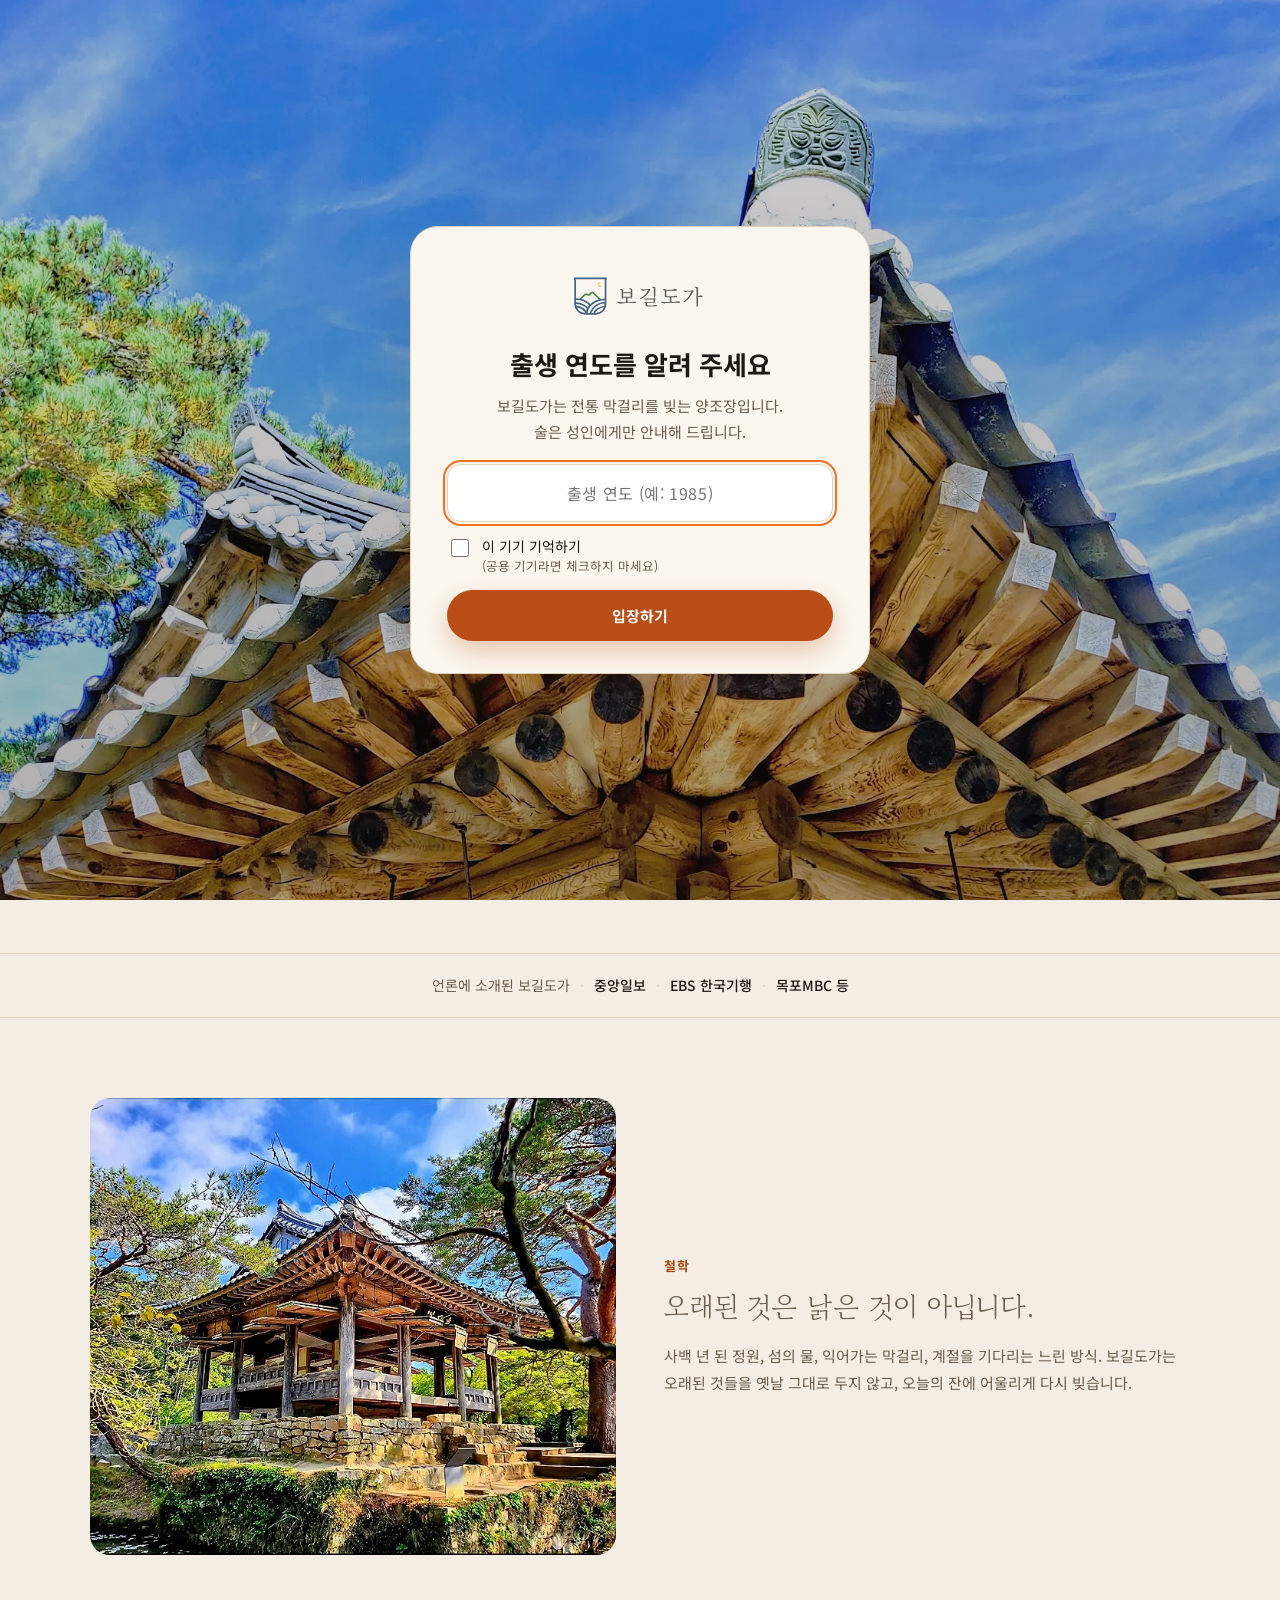
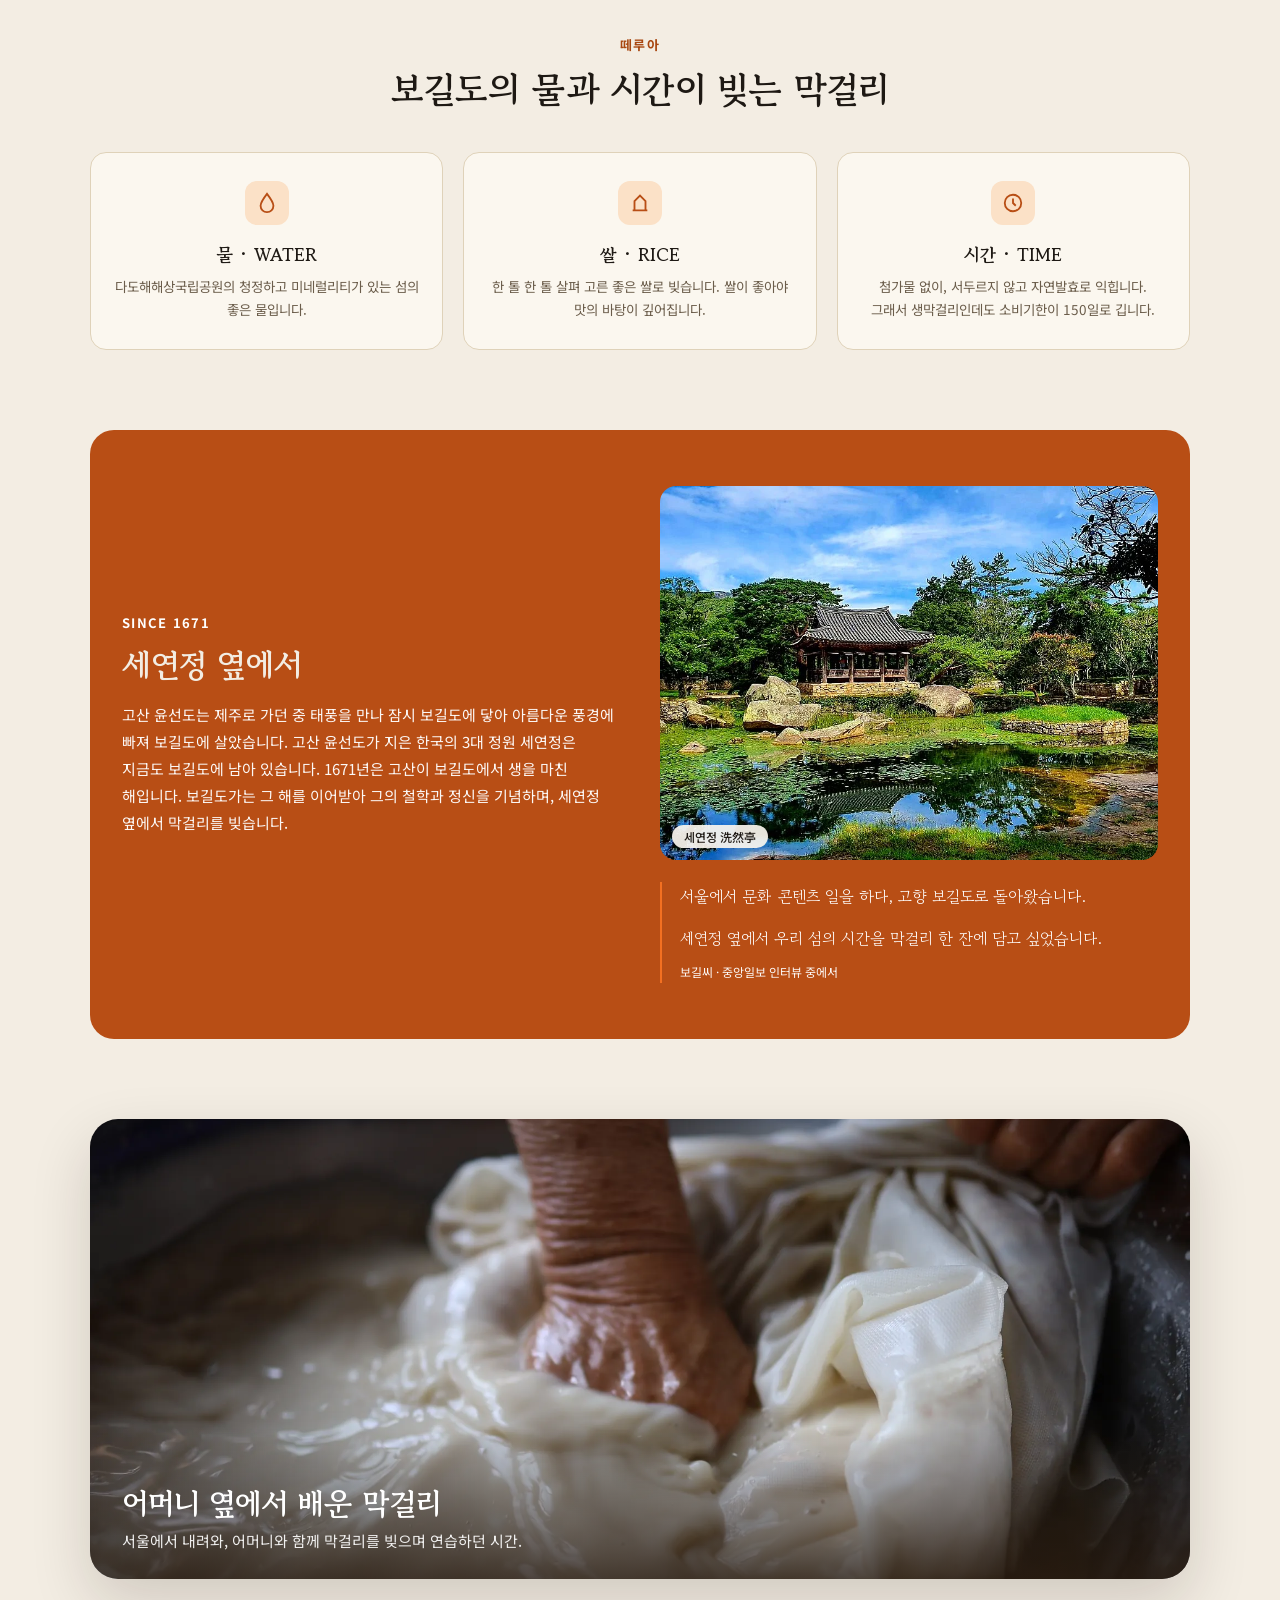
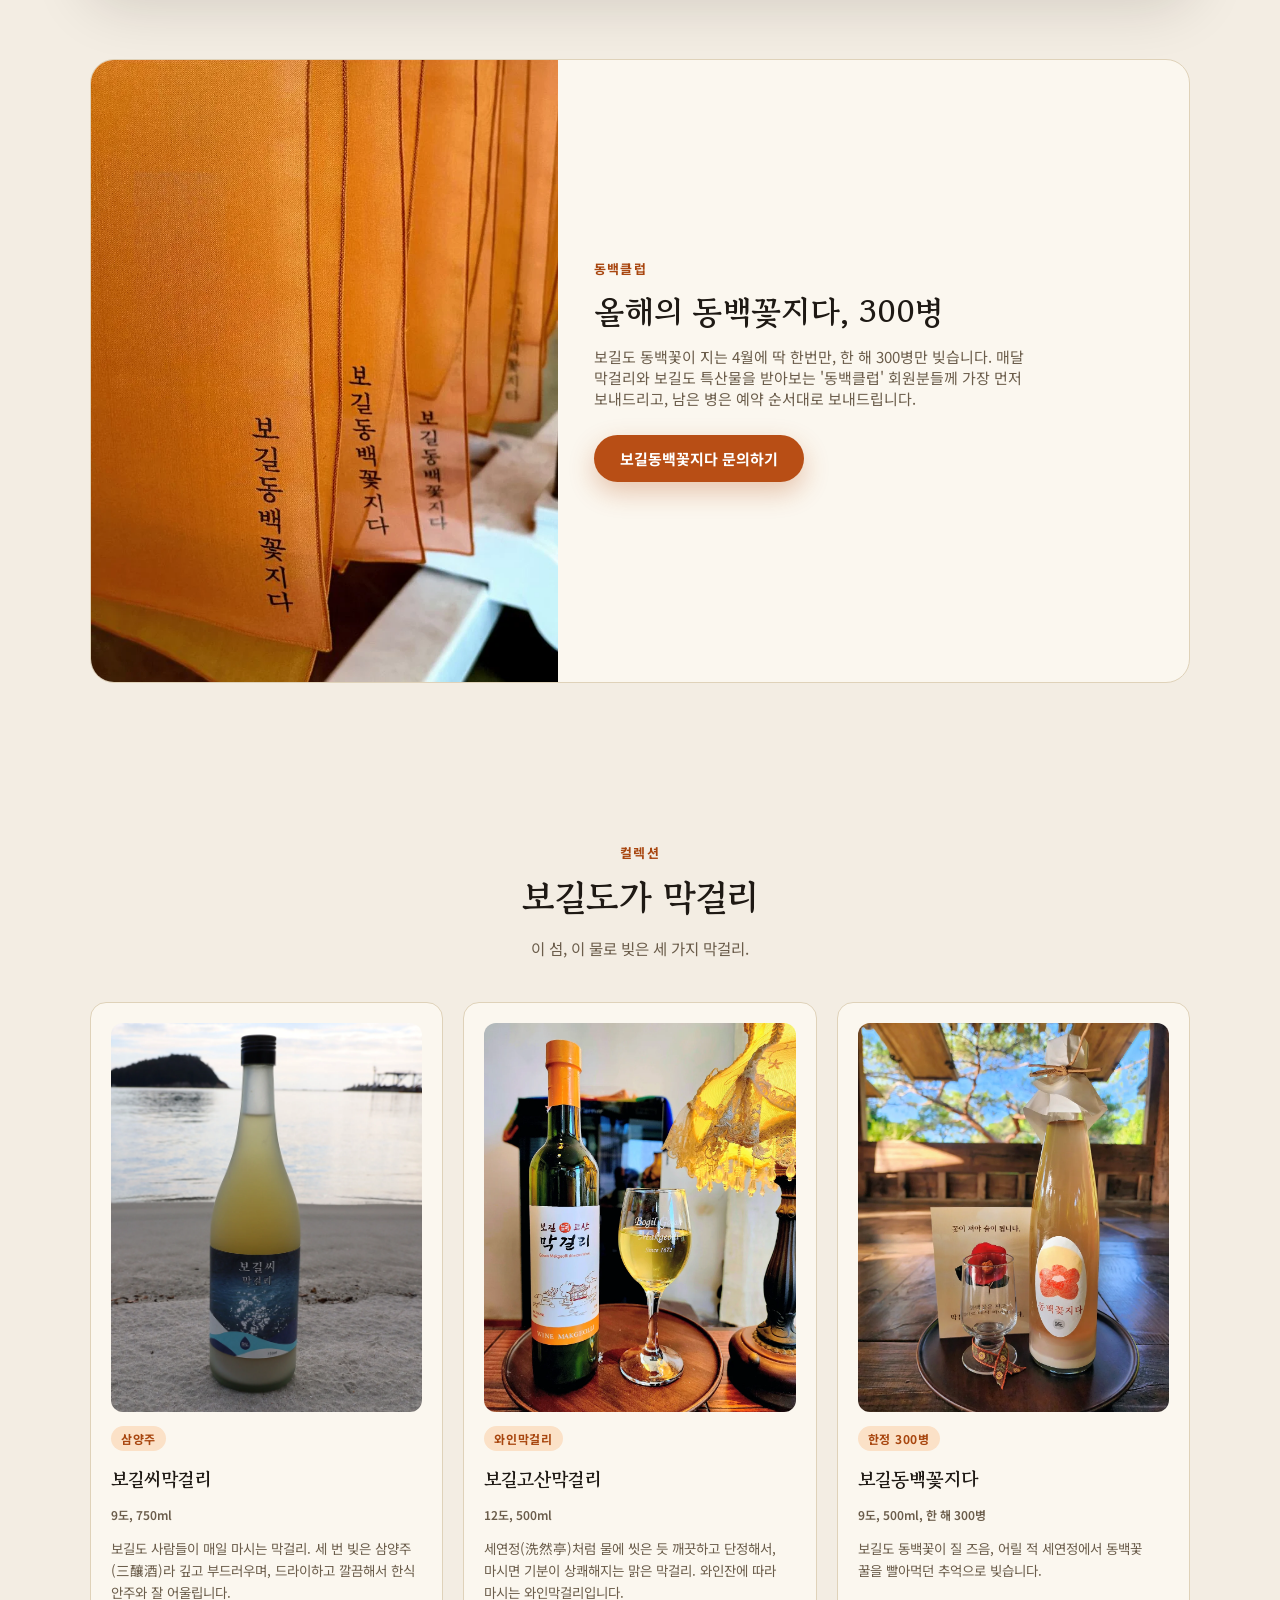
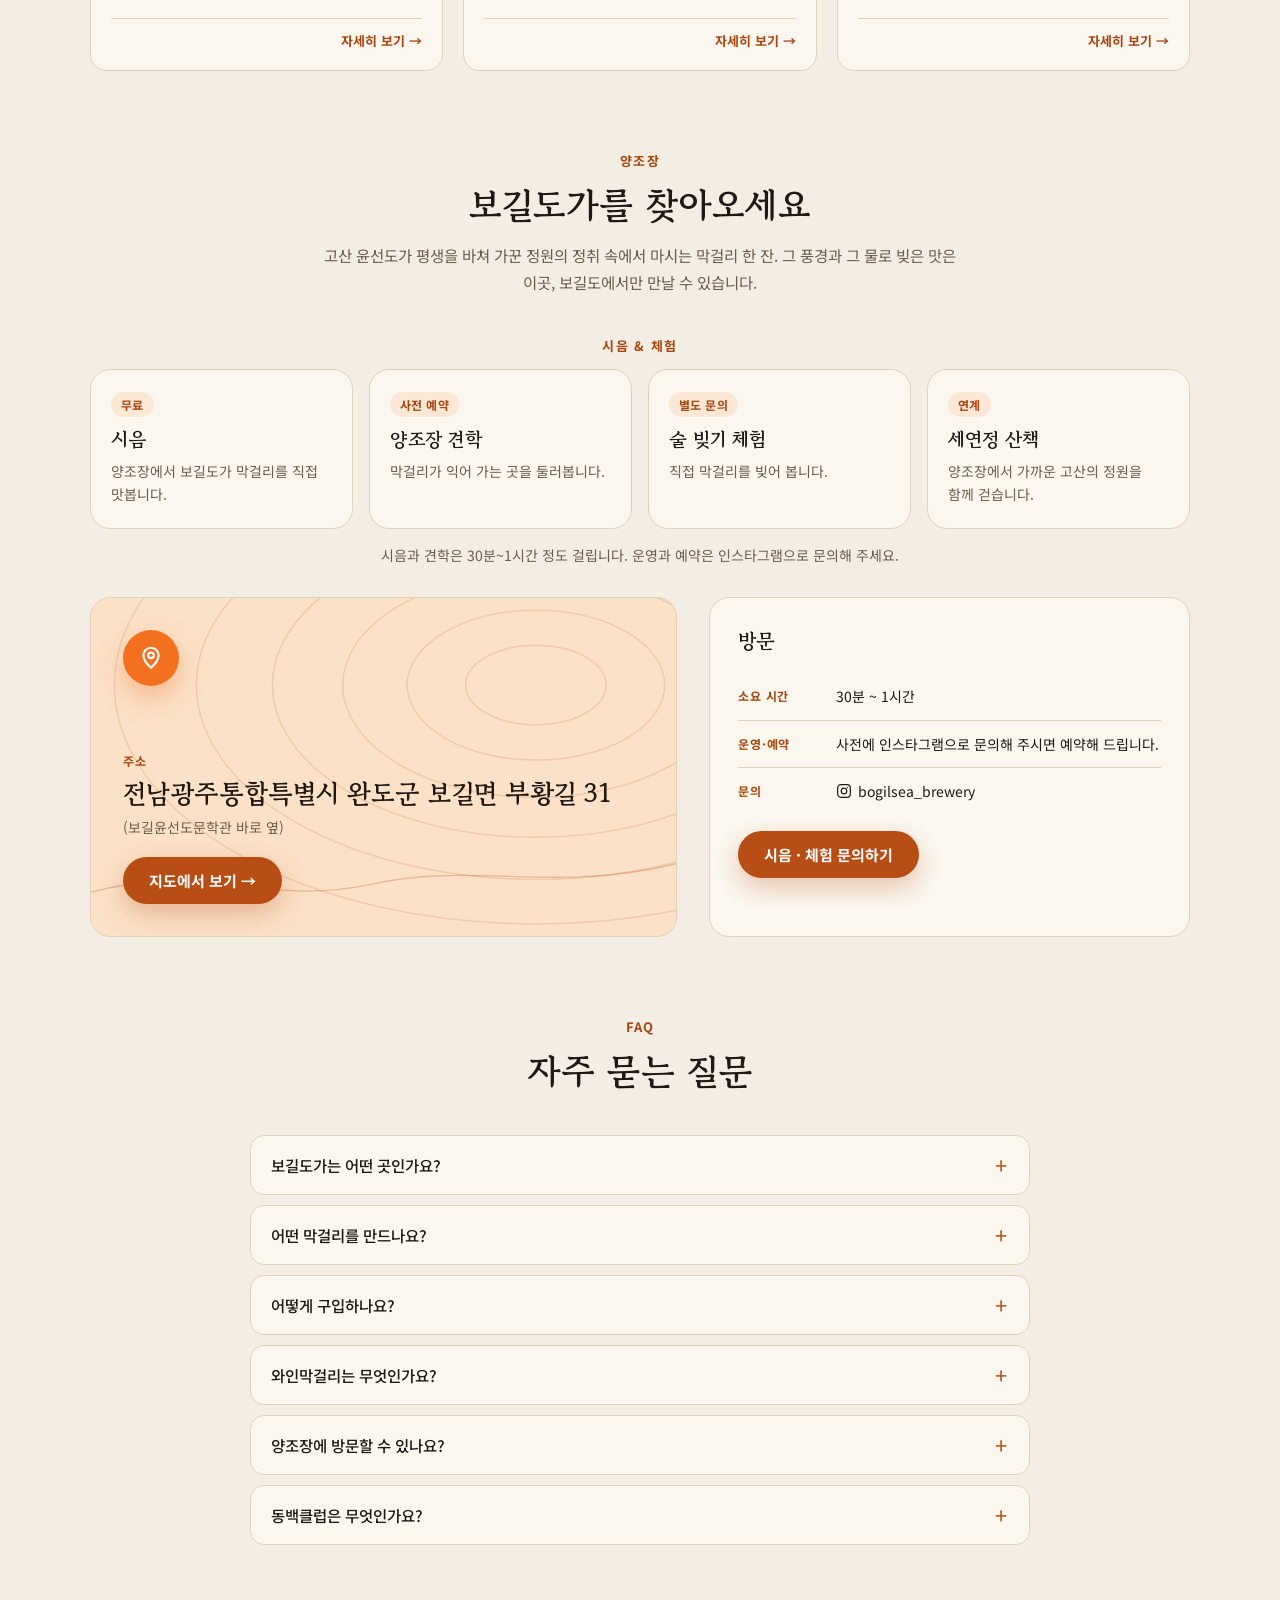
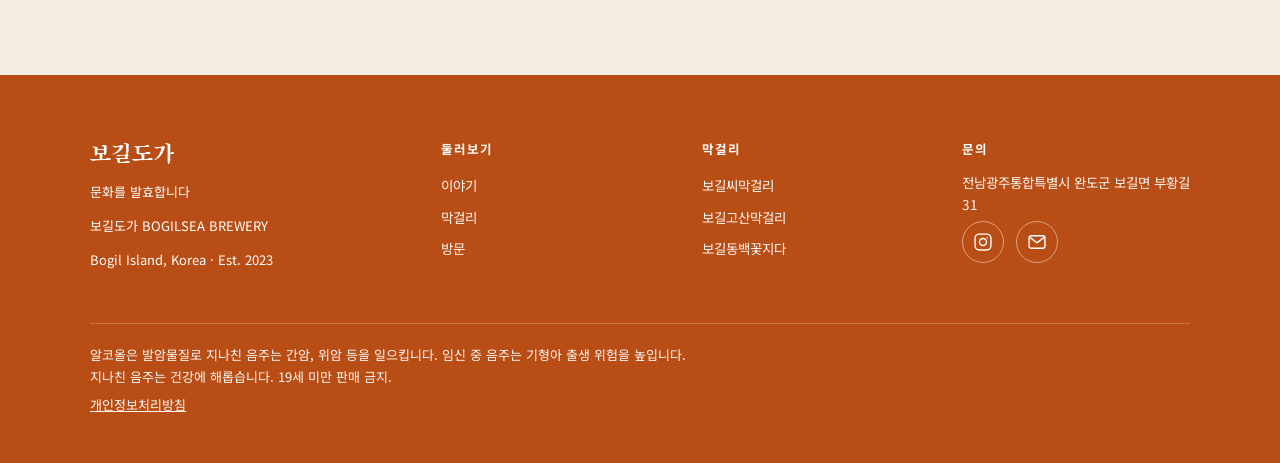
<file: index.html>
<!doctype html>
<html lang="ko">
<head>
<meta charset="utf-8">
<meta name="viewport" content="width=device-width, initial-scale=1, viewport-fit=cover">
<title>보길도가, 옛것을 위대하게 - 고산 윤선도의 섬 보길도 막걸리</title>
<meta name="description" content="보길도가는 고산 윤선도의 정원 세연정 옆에서 섬의 물로 막걸리를 빚습니다. 보길씨막걸리, 보길고산막걸리, 보길동백꽃지다.">
<link rel="canonical" href="https://bogilsea.com/">
<link rel="alternate" hreflang="ko" href="https://bogilsea.com/"><link rel="alternate" hreflang="en" href="https://bogilsea.com/en/"><link rel="alternate" hreflang="x-default" href="https://bogilsea.com/">
<meta name="robots" content="index,follow,max-image-preview:large">
<meta name="naver-site-verification" content="10f4b852807bdcfb7e4411a5003720b86f507a20">
<meta name="theme-color" content="#F3EDE3">
<link rel="alternate" type="application/rss+xml" title="보길도가" href="https://bogilsea.com/rss.xml">
<meta property="og:type" content="website"><meta property="og:site_name" content="보길도가"><meta property="og:locale" content="ko_KR">
<meta property="og:title" content="보길도가, 옛것을 위대하게 - 보길도에서 빚는 막걸리"><meta property="og:description" content="고산 윤선도가 사랑한 섬, 보길도에서 빚는 막걸리"><meta property="og:url" content="https://bogilsea.com/">
<meta property="og:image" content="https://bogilsea.com/assets/og-ko.png"><meta property="og:image:width" content="1200"><meta property="og:image:height" content="630">
<meta name="twitter:card" content="summary_large_image">
<link rel="icon" href="assets/favicon.svg" type="image/svg+xml"><link rel="apple-touch-icon" href="assets/apple-touch-icon.png">
<link rel="preconnect" href="https://fonts.googleapis.com"><link rel="preconnect" href="https://fonts.gstatic.com" crossorigin>
<link href="https://fonts.googleapis.com/css2?family=Gowun+Batang:wght@400;700&family=Song+Myung&family=Noto+Sans+KR:wght@400;500;700;900&display=swap" rel="stylesheet">
<link rel="stylesheet" href="assets/site.css?v=31">

<script type="application/ld+json">{"@context": "https://schema.org", "@graph": [{"@type": ["Brewery", "LocalBusiness"], "@id": "https://bogilsea.com/#brewery", "name": "보길도가", "alternateName": ["보길도가", "Bogilsea Brewery"], "url": "https://bogilsea.com/", "logo": "https://bogilsea.com/assets/logo-light.png", "image": "https://bogilsea.com/assets/hero-seyeonjeong.webp", "description": "보길도가는 전남 완도군 보길도, 고산 윤선도의 정원 세연정 옆에서 막걸리를 빚는 양조장입니다. 보길씨막걸리, 보길고산막걸리, 보길동백꽃지다를 만듭니다.", "slogan": "옛것을 위대하게", "foundingDate": "2023-04-01", "founder": {"@type": "Person", "name": "박영수", "alternateName": "보길씨"}, "address": {"@type": "PostalAddress", "streetAddress": "부황길 31", "addressLocality": "완도군 보길면", "addressRegion": "전남광주통합특별시", "addressCountry": "KR"}, "sameAs": ["https://www.instagram.com/bogilsea_brewery", "https://www.sooldalda.com/breweries/%EB%B3%B4%EA%B8%B8%EB%8F%84%EA%B0%80", "http://www.wandonews.com/news/articleView.html?idxno=301829"]}, {"@type": "WebSite", "@id": "https://bogilsea.com/#website", "url": "https://bogilsea.com/", "name": "보길도가", "inLanguage": "ko"}, {"@type": "ItemList", "itemListElement": [{"@type": "ListItem", "position": 1, "url": "https://bogilsea.com/ssi/", "name": "보길씨막걸리"}, {"@type": "ListItem", "position": 2, "url": "https://bogilsea.com/gosan/", "name": "보길고산막걸리"}, {"@type": "ListItem", "position": 3, "url": "https://bogilsea.com/dongbaek/", "name": "보길동백꽃지다"}]}, {"@type": "FAQPage", "mainEntity": [{"@type": "Question", "name": "보길도가는 어떤 곳인가요?", "acceptedAnswer": {"@type": "Answer", "text": "보길도가(BOGILSEA BREWERY)는 전남 완도군 보길도에 있는 막걸리 양조장입니다. 고산 윤선도의 정원 세연정 옆에서 보길도의 물로 막걸리를 빚습니다. 브랜드 철학은 \"옛것을 위대하게\"입니다."}}, {"@type": "Question", "name": "어떤 막걸리를 만드나요?", "acceptedAnswer": {"@type": "Answer", "text": "세 가지를 빚습니다. 매일 마시는 삼양주 보길씨막걸리(9도), 와인잔에 따라 마시는 맑은 보길고산막걸리(12도), 동백꽃이 질 즈음 한 해 300병만 빚는 보길동백꽃지다(9도)입니다."}}, {"@type": "Question", "name": "어떻게 구입하나요?", "acceptedAnswer": {"@type": "Answer", "text": "인스타그램 @bogilsea_brewery 프로필 링크의 구글폼을 작성해 주시면 주문이 접수됩니다."}}, {"@type": "Question", "name": "와인막걸리는 무엇인가요?", "acceptedAnswer": {"@type": "Answer", "text": "보길고산막걸리를 가리킵니다. 탁하지 않고 맑게 떠낸 12도 막걸리로, 와인잔에 차게 따라 화이트 와인처럼 천천히 마시기 좋습니다."}}, {"@type": "Question", "name": "양조장에 방문할 수 있나요?", "acceptedAnswer": {"@type": "Answer", "text": "네, 양조장에 방문하실 수 있습니다. 사전에 연락 주시면 예약해 드립니다. 인스타그램으로 문의해 주세요."}}, {"@type": "Question", "name": "동백클럽은 무엇인가요?", "acceptedAnswer": {"@type": "Answer", "text": "매달 보길도가 막걸리와 보길도 특산물을 받아보는 구독 모임입니다. 회원에게는 한 해 300병 빚는 보길동백꽃지다를 가장 먼저 보내드립니다. 가입은 인스타그램 @bogilsea_brewery로 문의해 주세요."}}]}]}</script>
<script>(function(){var ok=0;try{ok=localStorage.getItem('bogilsea_age_ok')==='1'||sessionStorage.getItem('bogilsea_age_ok')==='1'}catch(e){}if(!ok)document.documentElement.className+=' age-pending'})();</script><!-- Google tag (gtag.js) -->
<script async src="https://www.googletagmanager.com/gtag/js?id=G-2MM0JDY4N4"></script>
<script>
  window.dataLayer = window.dataLayer || [];
  function gtag(){dataLayer.push(arguments);}
  gtag('js', new Date());
  gtag('config', 'G-2MM0JDY4N4');
</script>
</head>
<body>
<a class="skip" href="#main" style="position:absolute;left:-999px;top:8px;background:#B84E15;color:#fff;padding:8px 14px;z-index:99;border-radius:8px" onfocus="this.style.left='8px'" onblur="this.style.left='-999px'">본문으로 건너뛰기</a>
<header class="nav" id="siteNav"><div class="wrap nav-inner"><a class="brand-mark" href="./" aria-label="보길도가 처음으로"><img src="assets/logo.svg" alt="" class="brand-logo" width="84" height="34"></a><nav class="links" aria-label="Main"><a href="#collection">막걸리</a></nav><div class="nav-right"><a class="lang" href="en/" hreflang="en" lang="en">EN</a><a class="nav-cta" href="#visit">방문 문의하기 →</a></div></div></header>
<main class="wrap" id="main">
<section class="hero-section"><div class="hero-grid"><div class="hero-copy"><h1>옛것을 위대하게,<br/>보길도가</h1><p class="desc">고산 윤선도가 사랑한 섬, 보길도에서 빚는 수제 막걸리</p><div class="hero-actions"><a class="btn-primary" href="#collection">막걸리 보러가기</a></div></div><div class="hero-media"><div class="hero-wash"></div><div class="art-collage"><img src="assets/hero-bottle.webp" alt="세연정 마루 난간에 놓인 보길고산막걸리 병, 뒤로 연못과 단풍 든 숲" class="collage-img" fetchpriority="high" width="1500" height="2000"></div><div class="art-collage-secondary"><img src="assets/detail-eaves.webp" alt="세연정 처마 아래에서 올려다본 모습" class="collage-img" width="750" height="1000"></div></div></div><div class="press">언론에 소개된 보길도가<span class="dot">·</span><b>중앙일보</b><span class="dot">·</span><b>EBS 한국기행</b><span class="dot">·</span><b>목포MBC 등</b></div></section>
<section id="philosophy"><div class="philosophy"><div class="art"><img src="assets/hero-primary.webp" alt="보길도 세연정 전경" loading="lazy" width="686" height="596"></div><div><span class="eyebrow-plain">철학</span><p class="quote">오래된 것은 낡은 것이 아닙니다.</p><p>사백 년 된 정원, 섬의 물, 익어가는 막걸리, 계절을 기다리는 느린 방식. 보길도가는 오래된 것들을 옛날 그대로 두지 않고, 오늘의 잔에 어울리게 다시 빚습니다.</p></div></div></section>
<section style="padding-top:0;"><div class="section-head"><span class="eyebrow-plain">떼루아</span><h2>보길도의 물과 시간이 빚는 막걸리</h2></div><div class="terroir"><div class="terroir-card"><div class="mark"><svg viewBox="0 0 24 24" fill="none" stroke="#B84E15" stroke-width="2"><path d="M12 2C12 2 5 11 5 15a7 7 0 0 0 14 0c0-4-7-13-7-13z"/></svg></div><h3>물 · WATER</h3><p>다도해해상국립공원의 청정하고 미네럴리티가 있는 섬의 좋은 물입니다.</p></div><div class="terroir-card"><div class="mark"><svg viewBox="0 0 24 24" fill="none" stroke="#B84E15" stroke-width="2"><path d="M4 20h16M6 20V10l6-6 6 6v10"/></svg></div><h3>쌀 · RICE</h3><p>한 톨 한 톨 살펴 고른 좋은 쌀로 빚습니다. 쌀이 좋아야 맛의 바탕이 깊어집니다.</p></div><div class="terroir-card"><div class="mark"><svg viewBox="0 0 24 24" fill="none" stroke="#B84E15" stroke-width="2"><circle cx="12" cy="12" r="9"/><path d="M12 7v5l3 3"/></svg></div><h3>시간 · TIME</h3><p>첨가물 없이, 서두르지 않고 자연발효로 익힙니다. 그래서 생막걸리인데도 소비기한이 150일로 깁니다.</p></div></div></section>
<section id="story" style="padding-top:0;"><div class="story-band"><div><span class="eyebrow-plain">Since 1671</span><h2>세연정 옆에서</h2><p>고산 윤선도는 제주로 가던 중 태풍을 만나 잠시 보길도에 닿아 아름다운 풍경에 빠져 보길도에 살았습니다. 고산 윤선도가 지은 한국의 3대 정원 세연정은 지금도 보길도에 남아 있습니다. 1671년은 고산이 보길도에서 생을 마친 해입니다. 보길도가는 그 해를 이어받아 그의 철학과 정신을 기념하며, 세연정 옆에서 막걸리를 빚습니다.</p></div><div class="story-media"><div class="art"><img src="assets/history-pond.webp" alt="세연정 옆 연못과 정자 풍경" class="collage-img" loading="lazy" width="806" height="788"><span class="cap">세연정 洗然亭</span></div><blockquote><span class="q">서울에서 문화 콘텐츠 일을 하다, 고향 보길도로 돌아왔습니다.</span><span class="q">세연정 옆에서 우리 섬의 시간을 막걸리 한 잔에 담고 싶었습니다.</span><small>보길씨 · 중앙일보 인터뷰 중에서</small></blockquote></div></div></section>
<section style="padding-top:0;"><figure class="mom-band"><img src="assets/mother-hands.webp" alt="막걸리를 거르는 어머니의 손" loading="lazy" width="2000" height="1333"><figcaption><b>어머니 옆에서 배운 막걸리</b><span>서울에서 내려와, 어머니와 함께 막걸리를 빚으며 연습하던 시간.</span></figcaption></figure></section>
<section style="padding-top:0;"><div class="cta-split"><div class="cta-media"><img width="750" height="1000" src="assets/ribbon.webp" alt="보길동백꽃지다 라고 적힌 주황 보자기들이 나란히 걸려 있는 모습" class="cta-media-img" loading="lazy"></div><div class="cta-copy"><span class="eyebrow-plain">동백클럽</span><h2>올해의 동백꽃지다, 300병</h2><p>보길도 동백꽃이 지는 4월에 딱 한번만, 한 해 300병만 빚습니다. 매달 막걸리와 보길도 특산물을 받아보는 &#x27;동백클럽&#x27; 회원분들께 가장 먼저 보내드리고, 남은 병은 예약 순서대로 보내드립니다.</p><a class="btn-primary" href="https://ig.me/m/bogilsea_brewery">보길동백꽃지다 문의하기</a></div></div></section>
<section id="collection"><div class="section-head"><span class="eyebrow-plain">컬렉션</span><h2>보길도가 막걸리</h2><p>이 섬, 이 물로 빚은 세 가지 막걸리.</p></div><div class="products"><a class="product-card" href="ssi/" style="text-decoration:none;color:inherit"><div class="product-thumb"><img width="1400" height="1866" src="assets/ssi-bottle.webp" alt="보길도 해변에 놓인 보길씨막걸리 병, 파도 라벨과 9도 표기" class="product-img" loading="lazy"></div><span class="tag">삼양주</span><h3>보길씨막걸리</h3><div class="spec">9도, 750ml</div><p>보길도 사람들이 매일 마시는 막걸리. 세 번 빚은 삼양주(三釀酒)라 깊고 부드러우며, 드라이하고 깔끔해서 한식 안주와 잘 어울립니다.</p><div class="product-foot"><span></span><span class="link-arrow">자세히 보기 →</span></div></a><a class="product-card" href="gosan/" style="text-decoration:none;color:inherit"><div class="product-thumb"><img width="1100" height="1375" src="assets/gosan-glass.webp" alt="와인잔에 따른 보길고산막걸리, 옆에 놓인 병" class="product-img product-img-gosan" loading="lazy"></div><span class="tag">와인막걸리</span><h3>보길고산막걸리</h3><div class="spec">12도, 500ml</div><p>세연정(洗然亭)처럼 물에 씻은 듯 깨끗하고 단정해서, 마시면 기분이 상쾌해지는 맑은 막걸리. 와인잔에 따라 마시는 와인막걸리입니다.</p><div class="product-foot"><span></span><span class="link-arrow">자세히 보기 →</span></div></a><a class="product-card" href="dongbaek/" style="text-decoration:none;color:inherit"><div class="product-thumb"><img width="1100" height="1375" src="assets/dongbaek-bottle.webp" alt="정자 마루에 놓인 보길동백꽃지다, 동백꽃 라벨과 잔" class="product-img" loading="lazy"></div><span class="tag">한정 300병</span><h3>보길동백꽃지다</h3><div class="spec">9도, 500ml, 한 해 300병</div><p>보길도 동백꽃이 질 즈음, 어릴 적 세연정에서 동백꽃 꿀을 빨아먹던 추억으로 빚습니다.</p><div class="product-foot"><span></span><span class="link-arrow">자세히 보기 →</span></div></a></div></section>
<section id="visit" style="padding-top:0;"><div class="section-head"><span class="eyebrow-plain">양조장</span><h2>보길도가를 찾아오세요</h2><p>고산 윤선도가 평생을 바쳐 가꾼 정원의 정취 속에서 마시는 막걸리 한 잔. 그 풍경과 그 물로 빚은 맛은 이곳, 보길도에서만 만날 수 있습니다.</p></div><div class="programs"><span class="eyebrow-plain">시음 & 체험</span><div class="program-grid"><div class="program"><span class="tag">무료</span><h3>시음</h3><p>양조장에서 보길도가 막걸리를 직접 맛봅니다.</p></div><div class="program"><span class="tag">사전 예약</span><h3>양조장 견학</h3><p>막걸리가 익어 가는 곳을 둘러봅니다.</p></div><div class="program"><span class="tag">별도 문의</span><h3>술 빚기 체험</h3><p>직접 막걸리를 빚어 봅니다.</p></div><div class="program"><span class="tag">연계</span><h3>세연정 산책</h3><p>양조장에서 가까운 고산의 정원을 함께 걷습니다.</p></div></div><p class="programs-note">시음과 견학은 30분~1시간 정도 걸립니다. 운영과 예약은 인스타그램으로 문의해 주세요.</p></div><div class="visit"><div class="map-card"><svg class="contours" viewBox="0 0 500 380" preserveAspectRatio="xMidYMid slice" aria-hidden="true" fill="none" stroke="#B84E15" stroke-width="1.2"><g opacity=".16"><ellipse cx="380" cy="120" rx="60" ry="34"/><ellipse cx="380" cy="120" rx="110" ry="64"/><ellipse cx="380" cy="120" rx="165" ry="96"/><ellipse cx="380" cy="120" rx="225" ry="130"/><ellipse cx="380" cy="120" rx="290" ry="166"/><ellipse cx="380" cy="120" rx="360" ry="204"/></g><path d="M-10,300 C80,270 150,310 240,290 C330,270 400,300 510,270" opacity=".28"/></svg><span class="pin"><svg viewBox="0 0 24 24" width="26" height="26" fill="none" stroke="#fff" stroke-width="2" stroke-linecap="round" stroke-linejoin="round" aria-hidden="true"><path d="M12 21s-7-6.1-7-11.5a7 7 0 0 1 14 0C19 14.9 12 21 12 21z"/><circle cx="12" cy="9.5" r="2.6"/></svg></span><div class="map-body"><span class="k">주소</span><p class="addr">전남광주통합특별시 완도군 보길면 부황길 31</p><p class="near">(보길윤선도문학관 바로 옆)</p><a class="btn-primary" href="https://map.naver.com/p/search/%EC%A0%84%EB%9D%BC%EB%82%A8%EB%8F%84%20%EC%99%84%EB%8F%84%EA%B5%B0%20%EB%B3%B4%EA%B8%B8%EB%A9%B4%20%EB%B6%80%ED%99%A9%EA%B8%B8%2031" target="_blank" rel="noopener">지도에서 보기 →</a></div></div><div class="visit-info"><h3>방문</h3><div class="visit-row"><div class="k">소요 시간</div><div class="v">30분 ~ 1시간</div></div><div class="visit-row"><div class="k">운영·예약</div><div class="v">사전에 인스타그램으로 문의해 주시면 예약해 드립니다.</div></div><div class="visit-row"><div class="k">문의</div><div class="v"><a href="https://ig.me/m/bogilsea_brewery"><svg width="16" height="16" viewBox="0 0 24 24" fill="none" stroke="currentColor" stroke-width="1.8" aria-hidden="true"><rect x="2.5" y="2.5" width="19" height="19" rx="5"/><circle cx="12" cy="12" r="4.2"/><circle cx="17.2" cy="6.8" r="0.9" fill="currentColor" stroke="none"/></svg> bogilsea_brewery</a></div></div><a class="btn-primary" href="https://ig.me/m/bogilsea_brewery">시음 · 체험 문의하기</a></div></div></section>
<section id="contact" style="padding-top:0;"><div class="section-head"><span class="eyebrow-plain">FAQ</span><h2>자주 묻는 질문</h2></div><div class="faq"><details><summary>보길도가는 어떤 곳인가요?</summary><p>보길도가(BOGILSEA BREWERY)는 전남 완도군 보길도에 있는 막걸리 양조장입니다. 고산 윤선도의 정원 세연정 옆에서 보길도의 물로 막걸리를 빚습니다. 브랜드 철학은 "옛것을 위대하게"입니다.</p></details><details><summary>어떤 막걸리를 만드나요?</summary><p>세 가지를 빚습니다. 매일 마시는 삼양주 보길씨막걸리(9도), 와인잔에 따라 마시는 맑은 보길고산막걸리(12도), 동백꽃이 질 즈음 한 해 300병만 빚는 보길동백꽃지다(9도)입니다.</p></details><details><summary>어떻게 구입하나요?</summary><p>인스타그램 @bogilsea_brewery 프로필 링크의 구글폼을 작성해 주시면 주문이 접수됩니다.</p></details><details><summary>와인막걸리는 무엇인가요?</summary><p>보길고산막걸리를 가리킵니다. 탁하지 않고 맑게 떠낸 12도 막걸리로, 와인잔에 차게 따라 화이트 와인처럼 천천히 마시기 좋습니다.</p></details><details><summary>양조장에 방문할 수 있나요?</summary><p>네, 양조장에 방문하실 수 있습니다. 사전에 연락 주시면 예약해 드립니다. 인스타그램으로 문의해 주세요.</p></details><details><summary>동백클럽은 무엇인가요?</summary><p>매달 보길도가 막걸리와 보길도 특산물을 받아보는 구독 모임입니다. 회원에게는 한 해 300병 빚는 보길동백꽃지다를 가장 먼저 보내드립니다. 가입은 인스타그램 @bogilsea_brewery로 문의해 주세요.</p></details></div></section>
</main>
<footer><div class="wrap"><div class="footer-grid"><div><div class="footer-brand" translate="no">보길도가</div><p class="footer-tag">문화를 발효합니다</p><p class="footer-tag" style="margin-top:6px">보길도가 BOGILSEA BREWERY</p><p class="footer-tag" style="margin-top:6px">Bogil Island, Korea · Est. 2023</p></div><div><h3>둘러보기</h3><ul><li><a href="#story">이야기</a></li><li><a href="#collection">막걸리</a></li><li><a href="#visit">방문</a></li></ul></div><div><h3>막걸리</h3><ul><li><a href="ssi/">보길씨막걸리</a></li><li><a href="gosan/">보길고산막걸리</a></li><li><a href="dongbaek/">보길동백꽃지다</a></li></ul></div><div><h3>문의</h3><ul><li>전남광주통합특별시 완도군 보길면 부황길 31</li><li class="footer-icons"><a class="icon-link" href="https://www.instagram.com/bogilsea_brewery" aria-label="Instagram" target="_blank" rel="noopener"><svg width="20" height="20" viewBox="0 0 24 24" fill="none" stroke="currentColor" stroke-width="1.7" aria-hidden="true"><rect x="2.5" y="2.5" width="19" height="19" rx="5"/><circle cx="12" cy="12" r="4.2"/><circle cx="17.2" cy="6.8" r="0.9" fill="currentColor" stroke="none"/></svg></a><a class="icon-link" href="mailto:bogilsea@bogilsea.com" aria-label="이메일 보내기"><svg width="20" height="20" viewBox="0 0 24 24" fill="none" stroke="currentColor" stroke-width="1.7" aria-hidden="true"><rect x="2.5" y="4.5" width="19" height="15" rx="2.5"/><path d="M3.5 6.5l8.5 6.5 8.5-6.5"/></svg></a></li></ul></div></div><div class="footer-bottom">알코올은 발암물질로 지나친 음주는 간암, 위암 등을 일으킵니다. 임신 중 음주는 기형아 출생 위험을 높입니다.<br>지나친 음주는 건강에 해롭습니다. 19세 미만 판매 금지.<br><a href="privacy/">개인정보처리방침</a></div></div></footer>
<script>(function(){var n=document.getElementById("siteNav");if(!n)return;var f=function(){n.classList.toggle("scrolled",window.scrollY>8)};f();window.addEventListener("scroll",f,{passive:true})})();</script>
<div id="agegate" role="dialog" aria-modal="true" aria-labelledby="ag-h" data-bad="출생 연도 4자리를 입력해 주세요." data-deny="19세 미만은 입장할 수 없습니다. 성인이 되신 뒤에 찾아와 주세요."><div class="ag-card"><img width="966" height="391" class="ag-logo" src="assets/logo.svg" alt=""><h2 id="ag-h">출생 연도를 알려 주세요</h2><p>보길도가는 전통 막걸리를 빚는 양조장입니다.<br>술은 성인에게만 안내해 드립니다.</p><form novalidate><input type="text" name="birth_year" spellcheck="false" inputmode="numeric" maxlength="4" autocomplete="bday-year" placeholder="출생 연도 (예: 1985)" aria-label="출생 연도"><label class="ag-rem"><input type="checkbox"><span>이 기기 기억하기 <em>(공용 기기라면 체크하지 마세요)</em></span></label><p class="ag-msg" role="alert" hidden></p><button type="submit" class="btn-primary ag-yes">입장하기</button></form></div></div><script>(function(){var g=document.getElementById('agegate');if(!g)return;var f=g.querySelector('form'),i=g.querySelector('input[type=text]'),c=g.querySelector('input[type=checkbox]'),m=g.querySelector('.ag-msg');function lock(on){Array.prototype.forEach.call(document.body.children,function(n){if(n!==g&&n.tagName!=='SCRIPT'&&n.tagName!=='NOSCRIPT')n.inert=on})}f.addEventListener('submit',function(e){e.preventDefault();var v=i.value.replace(/\D/g,''),Y=new Date().getFullYear(),y=parseInt(v,10);g.classList.remove('denied');if(v.length!==4||y<1900||y>Y){m.textContent=g.getAttribute('data-bad');m.hidden=false;i.focus();return}if(Y-y<19){m.textContent=g.getAttribute('data-deny');m.hidden=false;return}try{(c.checked?localStorage:sessionStorage).setItem('bogilsea_age_ok','1')}catch(x){}document.documentElement.classList.remove('age-pending');lock(false)});if(document.documentElement.classList.contains('age-pending')){lock(true);i.focus()}})();</script></body></html>
</file>
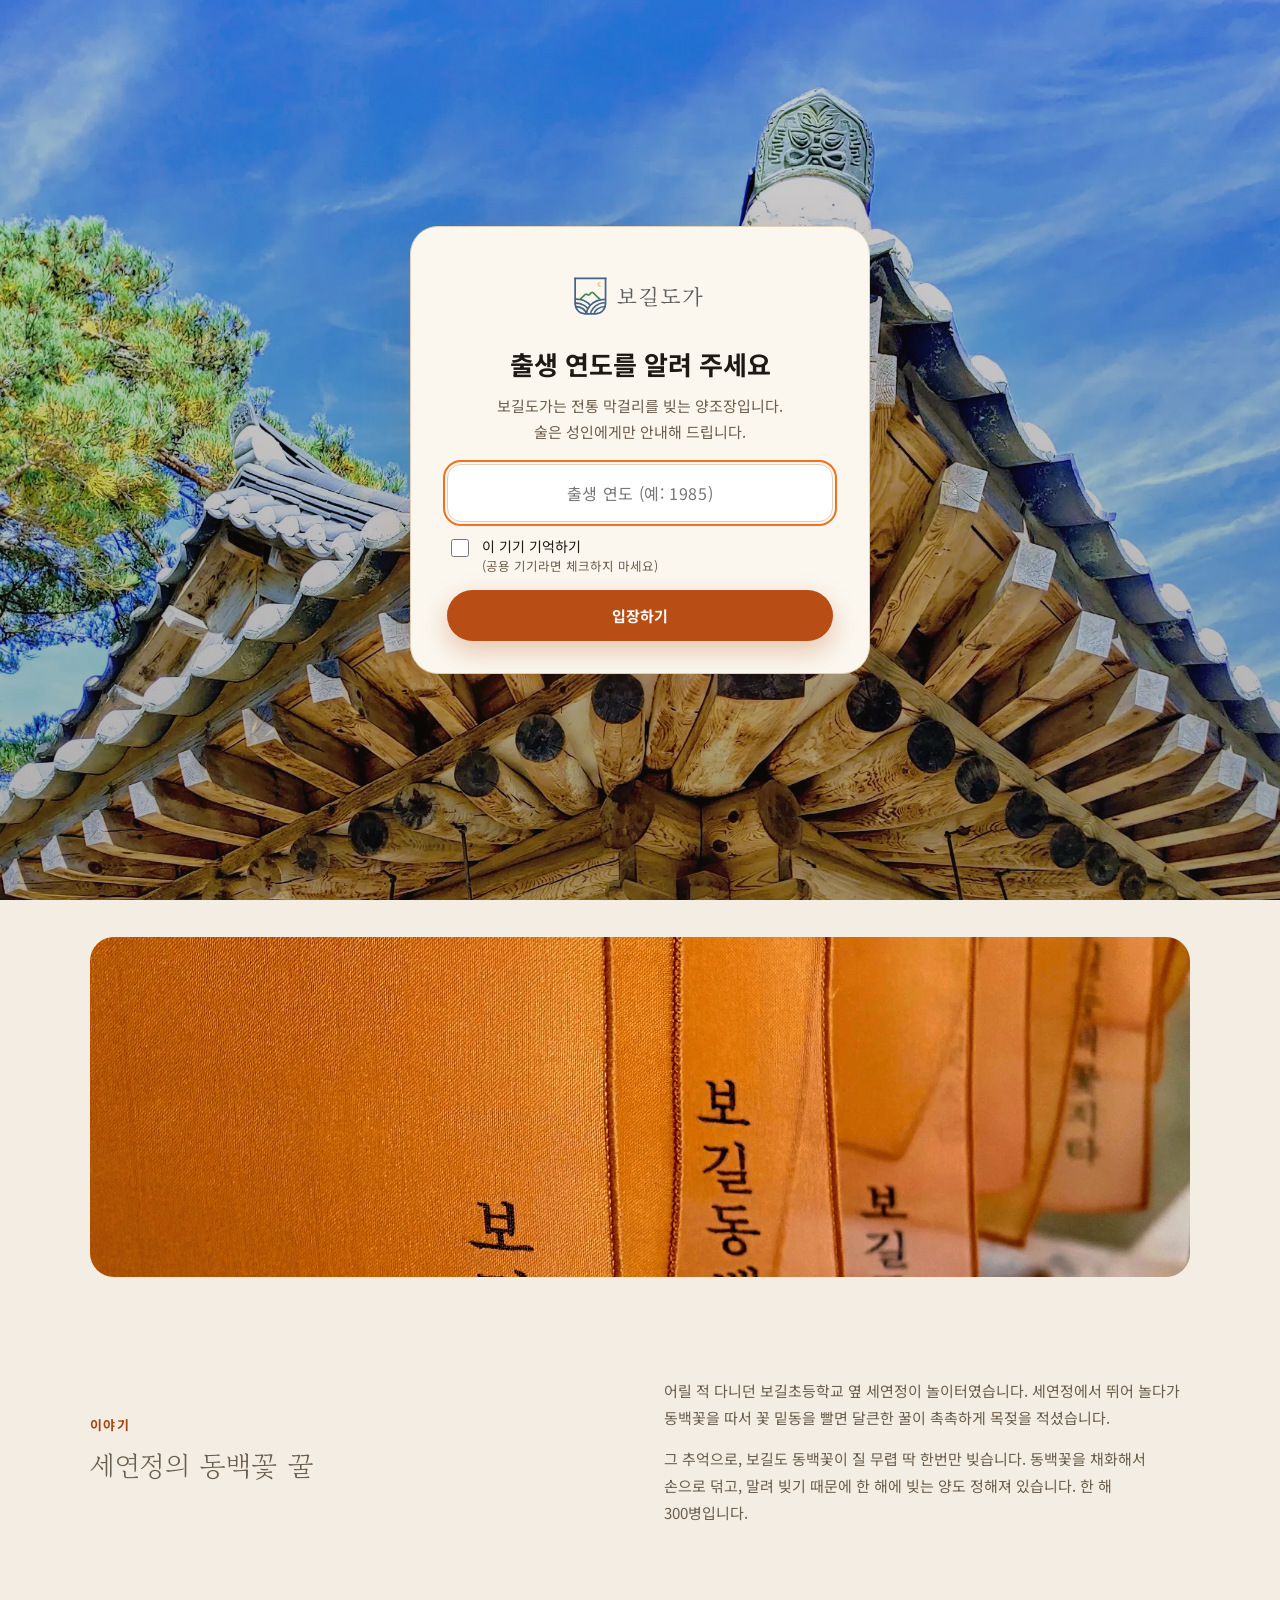
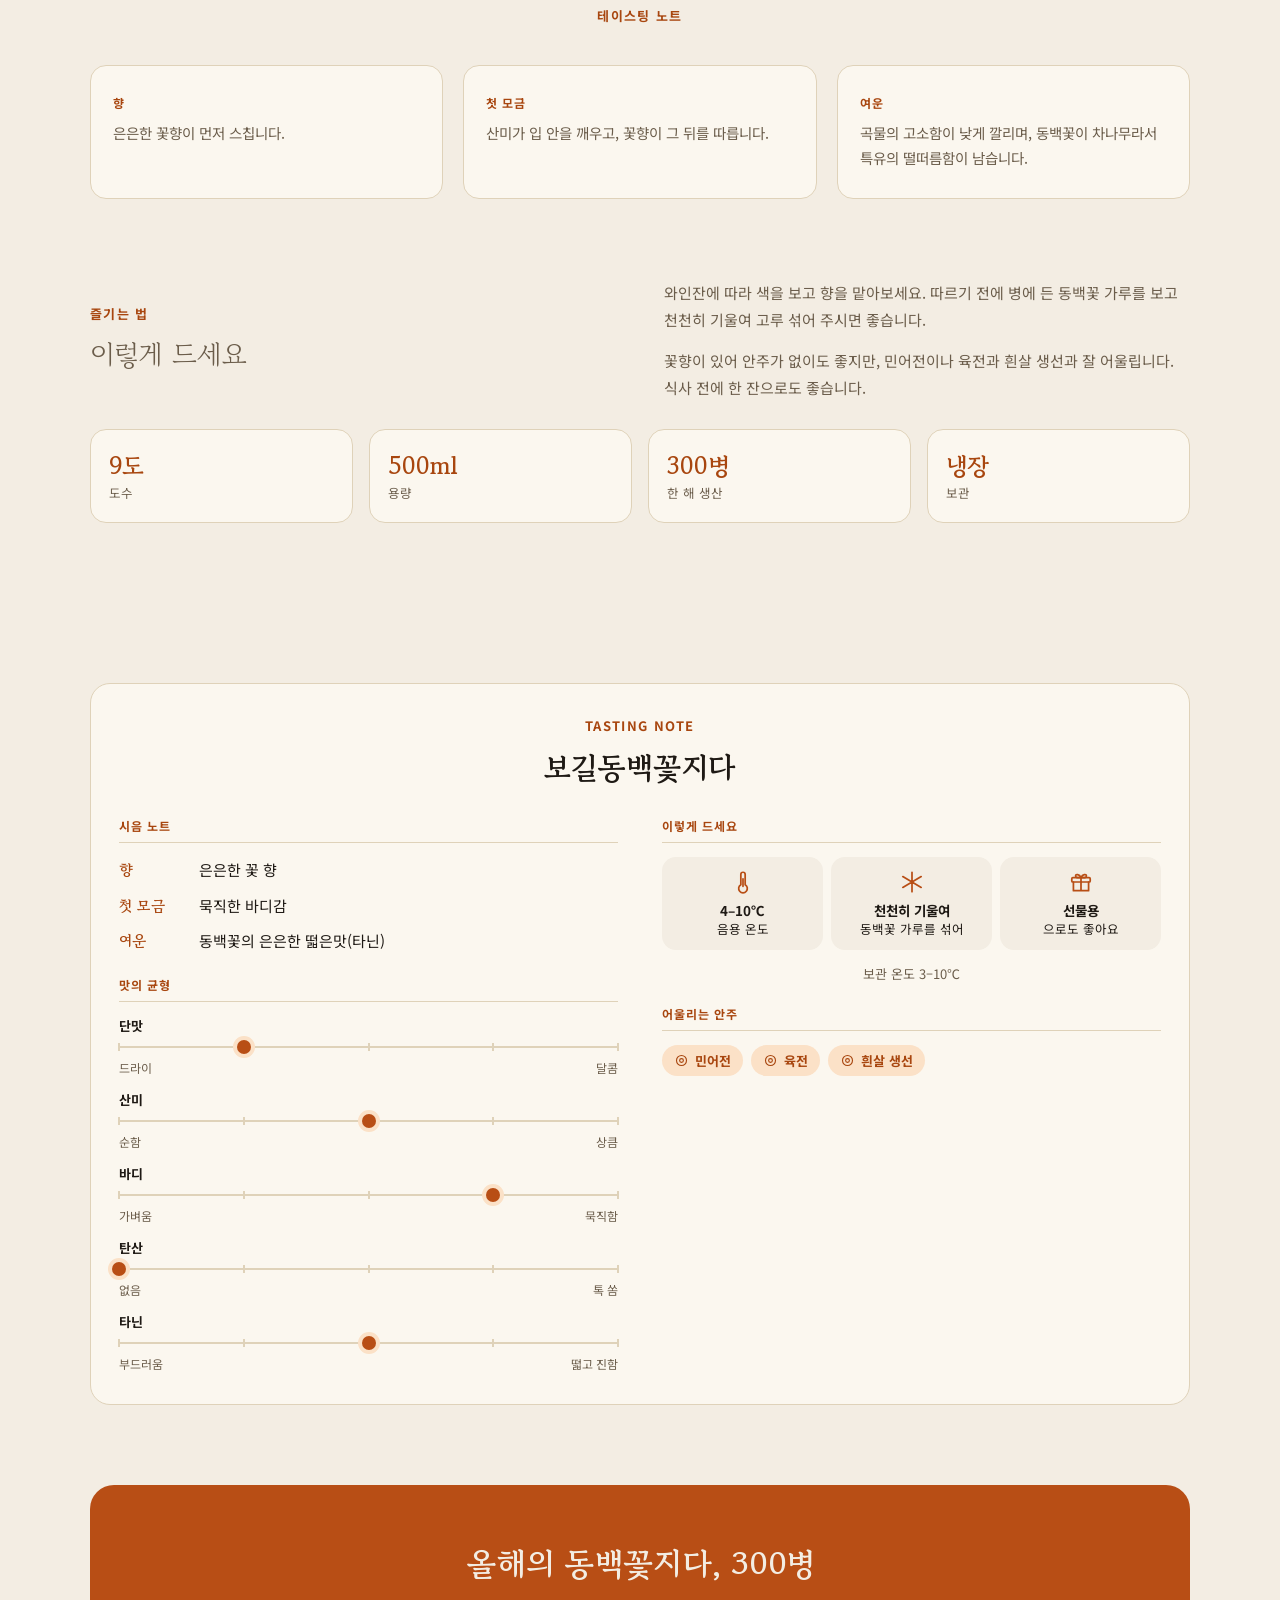
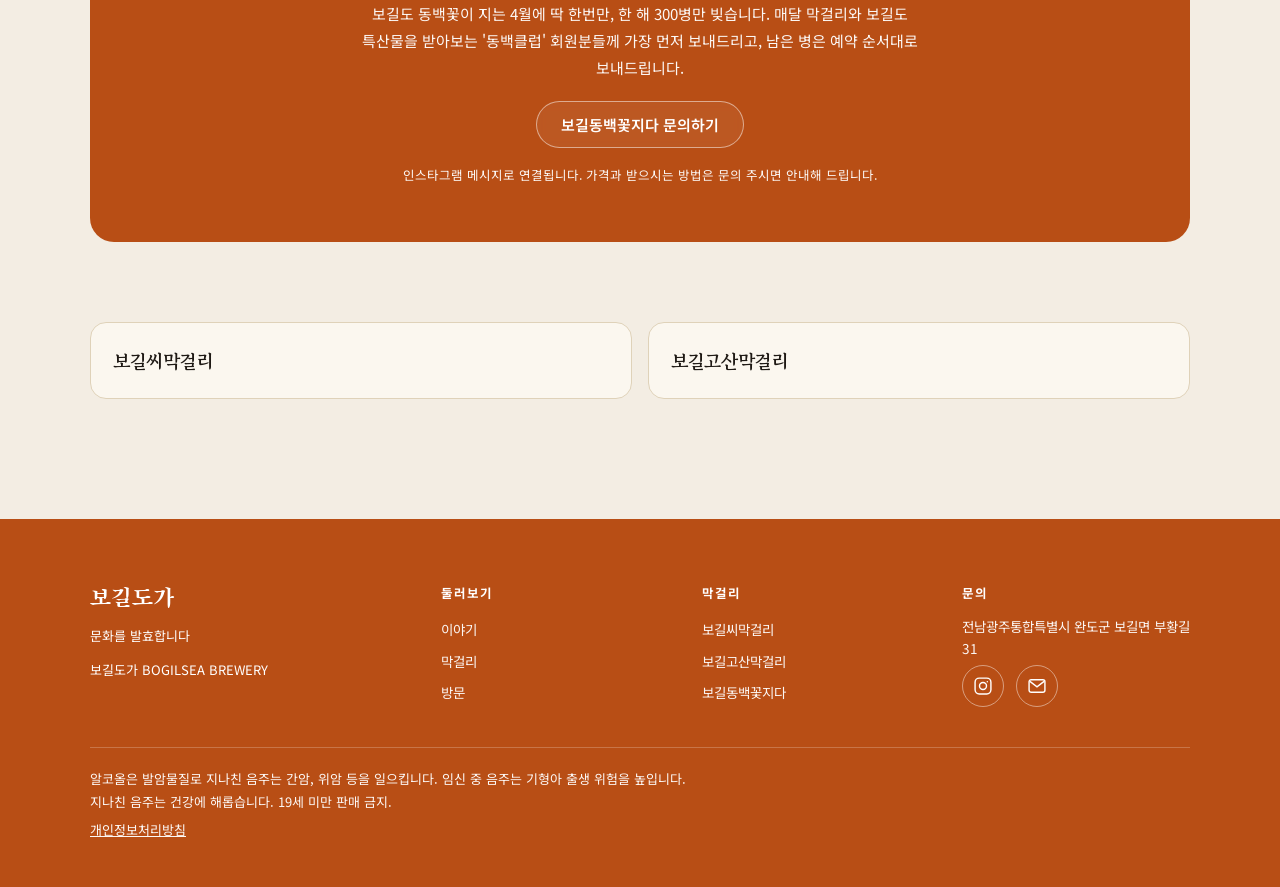
<file: dongbaek/index.html>
<!doctype html>
<html lang="ko">
<head>
<meta charset="utf-8">
<meta name="viewport" content="width=device-width, initial-scale=1, viewport-fit=cover">
<title>보길동백꽃지다 — 꽃이 져야 술이 됩니다 | 보길도가</title>
<meta name="description" content="보길동백꽃지다는 보길도 동백꽃이 질 즈음 한 해 300병만 빚는 9도 막걸리입니다. 은은한 꽃향과 산미, 고소한 여운이 특징입니다.">
<link rel="canonical" href="https://bogilsea.com/dongbaek/">
<link rel="alternate" hreflang="ko" href="https://bogilsea.com/dongbaek/"><link rel="alternate" hreflang="en" href="https://bogilsea.com/en/dongbaek/"><link rel="alternate" hreflang="x-default" href="https://bogilsea.com/dongbaek/">
<meta name="robots" content="index,follow,max-image-preview:large">
<meta name="theme-color" content="#F3EDE3">
<link rel="alternate" type="application/rss+xml" title="보길도가" href="https://bogilsea.com/rss.xml">
<meta property="og:type" content="product"><meta property="og:site_name" content="보길도가"><meta property="og:locale" content="ko_KR">
<meta property="og:title" content="보길동백꽃지다 — 꽃이 져야 술이 됩니다 | 보길도가"><meta property="og:description" content="보길동백꽃지다는 보길도 동백꽃이 질 즈음 한 해 300병만 빚는 9도 막걸리입니다. 은은한 꽃향과 산미, 고소한 여운이 특징입니다."><meta property="og:url" content="https://bogilsea.com/dongbaek/">
<meta property="og:image" content="https://bogilsea.com/assets/og-ko.png"><meta property="og:image:width" content="1200"><meta property="og:image:height" content="630">
<meta name="twitter:card" content="summary_large_image">
<link rel="icon" href="../assets/favicon.svg" type="image/svg+xml"><link rel="apple-touch-icon" href="../assets/apple-touch-icon.png">
<link rel="preconnect" href="https://fonts.googleapis.com"><link rel="preconnect" href="https://fonts.gstatic.com" crossorigin>
<link href="https://fonts.googleapis.com/css2?family=Gowun+Batang:wght@400;700&family=Song+Myung&family=Noto+Sans+KR:wght@400;500;700;900&display=swap" rel="stylesheet">
<link rel="stylesheet" href="../assets/site.css?v=31">

<script type="application/ld+json">{"@context": "https://schema.org", "@graph": [{"@type": "BreadcrumbList", "itemListElement": [{"@type": "ListItem", "position": 1, "name": "보길도가", "item": "https://bogilsea.com/"}, {"@type": "ListItem", "position": 2, "name": "보길동백꽃지다", "item": "https://bogilsea.com/dongbaek/"}]}, {"@type": ["Brewery", "LocalBusiness"], "@id": "https://bogilsea.com/#brewery", "name": "보길도가", "alternateName": ["보길도가", "Bogilsea Brewery"], "url": "https://bogilsea.com/", "logo": "https://bogilsea.com/assets/logo-light.png", "image": "https://bogilsea.com/assets/hero-seyeonjeong.webp", "description": "보길도가는 전남 완도군 보길도, 고산 윤선도의 정원 세연정 옆에서 막걸리를 빚는 양조장입니다. 보길씨막걸리, 보길고산막걸리, 보길동백꽃지다를 만듭니다.", "slogan": "옛것을 위대하게", "foundingDate": "2023-04-01", "founder": {"@type": "Person", "name": "박영수", "alternateName": "보길씨"}, "address": {"@type": "PostalAddress", "streetAddress": "부황길 31", "addressLocality": "완도군 보길면", "addressRegion": "전남광주통합특별시", "addressCountry": "KR"}, "sameAs": ["https://www.instagram.com/bogilsea_brewery", "https://www.sooldalda.com/breweries/%EB%B3%B4%EA%B8%B8%EB%8F%84%EA%B0%80", "http://www.wandonews.com/news/articleView.html?idxno=301829"]}]}</script>
<script>(function(){var ok=0;try{ok=localStorage.getItem('bogilsea_age_ok')==='1'||sessionStorage.getItem('bogilsea_age_ok')==='1'}catch(e){}if(!ok)document.documentElement.className+=' age-pending'})();</script><!-- Google tag (gtag.js) -->
<script async src="https://www.googletagmanager.com/gtag/js?id=G-2MM0JDY4N4"></script>
<script>
  window.dataLayer = window.dataLayer || [];
  function gtag(){dataLayer.push(arguments);}
  gtag('js', new Date());
  gtag('config', 'G-2MM0JDY4N4');
</script>
</head>
<body>
<a class="skip" href="#main" style="position:absolute;left:-999px;top:8px;background:#B84E15;color:#fff;padding:8px 14px;z-index:99;border-radius:8px" onfocus="this.style.left='8px'" onblur="this.style.left='-999px'">본문으로 건너뛰기</a>
<header class="nav" id="siteNav"><div class="wrap nav-inner"><a class="brand-mark" href="../" aria-label="보길도가 처음으로"><img src="../assets/logo.svg" alt="" class="brand-logo" width="84" height="34"></a><nav class="links" aria-label="Main"><a href="../#collection">막걸리</a></nav><div class="nav-right"><a class="lang" href="../en/dongbaek/" hreflang="en" lang="en">EN</a><a class="nav-cta" href="../#visit">방문 문의하기 →</a></div></div></header>
<main class="wrap" id="main">
<section class="hero-section p-hero"><div class="hero-grid"><div class="hero-copy"><ol class="crumb" aria-label="Breadcrumb"><li><a href="../">보길도가</a></li><li aria-current="page">보길동백꽃지다</li></ol><span class="hero-eyebrow">보길동백꽃지다</span><h1>꽃이 져야<br/>술이 됩니다</h1><p class="desc">보길도 동백꽃이 질 즈음,<br/>세연정 동백꽃 꿀의 추억으로 빚습니다.</p><span class="chip">9도, 500ml, 한 해 300병</span><div class="hero-actions"><a class="btn-primary" href="#order">보길동백꽃지다 문의하기</a></div></div><div class="hero-media"><div class="hero-wash"></div><div class="art-collage"><img width="1100" height="1375" src="../assets/dongbaek-bottle.webp" alt="정자 마루에 놓인 보길동백꽃지다, 동백꽃 라벨과 잔" class="collage-img" style="object-position:center 22%" fetchpriority="high"></div></div></div></section>
<div class="banner"><img width="1800" height="771" src="../assets/dongbaek-bojagi-banner.webp" alt="보길동백꽃지다 라고 적힌 주황 보자기들이 나란히 걸려 있는 모습" loading="lazy"></div>
<section id="story"><div class="philosophy"><div><span class="eyebrow-plain">이야기</span><p class="quote">세연정의 동백꽃 꿀</p></div><div><p>어릴 적 다니던 보길초등학교 옆 세연정이 놀이터였습니다. 세연정에서 뛰어 놀다가 동백꽃을 따서 꽃 밑동을 빨면 달큰한 꿀이 촉촉하게 목젖을 적셨습니다.</p><p>그 추억으로, 보길도 동백꽃이 질 무렵 딱 한번만 빚습니다. 동백꽃을 채화해서 손으로 덖고, 말려 빚기 때문에 한 해에 빚는 양도 정해져 있습니다. 한 해 300병입니다.</p></div></div></section>
<section style="padding-top:0"><div class="section-head"><span class="eyebrow-plain">테이스팅 노트</span></div><div class="terroir"><div class="terroir-card left"><span class="k">향</span><p style="font-size:14.5px">은은한 꽃향이 먼저 스칩니다.</p></div><div class="terroir-card left"><span class="k">첫 모금</span><p style="font-size:14.5px">산미가 입 안을 깨우고, 꽃향이 그 뒤를 따릅니다.</p></div><div class="terroir-card left"><span class="k">여운</span><p style="font-size:14.5px">곡물의 고소함이 낮게 깔리며, 동백꽃이 차나무라서 특유의 떨떠름함이 남습니다.</p></div></div></section>
<section style="padding-top:0"><div class="philosophy"><div><span class="eyebrow-plain">즐기는 법</span><p class="quote">이렇게 드세요</p></div><div><p>와인잔에 따라 색을 보고 향을 맡아보세요. 따르기 전에 병에 든 동백꽃 가루를 보고 천천히 기울여 고루 섞어 주시면 좋습니다.</p><p>꽃향이 있어 안주가 없이도 좋지만, 민어전이나 육전과 흰살 생선과 잘 어울립니다. 식사 전에 한 잔으로도 좋습니다.</p></div></div><ul class="facts"><li><b>9도</b>도수</li><li><b>500ml</b>용량</li><li><b>300병</b>한 해 생산</li><li><b>냉장</b>보관</li></ul></section>
<section class="tasting" aria-labelledby="tn-dongbaek"><div class="tn-card"><div class="tn-head"><span class="eyebrow-plain">TASTING NOTE</span><h2 id="tn-dongbaek">보길동백꽃지다</h2></div><div class="tn-col"><h3>시음 노트</h3><ul class="tn-notes"><li><span>향</span>은은한 꽃 향</li><li><span>첫 모금</span>묵직한 바디감</li><li><span>여운</span>동백꽃의 은은한 떫은맛(타닌)</li></ul><h3>맛의 균형</h3><div class="tn-scale"><div class="tn-k">단맛</div><div class="tn-track" role="img" aria-label="단맛 2/5 (드라이 ↔ 달콤)" style="--v:2"><i></i><i></i><i></i><i></i><i></i><em></em></div><div class="tn-ends"><span>드라이</span><span>달콤</span></div></div><div class="tn-scale"><div class="tn-k">산미</div><div class="tn-track" role="img" aria-label="산미 3/5 (순함 ↔ 상큼)" style="--v:3"><i></i><i></i><i></i><i></i><i></i><em></em></div><div class="tn-ends"><span>순함</span><span>상큼</span></div></div><div class="tn-scale"><div class="tn-k">바디</div><div class="tn-track" role="img" aria-label="바디 4/5 (가벼움 ↔ 묵직함)" style="--v:4"><i></i><i></i><i></i><i></i><i></i><em></em></div><div class="tn-ends"><span>가벼움</span><span>묵직함</span></div></div><div class="tn-scale"><div class="tn-k">탄산</div><div class="tn-track" role="img" aria-label="탄산 1/5 (없음 ↔ 톡 쏨)" style="--v:1"><i></i><i></i><i></i><i></i><i></i><em></em></div><div class="tn-ends"><span>없음</span><span>톡 쏨</span></div></div><div class="tn-scale"><div class="tn-k">타닌</div><div class="tn-track" role="img" aria-label="타닌 3/5 (부드러움 ↔ 떫고 진함)" style="--v:3"><i></i><i></i><i></i><i></i><i></i><em></em></div><div class="tn-ends"><span>부드러움</span><span>떫고 진함</span></div></div></div><div class="tn-col"><h3>이렇게 드세요</h3><ul class="tn-serve"><li><svg viewBox="0 0 24 24" aria-hidden="true"><path d="M10 14.5V5a2 2 0 1 1 4 0v9.5a4 4 0 1 1-4 0z"/><path d="M12 9v7"/></svg><span><b>4–10℃</b>음용 온도</span></li><li><svg viewBox="0 0 24 24" aria-hidden="true"><path d="M12 12 12 3M12 12l8.5-5M12 12l8.5 5M12 12 12 21M12 12l-8.5 5M12 12 3.5 7"/></svg><span><b>천천히 기울여</b>동백꽃 가루를 섞어</span></li><li><svg viewBox="0 0 24 24" aria-hidden="true"><rect x="3.5" y="8" width="17" height="4" rx="1"/><path d="M5 12v8h14v-8M12 8v12M12 8c-1.5-3.5-5-3.5-5-1.5S10 8 12 8zM12 8c1.5-3.5 5-3.5 5-1.5S14 8 12 8z"/></svg><span><b>선물용</b>으로도 좋아요</span></li></ul><p class="tn-keep">보관 온도 3–10℃</p><h3>어울리는 안주</h3><ul class="tn-pair"><li><svg viewBox="0 0 24 24" aria-hidden="true"><circle cx="12" cy="12" r="8"/><circle cx="12" cy="12" r="3"/></svg>민어전</li><li><svg viewBox="0 0 24 24" aria-hidden="true"><circle cx="12" cy="12" r="8"/><circle cx="12" cy="12" r="3"/></svg>육전</li><li><svg viewBox="0 0 24 24" aria-hidden="true"><circle cx="12" cy="12" r="8"/><circle cx="12" cy="12" r="3"/></svg>흰살 생선</li></ul></div></div></section>
<section id="order" style="padding-top:0"><div class="story-band order-band"><div><h2>올해의 동백꽃지다, 300병</h2><p>보길도 동백꽃이 지는 4월에 딱 한번만, 한 해 300병만 빚습니다. 매달 막걸리와 보길도 특산물을 받아보는 '동백클럽' 회원분들께 가장 먼저 보내드리고, 남은 병은 예약 순서대로 보내드립니다.</p><a class="btn-ghost" href="https://ig.me/m/bogilsea_brewery">보길동백꽃지다 문의하기</a><p class="fine">인스타그램 메시지로 연결됩니다. 가격과 받으시는 방법은 문의 주시면 안내해 드립니다.</p></div></div></section>
<section style="padding-top:0"><div class="others"><a href="../ssi/">보길씨막걸리</a><a href="../gosan/">보길고산막걸리</a></div></section>
</main>
<footer><div class="wrap"><div class="footer-grid"><div><div class="footer-brand" translate="no">보길도가</div><p class="footer-tag">문화를 발효합니다</p><p class="footer-tag" style="margin-top:6px">보길도가 BOGILSEA BREWERY</p></div><div><h3>둘러보기</h3><ul><li><a href="../#story">이야기</a></li><li><a href="../#collection">막걸리</a></li><li><a href="../#visit">방문</a></li></ul></div><div><h3>막걸리</h3><ul><li><a href="../ssi/">보길씨막걸리</a></li><li><a href="../gosan/">보길고산막걸리</a></li><li><a href="../dongbaek/">보길동백꽃지다</a></li></ul></div><div><h3>문의</h3><ul><li>전남광주통합특별시 완도군 보길면 부황길 31</li><li class="footer-icons"><a class="icon-link" href="https://www.instagram.com/bogilsea_brewery" aria-label="Instagram" target="_blank" rel="noopener"><svg width="20" height="20" viewBox="0 0 24 24" fill="none" stroke="currentColor" stroke-width="1.7" aria-hidden="true"><rect x="2.5" y="2.5" width="19" height="19" rx="5"/><circle cx="12" cy="12" r="4.2"/><circle cx="17.2" cy="6.8" r="0.9" fill="currentColor" stroke="none"/></svg></a><a class="icon-link" href="mailto:bogilsea@bogilsea.com" aria-label="이메일 보내기"><svg width="20" height="20" viewBox="0 0 24 24" fill="none" stroke="currentColor" stroke-width="1.7" aria-hidden="true"><rect x="2.5" y="4.5" width="19" height="15" rx="2.5"/><path d="M3.5 6.5l8.5 6.5 8.5-6.5"/></svg></a></li></ul></div></div><div class="footer-bottom">알코올은 발암물질로 지나친 음주는 간암, 위암 등을 일으킵니다. 임신 중 음주는 기형아 출생 위험을 높입니다.<br>지나친 음주는 건강에 해롭습니다. 19세 미만 판매 금지.<br><a href="../privacy/">개인정보처리방침</a></div></div></footer>
<script>(function(){var n=document.getElementById("siteNav");if(!n)return;var f=function(){n.classList.toggle("scrolled",window.scrollY>8)};f();window.addEventListener("scroll",f,{passive:true})})();</script>
<div id="agegate" role="dialog" aria-modal="true" aria-labelledby="ag-h" data-bad="출생 연도 4자리를 입력해 주세요." data-deny="19세 미만은 입장할 수 없습니다. 성인이 되신 뒤에 찾아와 주세요."><div class="ag-card"><img width="966" height="391" class="ag-logo" src="../assets/logo.svg" alt=""><h2 id="ag-h">출생 연도를 알려 주세요</h2><p>보길도가는 전통 막걸리를 빚는 양조장입니다.<br>술은 성인에게만 안내해 드립니다.</p><form novalidate><input type="text" name="birth_year" spellcheck="false" inputmode="numeric" maxlength="4" autocomplete="bday-year" placeholder="출생 연도 (예: 1985)" aria-label="출생 연도"><label class="ag-rem"><input type="checkbox"><span>이 기기 기억하기 <em>(공용 기기라면 체크하지 마세요)</em></span></label><p class="ag-msg" role="alert" hidden></p><button type="submit" class="btn-primary ag-yes">입장하기</button></form></div></div><script>(function(){var g=document.getElementById('agegate');if(!g)return;var f=g.querySelector('form'),i=g.querySelector('input[type=text]'),c=g.querySelector('input[type=checkbox]'),m=g.querySelector('.ag-msg');function lock(on){Array.prototype.forEach.call(document.body.children,function(n){if(n!==g&&n.tagName!=='SCRIPT'&&n.tagName!=='NOSCRIPT')n.inert=on})}f.addEventListener('submit',function(e){e.preventDefault();var v=i.value.replace(/\D/g,''),Y=new Date().getFullYear(),y=parseInt(v,10);g.classList.remove('denied');if(v.length!==4||y<1900||y>Y){m.textContent=g.getAttribute('data-bad');m.hidden=false;i.focus();return}if(Y-y<19){m.textContent=g.getAttribute('data-deny');m.hidden=false;return}try{(c.checked?localStorage:sessionStorage).setItem('bogilsea_age_ok','1')}catch(x){}document.documentElement.classList.remove('age-pending');lock(false)});if(document.documentElement.classList.contains('age-pending')){lock(true);i.focus()}})();</script></body></html>
</file>
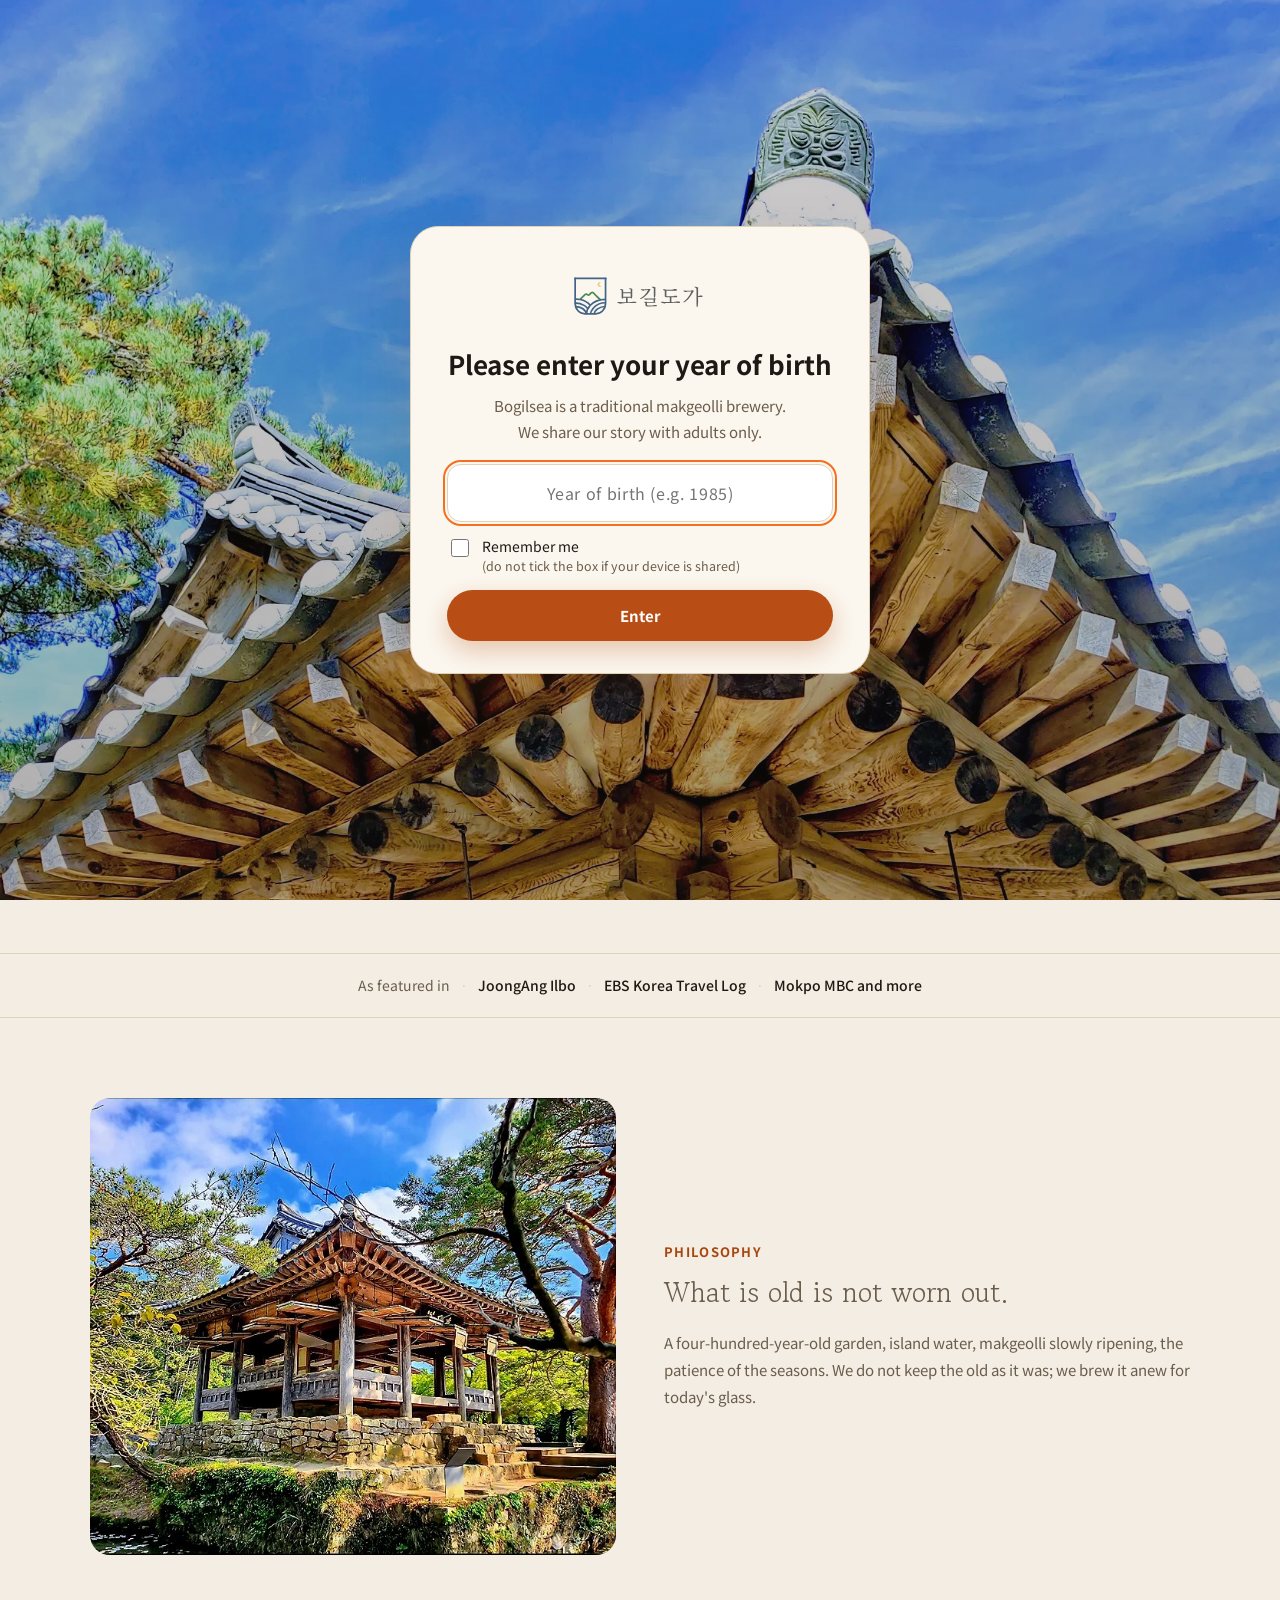
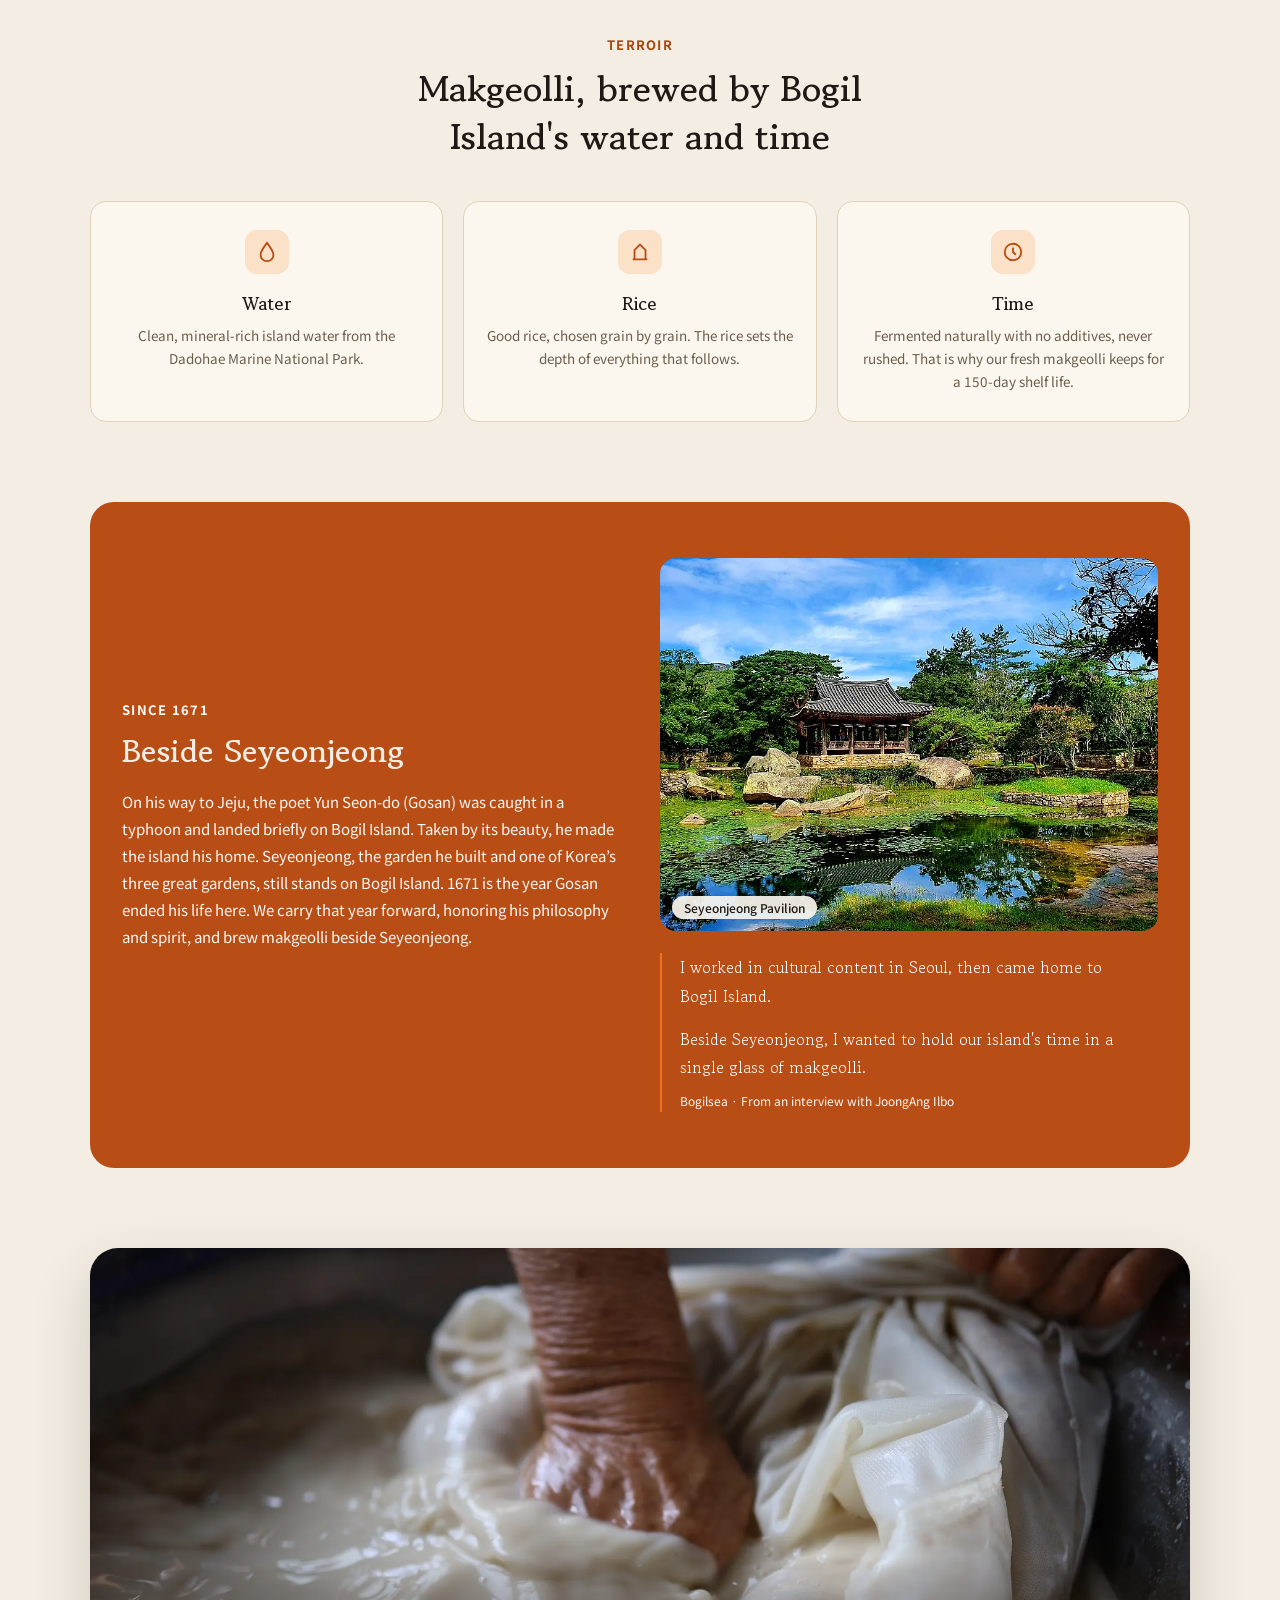
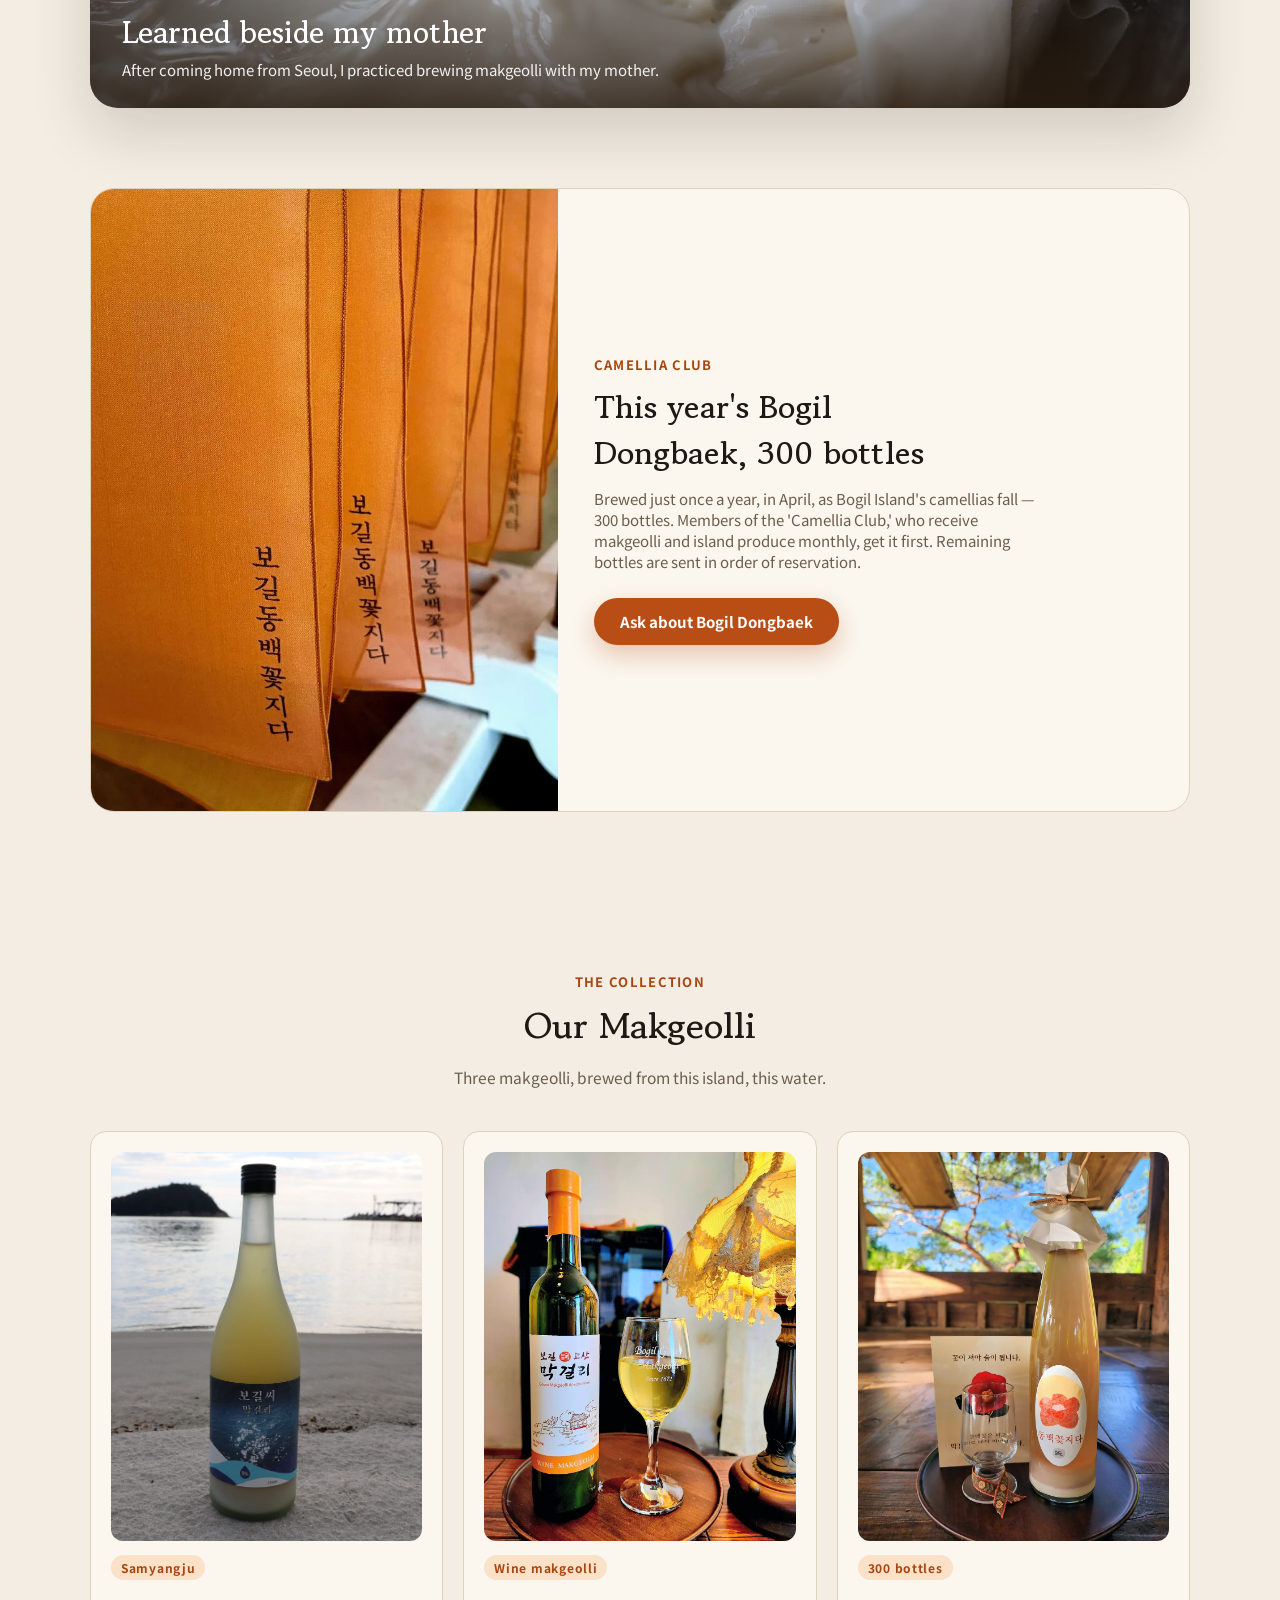
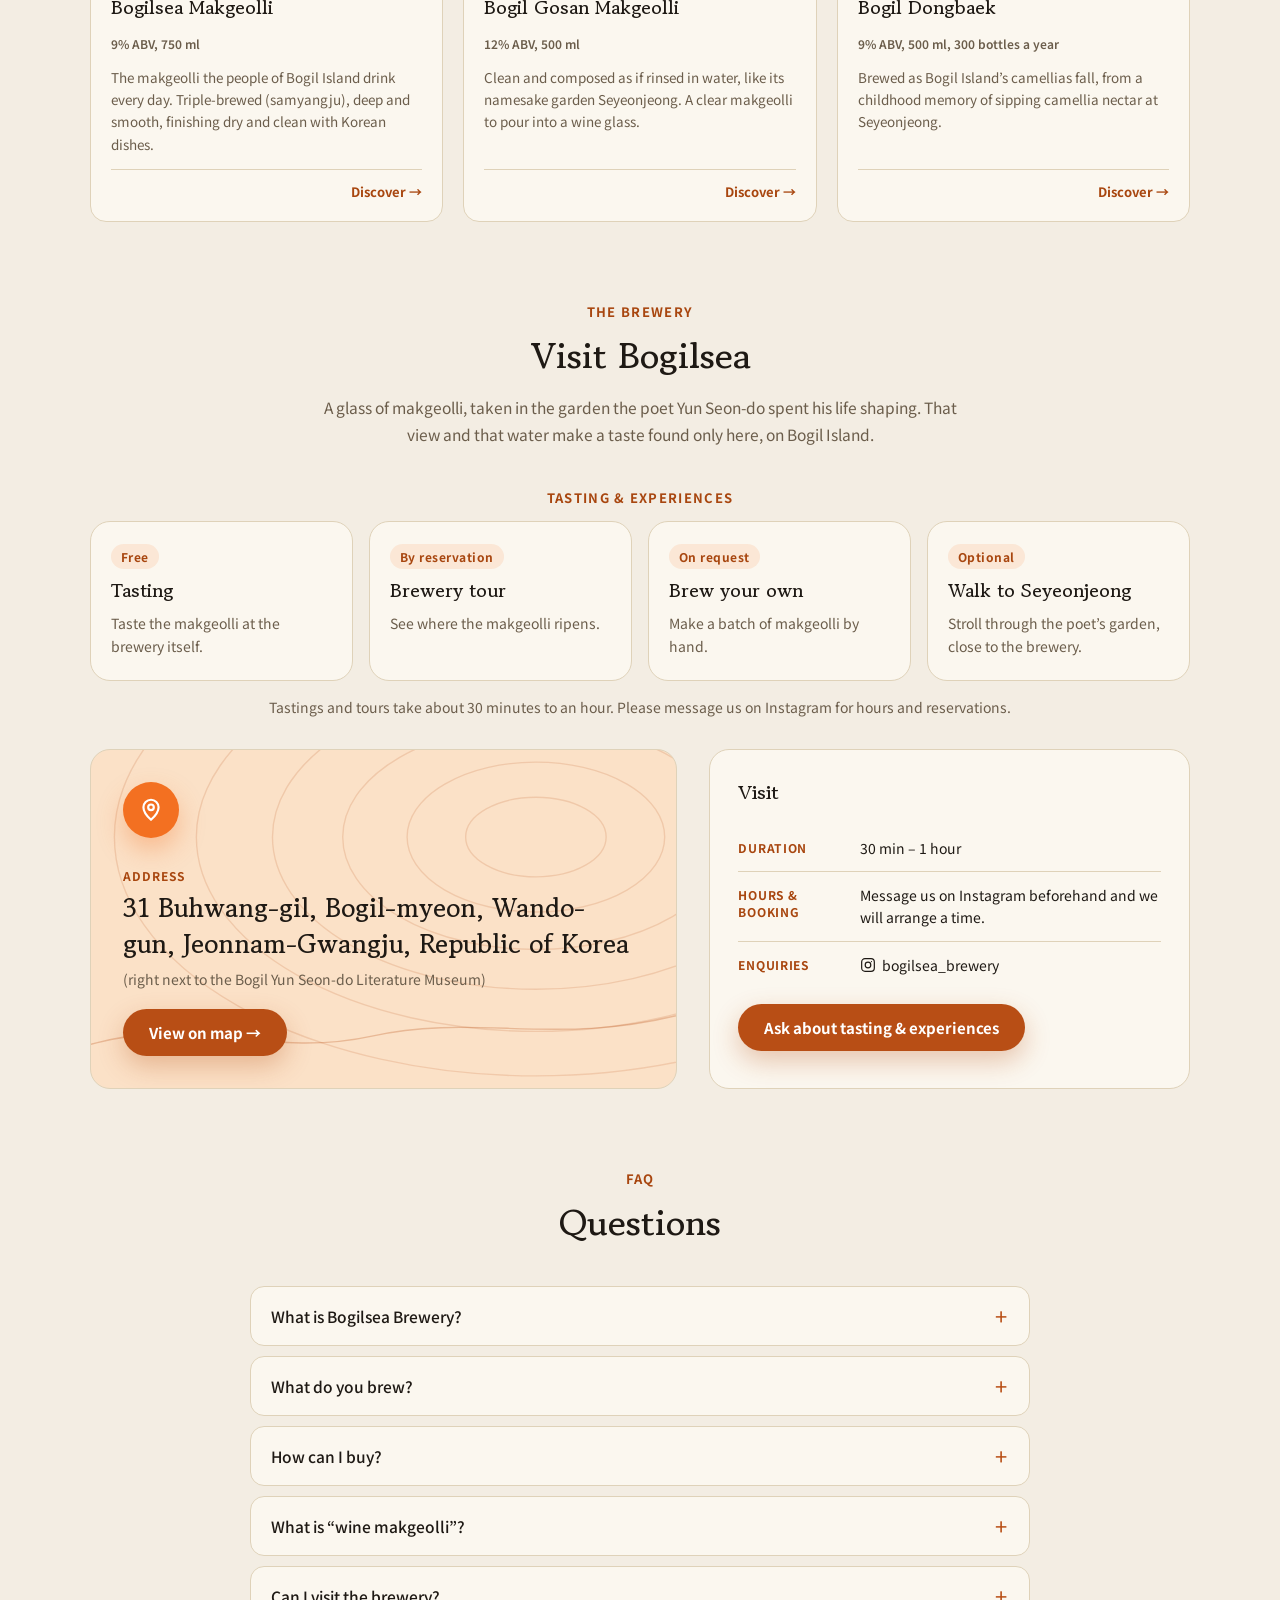
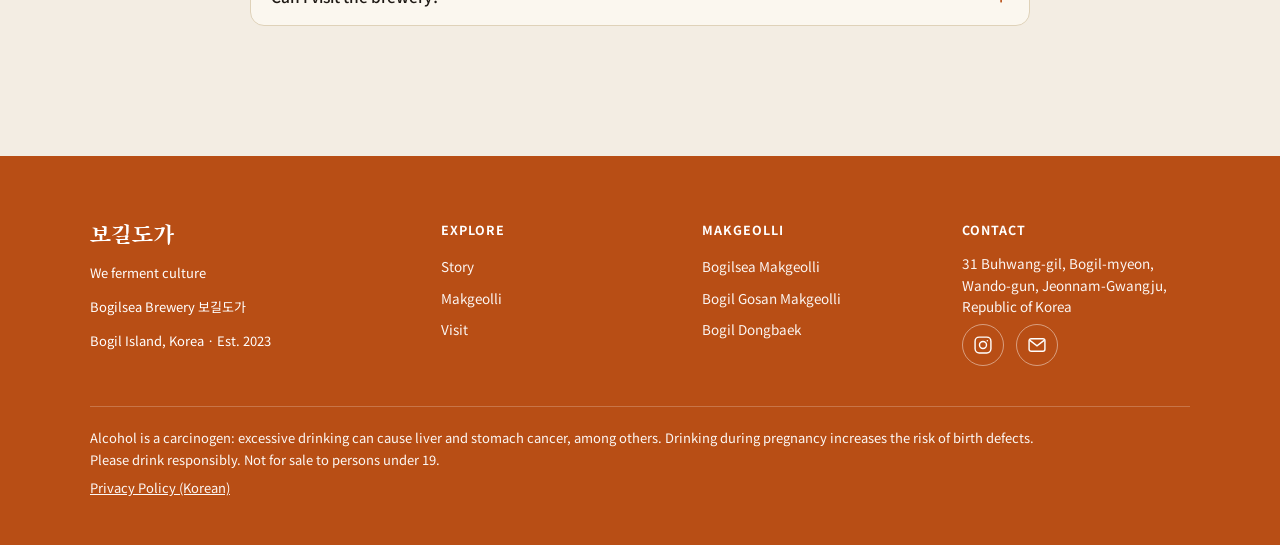
<file: en/index.html>
<!doctype html>
<html lang="en">
<head>
<meta charset="utf-8">
<meta name="viewport" content="width=device-width, initial-scale=1, viewport-fit=cover">
<title>Bogilsea Brewery | Korean Makgeolli from Bogil Island — Reimagining the Timeless</title>
<meta name="description" content="Bogilsea Brewery (보길도가) brews traditional Korean makgeolli on Bogil Island, Wando, South Korea, beside the Seyeonjeong garden of poet Yun Seon-do.">
<link rel="canonical" href="https://bogilsea.com/en/">
<link rel="alternate" hreflang="ko" href="https://bogilsea.com/"><link rel="alternate" hreflang="en" href="https://bogilsea.com/en/"><link rel="alternate" hreflang="x-default" href="https://bogilsea.com/">
<meta name="robots" content="index,follow,max-image-preview:large">
<meta name="theme-color" content="#F3EDE3">
<meta property="og:type" content="website"><meta property="og:site_name" content="Bogilsea Brewery"><meta property="og:locale" content="en_US">
<meta property="og:title" content="Bogilsea Brewery | Korean Makgeolli from Bogil Island — Reimagining the Timeless"><meta property="og:description" content="Bogilsea Brewery (보길도가) brews traditional Korean makgeolli on Bogil Island, Wando, South Korea, beside the Seyeonjeong garden of poet Yun Seon-do."><meta property="og:url" content="https://bogilsea.com/en/">
<meta property="og:image" content="https://bogilsea.com/assets/og-en.png"><meta property="og:image:width" content="1200"><meta property="og:image:height" content="630">
<meta name="twitter:card" content="summary_large_image">
<link rel="icon" href="../assets/favicon.svg" type="image/svg+xml"><link rel="apple-touch-icon" href="../assets/apple-touch-icon.png">
<link rel="preconnect" href="https://fonts.googleapis.com"><link rel="preconnect" href="https://fonts.gstatic.com" crossorigin>
<link href="https://fonts.googleapis.com/css2?family=Gowun+Batang:wght@400;700&family=Song+Myung&family=Noto+Sans+KR:wght@400;500;700;900&display=swap" rel="stylesheet">
<link rel="stylesheet" href="../assets/site.css?v=31">

<script type="application/ld+json">{"@context": "https://schema.org", "@graph": [{"@type": ["Brewery", "LocalBusiness"], "@id": "https://bogilsea.com/#brewery", "name": "Bogilsea Brewery", "alternateName": ["보길도가", "Bogilsea Brewery"], "url": "https://bogilsea.com/en/", "logo": "https://bogilsea.com/assets/logo-light.png", "image": "https://bogilsea.com/assets/hero-seyeonjeong.webp", "description": "Bogilsea Brewery (보길도가) brews traditional Korean makgeolli on Bogil Island, Wando, South Korea, beside the Seyeonjeong garden of poet Yun Seon-do.", "slogan": "Reimagining the Timeless", "foundingDate": "2023-04-01", "founder": {"@type": "Person", "name": "Park Young-soo", "alternateName": "보길씨"}, "address": {"@type": "PostalAddress", "streetAddress": "31 Buhwang-gil", "addressLocality": "Bogil-myeon, Wando-gun", "addressRegion": "Jeonnam-Gwangju", "addressCountry": "KR"}, "sameAs": ["https://www.instagram.com/bogilsea_brewery", "https://www.sooldalda.com/breweries/%EB%B3%B4%EA%B8%B8%EB%8F%84%EA%B0%80", "http://www.wandonews.com/news/articleView.html?idxno=301829"]}, {"@type": "WebSite", "@id": "https://bogilsea.com/#website", "url": "https://bogilsea.com/en/", "name": "Bogilsea Brewery", "inLanguage": "en"}, {"@type": "ItemList", "itemListElement": [{"@type": "ListItem", "position": 1, "url": "https://bogilsea.com/en/ssi/", "name": "Bogilsea Makgeolli"}, {"@type": "ListItem", "position": 2, "url": "https://bogilsea.com/en/gosan/", "name": "Bogil Gosan Makgeolli"}, {"@type": "ListItem", "position": 3, "url": "https://bogilsea.com/en/dongbaek/", "name": "Bogil Dongbaek"}]}, {"@type": "FAQPage", "mainEntity": [{"@type": "Question", "name": "What is Bogilsea Brewery?", "acceptedAnswer": {"@type": "Answer", "text": "Bogilsea Brewery (보길도가) is a makgeolli brewery on Bogil Island in Wando County, South Korea. We brew with island water beside Seyeonjeong, the garden built by the poet Yun Seon-do. Our philosophy: reimagining the timeless."}}, {"@type": "Question", "name": "What do you brew?", "acceptedAnswer": {"@type": "Answer", "text": "Three makgeolli: Bogilsea Makgeolli (9%), an everyday triple-brewed makgeolli; Bogil Gosan Makgeolli (12%), a clear makgeolli served in a wine glass; and Bogil Dongbaek (9%), brewed only as the camellias fall, 300 bottles a year."}}, {"@type": "Question", "name": "How can I buy?", "acceptedAnswer": {"@type": "Answer", "text": "Fill in the Google Form linked in the Instagram profile of @bogilsea_brewery to place your order."}}, {"@type": "Question", "name": "What is “wine makgeolli”?", "acceptedAnswer": {"@type": "Answer", "text": "It refers to Bogil Gosan Makgeolli: a clear, 12% makgeolli best served chilled in a wine glass and sipped slowly like a white wine."}}, {"@type": "Question", "name": "Can I visit the brewery?", "acceptedAnswer": {"@type": "Answer", "text": "Yes, visits are welcome. Please get in touch beforehand and we will arrange a time. Message us on Instagram."}}]}]}</script>
<script>(function(){var ok=0;try{ok=localStorage.getItem('bogilsea_age_ok')==='1'||sessionStorage.getItem('bogilsea_age_ok')==='1'}catch(e){}if(!ok)document.documentElement.className+=' age-pending'})();</script><!-- Google tag (gtag.js) -->
<script async src="https://www.googletagmanager.com/gtag/js?id=G-2MM0JDY4N4"></script>
<script>
  window.dataLayer = window.dataLayer || [];
  function gtag(){dataLayer.push(arguments);}
  gtag('js', new Date());
  gtag('config', 'G-2MM0JDY4N4');
</script>
</head>
<body>
<a class="skip" href="#main" style="position:absolute;left:-999px;top:8px;background:#B84E15;color:#fff;padding:8px 14px;z-index:99;border-radius:8px" onfocus="this.style.left='8px'" onblur="this.style.left='-999px'">Skip to content</a>
<header class="nav" id="siteNav"><div class="wrap nav-inner"><a class="brand-mark" href="../en/" aria-label="Bogilsea Brewery Home"><img src="../assets/logo.svg" alt="" class="brand-logo" width="84" height="34"></a><nav class="links" aria-label="Main"><a href="../en/#collection">Makgeolli</a></nav><div class="nav-right"><a class="lang" href="../" hreflang="ko" lang="ko">KR</a><a class="nav-cta" href="../en/#visit">Plan a visit →</a></div></div></header>
<main class="wrap" id="main">
<section class="hero-section"><div class="hero-grid"><div class="hero-copy"><h1>Reimagining the Timeless,<br/>Bogilsea Brewery</h1><p class="desc">Handcrafted makgeolli brewed on Bogil Island, the island the poet Yun Seon-do loved</p><div class="hero-actions"><a class="btn-primary" href="#collection">See the Makgeolli</a></div></div><div class="hero-media"><div class="hero-wash"></div><div class="art-collage"><img src="../assets/hero-bottle.webp" alt="Bogil Gosan Makgeolli bottle on the Seyeonjeong pavilion railing, with the pond and autumn trees behind" class="collage-img" fetchpriority="high" width="1500" height="2000"></div><div class="art-collage-secondary"><img src="../assets/detail-eaves.webp" alt="Looking up from beneath the eaves of Seyeonjeong" class="collage-img" width="750" height="1000"></div></div></div><div class="press">As featured in<span class="dot">·</span><b>JoongAng Ilbo</b><span class="dot">·</span><b>EBS Korea Travel Log</b><span class="dot">·</span><b>Mokpo MBC and more</b></div></section>
<section id="philosophy"><div class="philosophy"><div class="art"><img src="../assets/hero-primary.webp" alt="Seyeonjeong pavilion on Bogil Island" loading="lazy" width="686" height="596"></div><div><span class="eyebrow-plain">Philosophy</span><p class="quote">What is old is not worn out.</p><p>A four-hundred-year-old garden, island water, makgeolli slowly ripening, the patience of the seasons. We do not keep the old as it was; we brew it anew for today&#x27;s glass.</p></div></div></section>
<section style="padding-top:0;"><div class="section-head"><span class="eyebrow-plain">Terroir</span><h2>Makgeolli, brewed by Bogil Island&#x27;s water and time</h2></div><div class="terroir"><div class="terroir-card"><div class="mark"><svg viewBox="0 0 24 24" fill="none" stroke="#B84E15" stroke-width="2"><path d="M12 2C12 2 5 11 5 15a7 7 0 0 0 14 0c0-4-7-13-7-13z"/></svg></div><h3>Water</h3><p>Clean, mineral-rich island water from the Dadohae Marine National Park.</p></div><div class="terroir-card"><div class="mark"><svg viewBox="0 0 24 24" fill="none" stroke="#B84E15" stroke-width="2"><path d="M4 20h16M6 20V10l6-6 6 6v10"/></svg></div><h3>Rice</h3><p>Good rice, chosen grain by grain. The rice sets the depth of everything that follows.</p></div><div class="terroir-card"><div class="mark"><svg viewBox="0 0 24 24" fill="none" stroke="#B84E15" stroke-width="2"><circle cx="12" cy="12" r="9"/><path d="M12 7v5l3 3"/></svg></div><h3>Time</h3><p>Fermented naturally with no additives, never rushed. That is why our fresh makgeolli keeps for a 150-day shelf life.</p></div></div></section>
<section id="story" style="padding-top:0;"><div class="story-band"><div><span class="eyebrow-plain">Since 1671</span><h2>Beside Seyeonjeong</h2><p>On his way to Jeju, the poet Yun Seon-do (Gosan) was caught in a typhoon and landed briefly on Bogil Island. Taken by its beauty, he made the island his home. Seyeonjeong, the garden he built and one of Korea’s three great gardens, still stands on Bogil Island. 1671 is the year Gosan ended his life here. We carry that year forward, honoring his philosophy and spirit, and brew makgeolli beside Seyeonjeong.</p></div><div class="story-media"><div class="art"><img src="../assets/history-pond.webp" alt="The pond and pavilion beside Seyeonjeong" class="collage-img" loading="lazy" width="806" height="788"><span class="cap">Seyeonjeong Pavilion</span></div><blockquote><span class="q">I worked in cultural content in Seoul, then came home to Bogil Island.</span><span class="q">Beside Seyeonjeong, I wanted to hold our island's time in a single glass of makgeolli.</span><small>Bogilsea · From an interview with JoongAng Ilbo</small></blockquote></div></div></section>
<section style="padding-top:0;"><figure class="mom-band"><img src="../assets/mother-hands.webp" alt="My mother’s hands straining makgeolli" loading="lazy" width="2000" height="1333"><figcaption><b>Learned beside my mother</b><span>After coming home from Seoul, I practiced brewing makgeolli with my mother.</span></figcaption></figure></section>
<section style="padding-top:0;"><div class="cta-split"><div class="cta-media"><img width="750" height="1000" src="../assets/ribbon.webp" alt="A row of orange silk wrapping cloths reading &#x27;Bogil Dongbaek Jida&#x27;" class="cta-media-img" loading="lazy"></div><div class="cta-copy"><span class="eyebrow-plain">Camellia Club</span><h2>This year&#x27;s Bogil Dongbaek, 300 bottles</h2><p>Brewed just once a year, in April, as Bogil Island&#x27;s camellias fall — 300 bottles. Members of the &#x27;Camellia Club,&#x27; who receive makgeolli and island produce monthly, get it first. Remaining bottles are sent in order of reservation.</p><a class="btn-primary" href="https://ig.me/m/bogilsea_brewery">Ask about Bogil Dongbaek</a></div></div></section>
<section id="collection"><div class="section-head"><span class="eyebrow-plain">The Collection</span><h2>Our Makgeolli</h2><p>Three makgeolli, brewed from this island, this water.</p></div><div class="products"><a class="product-card" href="../en/ssi/" style="text-decoration:none;color:inherit"><div class="product-thumb"><img width="1400" height="1866" src="../assets/ssi-bottle.webp" alt="A bottle of Bogilsea Makgeolli on a Bogil Island beach, wave label and 9% ABV mark" class="product-img" loading="lazy"></div><span class="tag">Samyangju</span><h3>Bogilsea Makgeolli</h3><div class="spec">9% ABV, 750 ml</div><p>The makgeolli the people of Bogil Island drink every day. Triple-brewed (samyangju), deep and smooth, finishing dry and clean with Korean dishes.</p><div class="product-foot"><span></span><span class="link-arrow">Discover →</span></div></a><a class="product-card" href="../en/gosan/" style="text-decoration:none;color:inherit"><div class="product-thumb"><img width="1100" height="1375" src="../assets/gosan-glass.webp" alt="Bogil Gosan Makgeolli poured into a wine glass, bottle beside it" class="product-img product-img-gosan" loading="lazy"></div><span class="tag">Wine makgeolli</span><h3>Bogil Gosan Makgeolli</h3><div class="spec">12% ABV, 500 ml</div><p>Clean and composed as if rinsed in water, like its namesake garden Seyeonjeong. A clear makgeolli to pour into a wine glass.</p><div class="product-foot"><span></span><span class="link-arrow">Discover →</span></div></a><a class="product-card" href="../en/dongbaek/" style="text-decoration:none;color:inherit"><div class="product-thumb"><img width="1100" height="1375" src="../assets/dongbaek-bottle.webp" alt="A bottle of Bogil Dongbaek on a pavilion floor, camellia label and glass beside it" class="product-img" loading="lazy"></div><span class="tag">300 bottles</span><h3>Bogil Dongbaek</h3><div class="spec">9% ABV, 500 ml, 300 bottles a year</div><p>Brewed as Bogil Island’s camellias fall, from a childhood memory of sipping camellia nectar at Seyeonjeong.</p><div class="product-foot"><span></span><span class="link-arrow">Discover →</span></div></a></div></section>
<section id="visit" style="padding-top:0;"><div class="section-head"><span class="eyebrow-plain">The Brewery</span><h2>Visit Bogilsea</h2><p>A glass of makgeolli, taken in the garden the poet Yun Seon-do spent his life shaping. That view and that water make a taste found only here, on Bogil Island.</p></div><div class="programs"><span class="eyebrow-plain">Tasting & Experiences</span><div class="program-grid"><div class="program"><span class="tag">Free</span><h3>Tasting</h3><p>Taste the makgeolli at the brewery itself.</p></div><div class="program"><span class="tag">By reservation</span><h3>Brewery tour</h3><p>See where the makgeolli ripens.</p></div><div class="program"><span class="tag">On request</span><h3>Brew your own</h3><p>Make a batch of makgeolli by hand.</p></div><div class="program"><span class="tag">Optional</span><h3>Walk to Seyeonjeong</h3><p>Stroll through the poet’s garden, close to the brewery.</p></div></div><p class="programs-note">Tastings and tours take about 30 minutes to an hour. Please message us on Instagram for hours and reservations.</p></div><div class="visit"><div class="map-card"><svg class="contours" viewBox="0 0 500 380" preserveAspectRatio="xMidYMid slice" aria-hidden="true" fill="none" stroke="#B84E15" stroke-width="1.2"><g opacity=".16"><ellipse cx="380" cy="120" rx="60" ry="34"/><ellipse cx="380" cy="120" rx="110" ry="64"/><ellipse cx="380" cy="120" rx="165" ry="96"/><ellipse cx="380" cy="120" rx="225" ry="130"/><ellipse cx="380" cy="120" rx="290" ry="166"/><ellipse cx="380" cy="120" rx="360" ry="204"/></g><path d="M-10,300 C80,270 150,310 240,290 C330,270 400,300 510,270" opacity=".28"/></svg><span class="pin"><svg viewBox="0 0 24 24" width="26" height="26" fill="none" stroke="#fff" stroke-width="2" stroke-linecap="round" stroke-linejoin="round" aria-hidden="true"><path d="M12 21s-7-6.1-7-11.5a7 7 0 0 1 14 0C19 14.9 12 21 12 21z"/><circle cx="12" cy="9.5" r="2.6"/></svg></span><div class="map-body"><span class="k">Address</span><p class="addr">31 Buhwang-gil, Bogil-myeon, Wando-gun, Jeonnam-Gwangju, Republic of Korea</p><p class="near">(right next to the Bogil Yun Seon-do Literature Museum)</p><a class="btn-primary" href="https://www.google.com/maps/search/?api=1&query=%EC%A0%84%EB%9D%BC%EB%82%A8%EB%8F%84%20%EC%99%84%EB%8F%84%EA%B5%B0%20%EB%B3%B4%EA%B8%B8%EB%A9%B4%20%EB%B6%80%ED%99%A9%EA%B8%B8%2031" target="_blank" rel="noopener">View on map →</a></div></div><div class="visit-info"><h3>Visit</h3><div class="visit-row"><div class="k">Duration</div><div class="v">30 min – 1 hour</div></div><div class="visit-row"><div class="k">Hours &amp; booking</div><div class="v">Message us on Instagram beforehand and we will arrange a time.</div></div><div class="visit-row"><div class="k">Enquiries</div><div class="v"><a href="https://ig.me/m/bogilsea_brewery"><svg width="16" height="16" viewBox="0 0 24 24" fill="none" stroke="currentColor" stroke-width="1.8" aria-hidden="true"><rect x="2.5" y="2.5" width="19" height="19" rx="5"/><circle cx="12" cy="12" r="4.2"/><circle cx="17.2" cy="6.8" r="0.9" fill="currentColor" stroke="none"/></svg> bogilsea_brewery</a></div></div><a class="btn-primary" href="https://ig.me/m/bogilsea_brewery">Ask about tasting & experiences</a></div></div></section>
<section id="contact" style="padding-top:0;"><div class="section-head"><span class="eyebrow-plain">FAQ</span><h2>Questions</h2></div><div class="faq"><details><summary>What is Bogilsea Brewery?</summary><p>Bogilsea Brewery (보길도가) is a makgeolli brewery on Bogil Island in Wando County, South Korea. We brew with island water beside Seyeonjeong, the garden built by the poet Yun Seon-do. Our philosophy: reimagining the timeless.</p></details><details><summary>What do you brew?</summary><p>Three makgeolli: Bogilsea Makgeolli (9%), an everyday triple-brewed makgeolli; Bogil Gosan Makgeolli (12%), a clear makgeolli served in a wine glass; and Bogil Dongbaek (9%), brewed only as the camellias fall, 300 bottles a year.</p></details><details><summary>How can I buy?</summary><p>Fill in the Google Form linked in the Instagram profile of @bogilsea_brewery to place your order.</p></details><details><summary>What is “wine makgeolli”?</summary><p>It refers to Bogil Gosan Makgeolli: a clear, 12% makgeolli best served chilled in a wine glass and sipped slowly like a white wine.</p></details><details><summary>Can I visit the brewery?</summary><p>Yes, visits are welcome. Please get in touch beforehand and we will arrange a time. Message us on Instagram.</p></details></div></section>
</main>
<footer><div class="wrap"><div class="footer-grid"><div><div class="footer-brand" translate="no">보길도가</div><p class="footer-tag">We ferment culture</p><p class="footer-tag" style="margin-top:6px">Bogilsea Brewery 보길도가</p><p class="footer-tag" style="margin-top:6px">Bogil Island, Korea · Est. 2023</p></div><div><h3>Explore</h3><ul><li><a href="../en/#story">Story</a></li><li><a href="../en/#collection">Makgeolli</a></li><li><a href="../en/#visit">Visit</a></li></ul></div><div><h3>Makgeolli</h3><ul><li><a href="../en/ssi/">Bogilsea Makgeolli</a></li><li><a href="../en/gosan/">Bogil Gosan Makgeolli</a></li><li><a href="../en/dongbaek/">Bogil Dongbaek</a></li></ul></div><div><h3>Contact</h3><ul><li>31 Buhwang-gil, Bogil-myeon, Wando-gun, Jeonnam-Gwangju, Republic of Korea</li><li class="footer-icons"><a class="icon-link" href="https://www.instagram.com/bogilsea_brewery" aria-label="Instagram" target="_blank" rel="noopener"><svg width="20" height="20" viewBox="0 0 24 24" fill="none" stroke="currentColor" stroke-width="1.7" aria-hidden="true"><rect x="2.5" y="2.5" width="19" height="19" rx="5"/><circle cx="12" cy="12" r="4.2"/><circle cx="17.2" cy="6.8" r="0.9" fill="currentColor" stroke="none"/></svg></a><a class="icon-link" href="mailto:bogilsea@bogilsea.com" aria-label="Email"><svg width="20" height="20" viewBox="0 0 24 24" fill="none" stroke="currentColor" stroke-width="1.7" aria-hidden="true"><rect x="2.5" y="4.5" width="19" height="15" rx="2.5"/><path d="M3.5 6.5l8.5 6.5 8.5-6.5"/></svg></a></li></ul></div></div><div class="footer-bottom">Alcohol is a carcinogen: excessive drinking can cause liver and stomach cancer, among others. Drinking during pregnancy increases the risk of birth defects.<br>Please drink responsibly. Not for sale to persons under 19.<br><a href="../privacy/">Privacy Policy (Korean)</a></div></div></footer>
<script>(function(){var n=document.getElementById("siteNav");if(!n)return;var f=function(){n.classList.toggle("scrolled",window.scrollY>8)};f();window.addEventListener("scroll",f,{passive:true})})();</script>
<div id="agegate" role="dialog" aria-modal="true" aria-labelledby="ag-h" data-bad="Please enter a four-digit year." data-deny="You must be 19 or older to enter. We hope to see you when you are."><div class="ag-card"><img width="966" height="391" class="ag-logo" src="../assets/logo.svg" alt=""><h2 id="ag-h">Please enter your year of birth</h2><p>Bogilsea is a traditional makgeolli brewery.<br>We share our story with adults only.</p><form novalidate><input type="text" name="birth_year" spellcheck="false" inputmode="numeric" maxlength="4" autocomplete="bday-year" placeholder="Year of birth (e.g. 1985)" aria-label="Year of birth"><label class="ag-rem"><input type="checkbox"><span>Remember me <em>(do not tick the box if your device is shared)</em></span></label><p class="ag-msg" role="alert" hidden></p><button type="submit" class="btn-primary ag-yes">Enter</button></form></div></div><script>(function(){var g=document.getElementById('agegate');if(!g)return;var f=g.querySelector('form'),i=g.querySelector('input[type=text]'),c=g.querySelector('input[type=checkbox]'),m=g.querySelector('.ag-msg');function lock(on){Array.prototype.forEach.call(document.body.children,function(n){if(n!==g&&n.tagName!=='SCRIPT'&&n.tagName!=='NOSCRIPT')n.inert=on})}f.addEventListener('submit',function(e){e.preventDefault();var v=i.value.replace(/\D/g,''),Y=new Date().getFullYear(),y=parseInt(v,10);g.classList.remove('denied');if(v.length!==4||y<1900||y>Y){m.textContent=g.getAttribute('data-bad');m.hidden=false;i.focus();return}if(Y-y<19){m.textContent=g.getAttribute('data-deny');m.hidden=false;return}try{(c.checked?localStorage:sessionStorage).setItem('bogilsea_age_ok','1')}catch(x){}document.documentElement.classList.remove('age-pending');lock(false)});if(document.documentElement.classList.contains('age-pending')){lock(true);i.focus()}})();</script></body></html>
</file>
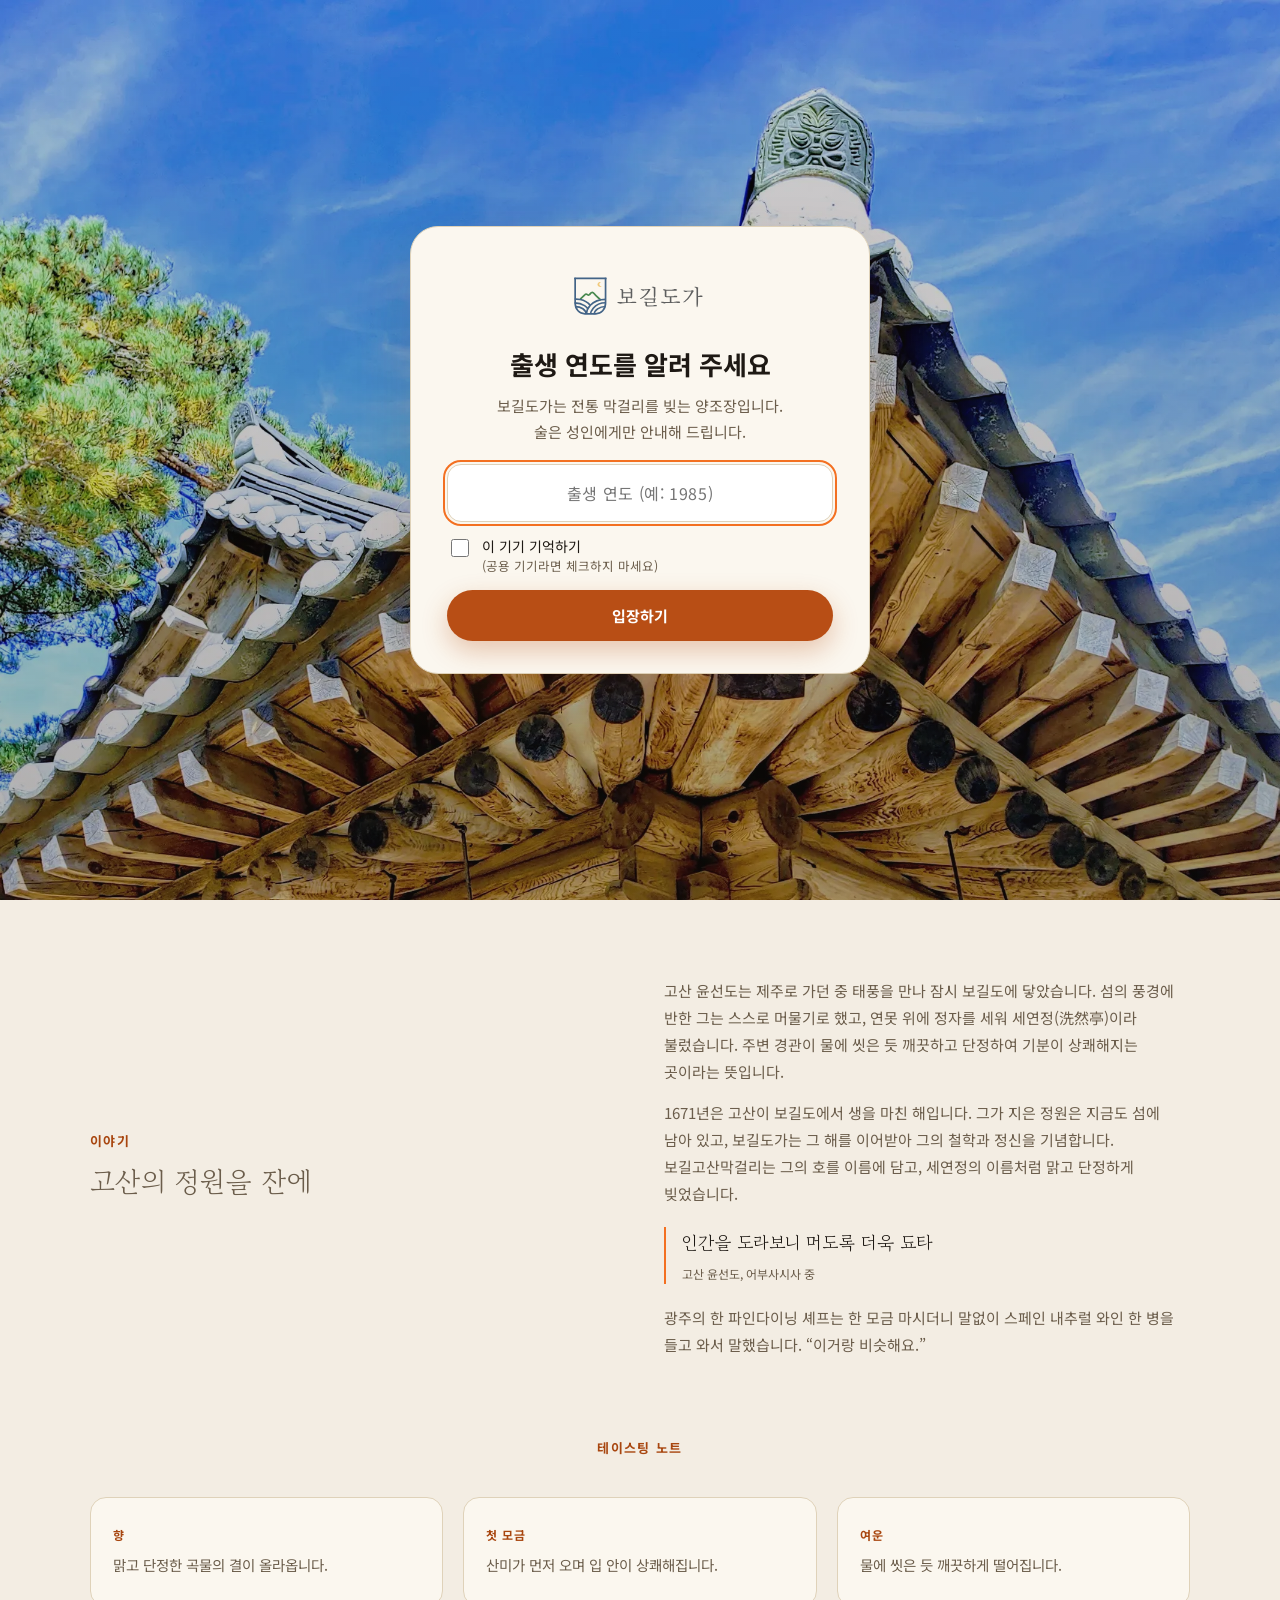
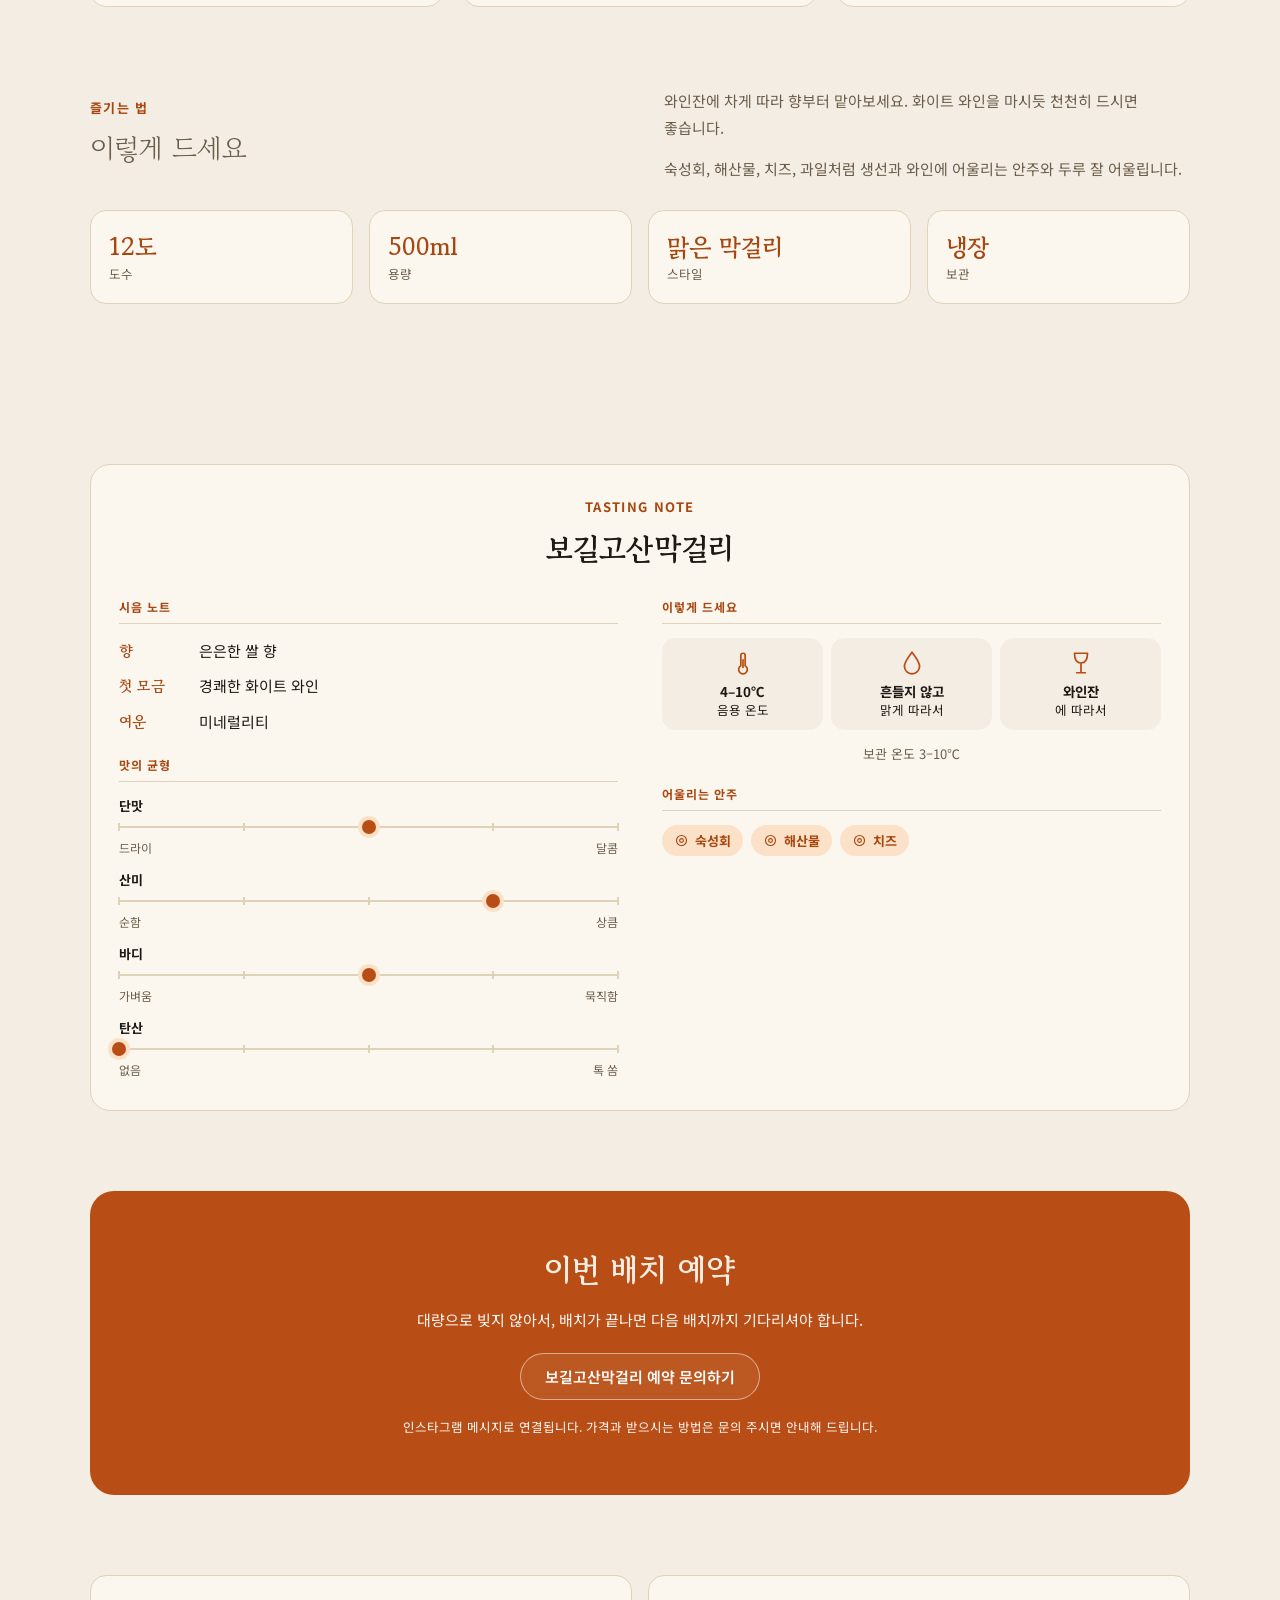
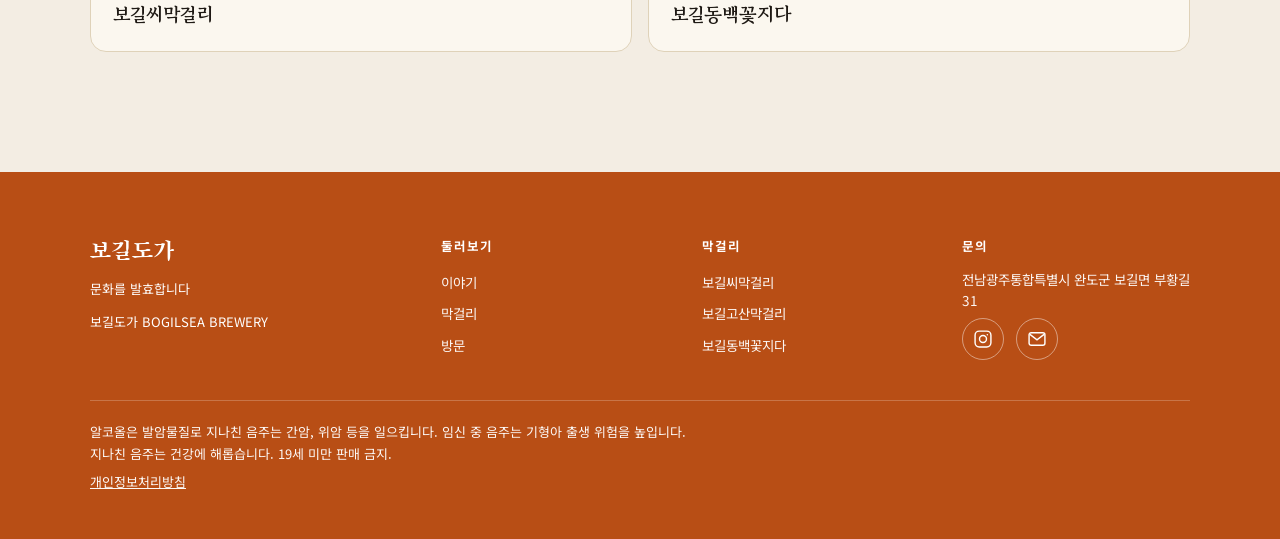
<file: gosan/index.html>
<!doctype html>
<html lang="ko">
<head>
<meta charset="utf-8">
<meta name="viewport" content="width=device-width, initial-scale=1, viewport-fit=cover">
<title>보길고산막걸리 — Since 1671, 정원을 마시다 | 보길도가</title>
<meta name="description" content="보길고산막걸리는 세연정처럼 물에 씻은 듯 맑고 단정한 12도 막걸리입니다. 와인잔에 따라 마시는 와인막걸리로, 해산물과 치즈에 잘 어울립니다.">
<link rel="canonical" href="https://bogilsea.com/gosan/">
<link rel="alternate" hreflang="ko" href="https://bogilsea.com/gosan/"><link rel="alternate" hreflang="en" href="https://bogilsea.com/en/gosan/"><link rel="alternate" hreflang="x-default" href="https://bogilsea.com/gosan/">
<meta name="robots" content="index,follow,max-image-preview:large">
<meta name="theme-color" content="#F3EDE3">
<link rel="alternate" type="application/rss+xml" title="보길도가" href="https://bogilsea.com/rss.xml">
<meta property="og:type" content="product"><meta property="og:site_name" content="보길도가"><meta property="og:locale" content="ko_KR">
<meta property="og:title" content="보길고산막걸리 — Since 1671, 정원을 마시다 | 보길도가"><meta property="og:description" content="보길고산막걸리는 세연정처럼 물에 씻은 듯 맑고 단정한 12도 막걸리입니다. 와인잔에 따라 마시는 와인막걸리로, 해산물과 치즈에 잘 어울립니다."><meta property="og:url" content="https://bogilsea.com/gosan/">
<meta property="og:image" content="https://bogilsea.com/assets/og-ko.png"><meta property="og:image:width" content="1200"><meta property="og:image:height" content="630">
<meta name="twitter:card" content="summary_large_image">
<link rel="icon" href="../assets/favicon.svg" type="image/svg+xml"><link rel="apple-touch-icon" href="../assets/apple-touch-icon.png">
<link rel="preconnect" href="https://fonts.googleapis.com"><link rel="preconnect" href="https://fonts.gstatic.com" crossorigin>
<link href="https://fonts.googleapis.com/css2?family=Gowun+Batang:wght@400;700&family=Song+Myung&family=Noto+Sans+KR:wght@400;500;700;900&display=swap" rel="stylesheet">
<link rel="stylesheet" href="../assets/site.css?v=31">

<script type="application/ld+json">{"@context": "https://schema.org", "@graph": [{"@type": "BreadcrumbList", "itemListElement": [{"@type": "ListItem", "position": 1, "name": "보길도가", "item": "https://bogilsea.com/"}, {"@type": "ListItem", "position": 2, "name": "보길고산막걸리", "item": "https://bogilsea.com/gosan/"}]}, {"@type": ["Brewery", "LocalBusiness"], "@id": "https://bogilsea.com/#brewery", "name": "보길도가", "alternateName": ["보길도가", "Bogilsea Brewery"], "url": "https://bogilsea.com/", "logo": "https://bogilsea.com/assets/logo-light.png", "image": "https://bogilsea.com/assets/hero-seyeonjeong.webp", "description": "보길도가는 전남 완도군 보길도, 고산 윤선도의 정원 세연정 옆에서 막걸리를 빚는 양조장입니다. 보길씨막걸리, 보길고산막걸리, 보길동백꽃지다를 만듭니다.", "slogan": "옛것을 위대하게", "foundingDate": "2023-04-01", "founder": {"@type": "Person", "name": "박영수", "alternateName": "보길씨"}, "address": {"@type": "PostalAddress", "streetAddress": "부황길 31", "addressLocality": "완도군 보길면", "addressRegion": "전남광주통합특별시", "addressCountry": "KR"}, "sameAs": ["https://www.instagram.com/bogilsea_brewery", "https://www.sooldalda.com/breweries/%EB%B3%B4%EA%B8%B8%EB%8F%84%EA%B0%80", "http://www.wandonews.com/news/articleView.html?idxno=301829"]}]}</script>
<script>(function(){var ok=0;try{ok=localStorage.getItem('bogilsea_age_ok')==='1'||sessionStorage.getItem('bogilsea_age_ok')==='1'}catch(e){}if(!ok)document.documentElement.className+=' age-pending'})();</script><!-- Google tag (gtag.js) -->
<script async src="https://www.googletagmanager.com/gtag/js?id=G-2MM0JDY4N4"></script>
<script>
  window.dataLayer = window.dataLayer || [];
  function gtag(){dataLayer.push(arguments);}
  gtag('js', new Date());
  gtag('config', 'G-2MM0JDY4N4');
</script>
</head>
<body>
<a class="skip" href="#main" style="position:absolute;left:-999px;top:8px;background:#B84E15;color:#fff;padding:8px 14px;z-index:99;border-radius:8px" onfocus="this.style.left='8px'" onblur="this.style.left='-999px'">본문으로 건너뛰기</a>
<header class="nav" id="siteNav"><div class="wrap nav-inner"><a class="brand-mark" href="../" aria-label="보길도가 처음으로"><img src="../assets/logo.svg" alt="" class="brand-logo" width="84" height="34"></a><nav class="links" aria-label="Main"><a href="../#collection">막걸리</a></nav><div class="nav-right"><a class="lang" href="../en/gosan/" hreflang="en" lang="en">EN</a><a class="nav-cta" href="../#visit">방문 문의하기 →</a></div></div></header>
<main class="wrap" id="main">
<section class="hero-section p-hero"><div class="hero-grid"><div class="hero-copy"><ol class="crumb" aria-label="Breadcrumb"><li><a href="../">보길도가</a></li><li aria-current="page">보길고산막걸리</li></ol><span class="hero-eyebrow">보길고산막걸리</span><h1>Since 1671,<br/>정원을 마시다</h1><p class="desc">세연정(洗然亭)처럼 물에 씻은 듯 맑은 막걸리.<br/>와인잔에 따라 마시는 와인막걸리.</p><span class="chip">12도, 500ml</span><div class="hero-actions"><a class="btn-primary" href="#order">보길고산막걸리 예약 문의하기</a></div></div><div class="hero-media"><div class="hero-wash"></div><div class="art-collage"><img width="1100" height="1375" src="../assets/gosan-glass.webp" alt="와인잔에 따른 보길고산막걸리, 옆에 놓인 병" class="collage-img" style="object-position:center 46%" fetchpriority="high"><video class="hero-video" muted loop playsinline preload="none" aria-hidden="true" tabindex="-1" poster="../assets/gosan-hero-poster.webp" data-src="../assets/gosan-hero.mp4"></video><script>(function(){var mm=window.matchMedia;if(!mm||mm("(prefers-reduced-motion:reduce)").matches)return;var v=document.currentScript.previousElementSibling,s=v.dataset.src;if(!mm("(min-width:821px)").matches){s=s.replace("hero.mp4","hero-m.mp4");v.poster=v.poster.replace("hero-poster","hero-m-poster")}v.src=s;v.addEventListener("playing",function(){v.classList.add("on")},{once:true});var r=v.play();if(r&&r.catch)r.catch(function(){})})()</script></div></div></div></section>
<section id="story"><div class="philosophy"><div><span class="eyebrow-plain">이야기</span><p class="quote">고산의 정원을 잔에</p></div><div><p>고산 윤선도는 제주로 가던 중 태풍을 만나 잠시 보길도에 닿았습니다. 섬의 풍경에 반한 그는 스스로 머물기로 했고, 연못 위에 정자를 세워 세연정(洗然亭)이라 불렀습니다. 주변 경관이 물에 씻은 듯 깨끗하고 단정하여 기분이 상쾌해지는 곳이라는 뜻입니다.</p><p>1671년은 고산이 보길도에서 생을 마친 해입니다. 그가 지은 정원은 지금도 섬에 남아 있고, 보길도가는 그 해를 이어받아 그의 철학과 정신을 기념합니다. 보길고산막걸리는 그의 호를 이름에 담고, 세연정의 이름처럼 맑고 단정하게 빚었습니다.</p><p class="verse">인간을 도라보니 머도록 더욱 됴타<small>고산 윤선도, 어부사시사 중</small></p><p>광주의 한 파인다이닝 셰프는 한 모금 마시더니 말없이 스페인 내추럴 와인 한 병을 들고 와서 말했습니다. “이거랑 비슷해요.”</p></div></div></section>
<section style="padding-top:0"><div class="section-head"><span class="eyebrow-plain">테이스팅 노트</span></div><div class="terroir"><div class="terroir-card left"><span class="k">향</span><p style="font-size:14.5px">맑고 단정한 곡물의 결이 올라옵니다.</p></div><div class="terroir-card left"><span class="k">첫 모금</span><p style="font-size:14.5px">산미가 먼저 오며 입 안이 상쾌해집니다.</p></div><div class="terroir-card left"><span class="k">여운</span><p style="font-size:14.5px">물에 씻은 듯 깨끗하게 떨어집니다.</p></div></div></section>
<section style="padding-top:0"><div class="philosophy"><div><span class="eyebrow-plain">즐기는 법</span><p class="quote">이렇게 드세요</p></div><div><p>와인잔에 차게 따라 향부터 맡아보세요. 화이트 와인을 마시듯 천천히 드시면 좋습니다.</p><p>숙성회, 해산물, 치즈, 과일처럼 생선과 와인에 어울리는 안주와 두루 잘 어울립니다.</p></div></div><ul class="facts"><li><b>12도</b>도수</li><li><b>500ml</b>용량</li><li><b>맑은 막걸리</b>스타일</li><li><b>냉장</b>보관</li></ul></section>
<section class="tasting" aria-labelledby="tn-gosan"><div class="tn-card"><div class="tn-head"><span class="eyebrow-plain">TASTING NOTE</span><h2 id="tn-gosan">보길고산막걸리</h2></div><div class="tn-col"><h3>시음 노트</h3><ul class="tn-notes"><li><span>향</span>은은한 쌀 향</li><li><span>첫 모금</span>경쾌한 화이트 와인</li><li><span>여운</span>미네럴리티</li></ul><h3>맛의 균형</h3><div class="tn-scale"><div class="tn-k">단맛</div><div class="tn-track" role="img" aria-label="단맛 3/5 (드라이 ↔ 달콤)" style="--v:3"><i></i><i></i><i></i><i></i><i></i><em></em></div><div class="tn-ends"><span>드라이</span><span>달콤</span></div></div><div class="tn-scale"><div class="tn-k">산미</div><div class="tn-track" role="img" aria-label="산미 4/5 (순함 ↔ 상큼)" style="--v:4"><i></i><i></i><i></i><i></i><i></i><em></em></div><div class="tn-ends"><span>순함</span><span>상큼</span></div></div><div class="tn-scale"><div class="tn-k">바디</div><div class="tn-track" role="img" aria-label="바디 3/5 (가벼움 ↔ 묵직함)" style="--v:3"><i></i><i></i><i></i><i></i><i></i><em></em></div><div class="tn-ends"><span>가벼움</span><span>묵직함</span></div></div><div class="tn-scale"><div class="tn-k">탄산</div><div class="tn-track" role="img" aria-label="탄산 1/5 (없음 ↔ 톡 쏨)" style="--v:1"><i></i><i></i><i></i><i></i><i></i><em></em></div><div class="tn-ends"><span>없음</span><span>톡 쏨</span></div></div></div><div class="tn-col"><h3>이렇게 드세요</h3><ul class="tn-serve"><li><svg viewBox="0 0 24 24" aria-hidden="true"><path d="M10 14.5V5a2 2 0 1 1 4 0v9.5a4 4 0 1 1-4 0z"/><path d="M12 9v7"/></svg><span><b>4–10℃</b>음용 온도</span></li><li><svg viewBox="0 0 24 24" aria-hidden="true"><path d="M12 2C12 2 5 11 5 15a7 7 0 0 0 14 0c0-4-7-13-7-13z"/></svg><span><b>흔들지 않고</b>맑게 따라서</span></li><li><svg viewBox="0 0 24 24" aria-hidden="true"><path d="M6 3h12c0 6-2 9-6 9s-6-3-6-9zM12 12v8M8 21h8"/></svg><span><b>와인잔</b>에 따라서</span></li></ul><p class="tn-keep">보관 온도 3–10℃</p><h3>어울리는 안주</h3><ul class="tn-pair"><li><svg viewBox="0 0 24 24" aria-hidden="true"><circle cx="12" cy="12" r="8"/><circle cx="12" cy="12" r="3"/></svg>숙성회</li><li><svg viewBox="0 0 24 24" aria-hidden="true"><circle cx="12" cy="12" r="8"/><circle cx="12" cy="12" r="3"/></svg>해산물</li><li><svg viewBox="0 0 24 24" aria-hidden="true"><circle cx="12" cy="12" r="8"/><circle cx="12" cy="12" r="3"/></svg>치즈</li></ul></div></div></section>
<section id="order" style="padding-top:0"><div class="story-band order-band"><div><h2>이번 배치 예약</h2><p>대량으로 빚지 않아서, 배치가 끝나면 다음 배치까지 기다리셔야 합니다.</p><a class="btn-ghost" href="https://ig.me/m/bogilsea_brewery">보길고산막걸리 예약 문의하기</a><p class="fine">인스타그램 메시지로 연결됩니다. 가격과 받으시는 방법은 문의 주시면 안내해 드립니다.</p></div></div></section>
<section style="padding-top:0"><div class="others"><a href="../ssi/">보길씨막걸리</a><a href="../dongbaek/">보길동백꽃지다</a></div></section>
</main>
<footer><div class="wrap"><div class="footer-grid"><div><div class="footer-brand" translate="no">보길도가</div><p class="footer-tag">문화를 발효합니다</p><p class="footer-tag" style="margin-top:6px">보길도가 BOGILSEA BREWERY</p></div><div><h3>둘러보기</h3><ul><li><a href="../#story">이야기</a></li><li><a href="../#collection">막걸리</a></li><li><a href="../#visit">방문</a></li></ul></div><div><h3>막걸리</h3><ul><li><a href="../ssi/">보길씨막걸리</a></li><li><a href="../gosan/">보길고산막걸리</a></li><li><a href="../dongbaek/">보길동백꽃지다</a></li></ul></div><div><h3>문의</h3><ul><li>전남광주통합특별시 완도군 보길면 부황길 31</li><li class="footer-icons"><a class="icon-link" href="https://www.instagram.com/bogilsea_brewery" aria-label="Instagram" target="_blank" rel="noopener"><svg width="20" height="20" viewBox="0 0 24 24" fill="none" stroke="currentColor" stroke-width="1.7" aria-hidden="true"><rect x="2.5" y="2.5" width="19" height="19" rx="5"/><circle cx="12" cy="12" r="4.2"/><circle cx="17.2" cy="6.8" r="0.9" fill="currentColor" stroke="none"/></svg></a><a class="icon-link" href="mailto:bogilsea@bogilsea.com" aria-label="이메일 보내기"><svg width="20" height="20" viewBox="0 0 24 24" fill="none" stroke="currentColor" stroke-width="1.7" aria-hidden="true"><rect x="2.5" y="4.5" width="19" height="15" rx="2.5"/><path d="M3.5 6.5l8.5 6.5 8.5-6.5"/></svg></a></li></ul></div></div><div class="footer-bottom">알코올은 발암물질로 지나친 음주는 간암, 위암 등을 일으킵니다. 임신 중 음주는 기형아 출생 위험을 높입니다.<br>지나친 음주는 건강에 해롭습니다. 19세 미만 판매 금지.<br><a href="../privacy/">개인정보처리방침</a></div></div></footer>
<script>(function(){var n=document.getElementById("siteNav");if(!n)return;var f=function(){n.classList.toggle("scrolled",window.scrollY>8)};f();window.addEventListener("scroll",f,{passive:true})})();</script>
<div id="agegate" role="dialog" aria-modal="true" aria-labelledby="ag-h" data-bad="출생 연도 4자리를 입력해 주세요." data-deny="19세 미만은 입장할 수 없습니다. 성인이 되신 뒤에 찾아와 주세요."><div class="ag-card"><img width="966" height="391" class="ag-logo" src="../assets/logo.svg" alt=""><h2 id="ag-h">출생 연도를 알려 주세요</h2><p>보길도가는 전통 막걸리를 빚는 양조장입니다.<br>술은 성인에게만 안내해 드립니다.</p><form novalidate><input type="text" name="birth_year" spellcheck="false" inputmode="numeric" maxlength="4" autocomplete="bday-year" placeholder="출생 연도 (예: 1985)" aria-label="출생 연도"><label class="ag-rem"><input type="checkbox"><span>이 기기 기억하기 <em>(공용 기기라면 체크하지 마세요)</em></span></label><p class="ag-msg" role="alert" hidden></p><button type="submit" class="btn-primary ag-yes">입장하기</button></form></div></div><script>(function(){var g=document.getElementById('agegate');if(!g)return;var f=g.querySelector('form'),i=g.querySelector('input[type=text]'),c=g.querySelector('input[type=checkbox]'),m=g.querySelector('.ag-msg');function lock(on){Array.prototype.forEach.call(document.body.children,function(n){if(n!==g&&n.tagName!=='SCRIPT'&&n.tagName!=='NOSCRIPT')n.inert=on})}f.addEventListener('submit',function(e){e.preventDefault();var v=i.value.replace(/\D/g,''),Y=new Date().getFullYear(),y=parseInt(v,10);g.classList.remove('denied');if(v.length!==4||y<1900||y>Y){m.textContent=g.getAttribute('data-bad');m.hidden=false;i.focus();return}if(Y-y<19){m.textContent=g.getAttribute('data-deny');m.hidden=false;return}try{(c.checked?localStorage:sessionStorage).setItem('bogilsea_age_ok','1')}catch(x){}document.documentElement.classList.remove('age-pending');lock(false)});if(document.documentElement.classList.contains('age-pending')){lock(true);i.focus()}})();</script></body></html>
</file>
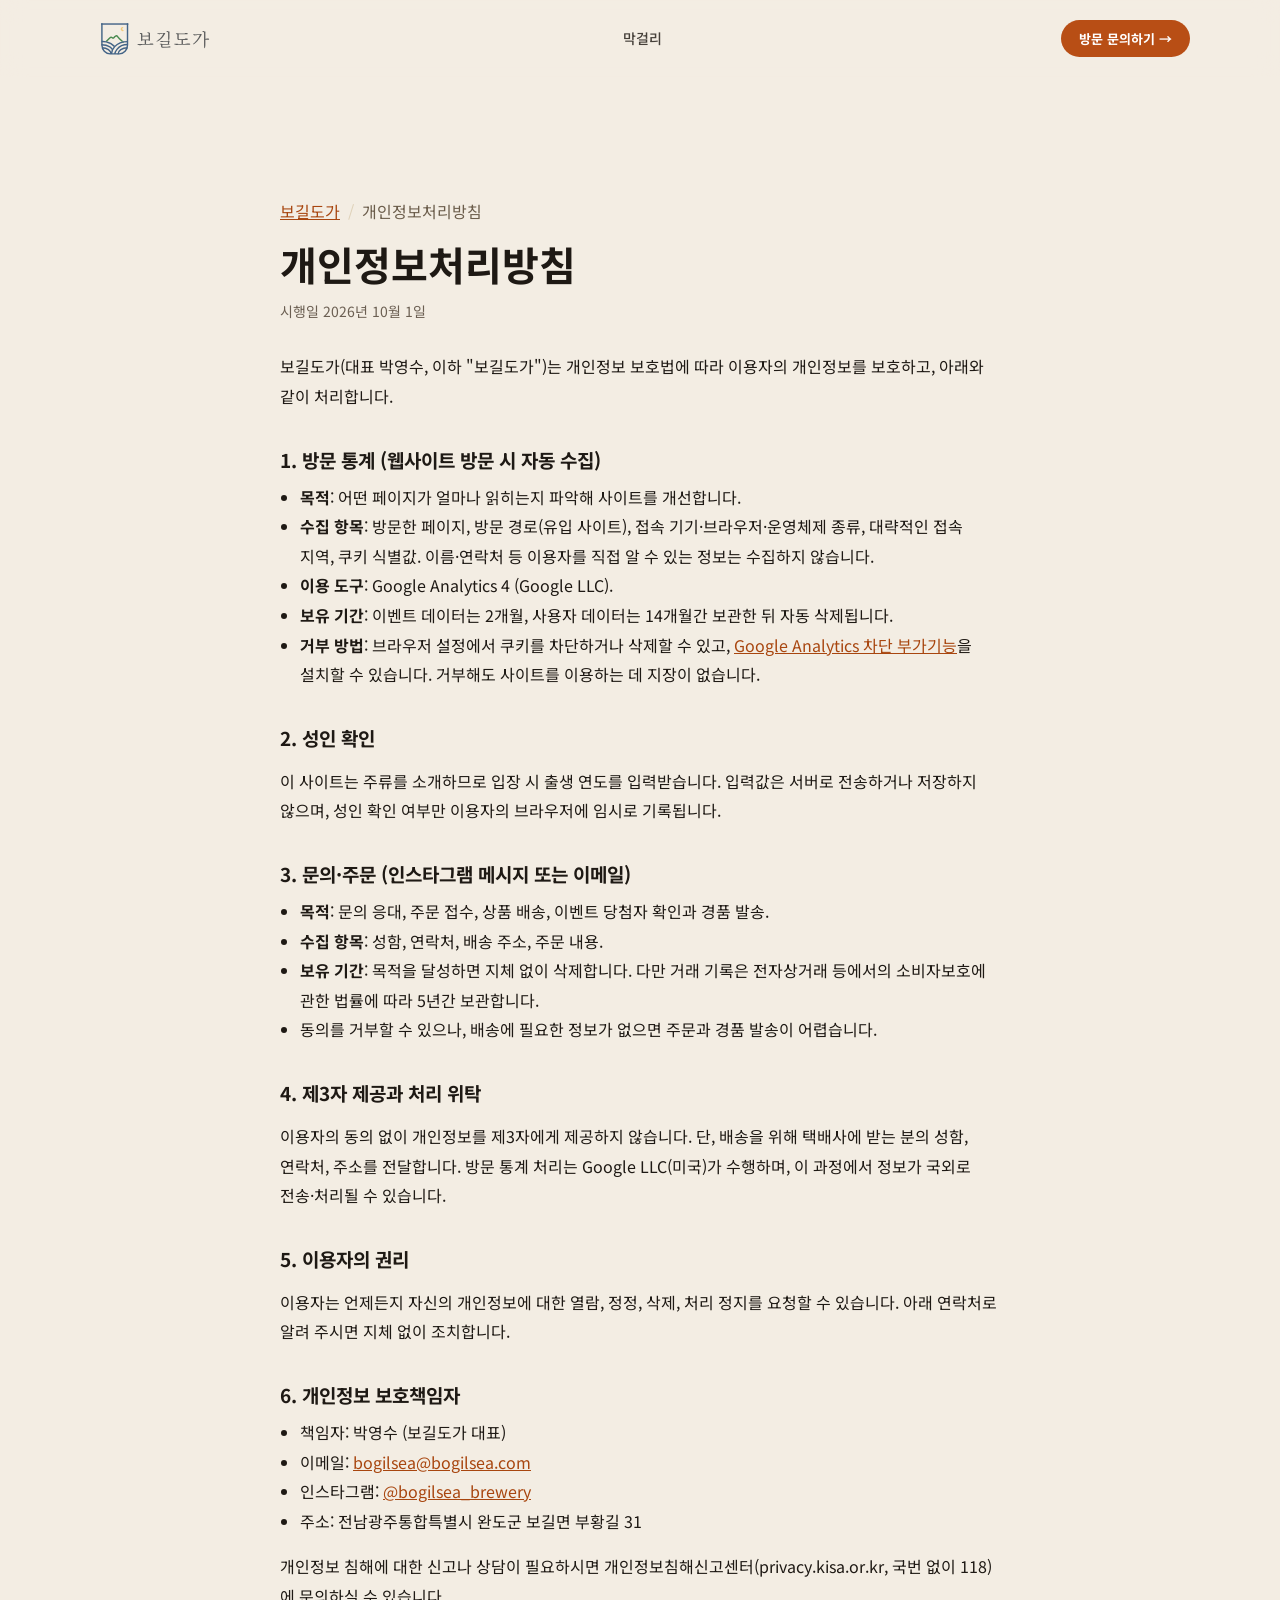
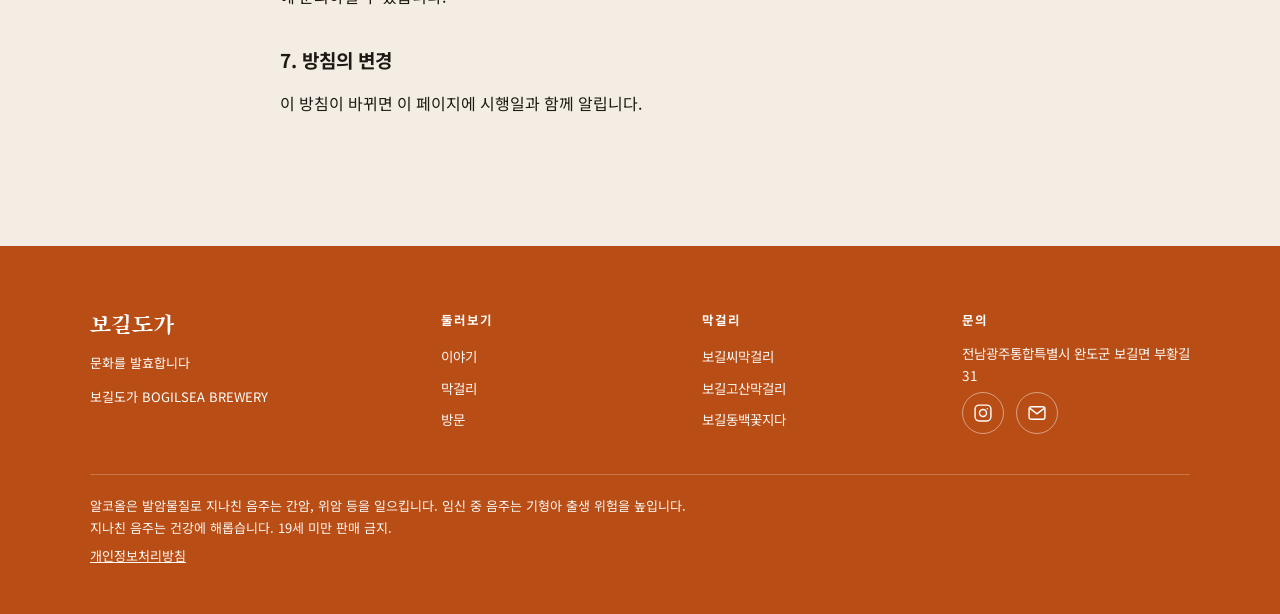
<file: privacy/index.html>
<!doctype html>
<html lang="ko">
<head>
<meta charset="utf-8">
<meta name="viewport" content="width=device-width, initial-scale=1, viewport-fit=cover">
<title>개인정보처리방침 | 보길도가</title>
<meta name="description" content="보길도가 웹사이트의 방문 통계, 문의·주문 시 개인정보 처리 방침입니다.">
<meta name="robots" content="index,follow">
<meta name="theme-color" content="#F3EDE3">
<link rel="canonical" href="https://bogilsea.com/privacy/">
<link rel="icon" href="../assets/favicon.svg" type="image/svg+xml">
<link rel="preconnect" href="https://fonts.googleapis.com"><link rel="preconnect" href="https://fonts.gstatic.com" crossorigin>
<link href="https://fonts.googleapis.com/css2?family=Gowun+Batang:wght@400;700&family=Song+Myung&family=Noto+Sans+KR:wght@400;500;700;900&display=swap" rel="stylesheet">
<link rel="stylesheet" href="../assets/site.css?v=31">
<style>
.legal{max-width:760px;padding-block:120px 72px}
.legal h1{font-size:clamp(28px,5vw,40px);margin:8px 0 6px}
.legal .upd{color:#6b5f52;font-size:14px;margin:0 0 28px}
.legal h2{font-size:19px;margin:34px 0 10px}
.legal p,.legal li{line-height:1.85;font-size:16px}
.legal ul{padding-left:20px;margin:8px 0}
.legal a{color:#A8460F;text-decoration:underline}
</style>
<script async src="https://www.googletagmanager.com/gtag/js?id=G-2MM0JDY4N4"></script>
<script>
  window.dataLayer = window.dataLayer || [];
  function gtag(){dataLayer.push(arguments);}
  gtag('js', new Date());
  gtag('config', 'G-2MM0JDY4N4');
</script>
</head>
<body>
<a class="skip" href="#main" style="position:absolute;left:-999px;top:8px;background:#B84E15;color:#fff;padding:8px 14px;z-index:99;border-radius:8px" onfocus="this.style.left='8px'" onblur="this.style.left='-999px'">본문으로 건너뛰기</a>
<header class="nav" id="siteNav"><div class="wrap nav-inner"><a class="brand-mark" href="../" aria-label="보길도가 처음으로"><img src="../assets/logo.svg" alt="" class="brand-logo" width="84" height="34"></a><nav class="links" aria-label="Main"><a href="../#collection">막걸리</a></nav><div class="nav-right"><a class="nav-cta" href="../#visit">방문 문의하기 →</a></div></div></header>
<main class="wrap legal" id="main">
<ol class="crumb" aria-label="Breadcrumb"><li><a href="../">보길도가</a></li><li aria-current="page">개인정보처리방침</li></ol>
<h1>개인정보처리방침</h1>
<p class="upd">시행일 2026년 10월 1일</p>
<p>보길도가(대표 박영수, 이하 "보길도가")는 개인정보 보호법에 따라 이용자의 개인정보를 보호하고, 아래와 같이 처리합니다.</p>

<h2>1. 방문 통계 (웹사이트 방문 시 자동 수집)</h2>
<ul>
<li><b>목적</b>: 어떤 페이지가 얼마나 읽히는지 파악해 사이트를 개선합니다.</li>
<li><b>수집 항목</b>: 방문한 페이지, 방문 경로(유입 사이트), 접속 기기·브라우저·운영체제 종류, 대략적인 접속 지역, 쿠키 식별값. 이름·연락처 등 이용자를 직접 알 수 있는 정보는 수집하지 않습니다.</li>
<li><b>이용 도구</b>: Google Analytics 4 (Google LLC).</li>
<li><b>보유 기간</b>: 이벤트 데이터는 2개월, 사용자 데이터는 14개월간 보관한 뒤 자동 삭제됩니다.</li>
<li><b>거부 방법</b>: 브라우저 설정에서 쿠키를 차단하거나 삭제할 수 있고, <a href="https://tools.google.com/dlpage/gaoptout" target="_blank" rel="noopener">Google Analytics 차단 부가기능</a>을 설치할 수 있습니다. 거부해도 사이트를 이용하는 데 지장이 없습니다.</li>
</ul>

<h2>2. 성인 확인</h2>
<p>이 사이트는 주류를 소개하므로 입장 시 출생 연도를 입력받습니다. 입력값은 서버로 전송하거나 저장하지 않으며, 성인 확인 여부만 이용자의 브라우저에 임시로 기록됩니다.</p>

<h2>3. 문의·주문 (인스타그램 메시지 또는 이메일)</h2>
<ul>
<li><b>목적</b>: 문의 응대, 주문 접수, 상품 배송, 이벤트 당첨자 확인과 경품 발송.</li>
<li><b>수집 항목</b>: 성함, 연락처, 배송 주소, 주문 내용.</li>
<li><b>보유 기간</b>: 목적을 달성하면 지체 없이 삭제합니다. 다만 거래 기록은 전자상거래 등에서의 소비자보호에 관한 법률에 따라 5년간 보관합니다.</li>
<li>동의를 거부할 수 있으나, 배송에 필요한 정보가 없으면 주문과 경품 발송이 어렵습니다.</li>
</ul>

<h2>4. 제3자 제공과 처리 위탁</h2>
<p>이용자의 동의 없이 개인정보를 제3자에게 제공하지 않습니다. 단, 배송을 위해 택배사에 받는 분의 성함, 연락처, 주소를 전달합니다. 방문 통계 처리는 Google LLC(미국)가 수행하며, 이 과정에서 정보가 국외로 전송·처리될 수 있습니다.</p>

<h2>5. 이용자의 권리</h2>
<p>이용자는 언제든지 자신의 개인정보에 대한 열람, 정정, 삭제, 처리 정지를 요청할 수 있습니다. 아래 연락처로 알려 주시면 지체 없이 조치합니다.</p>

<h2>6. 개인정보 보호책임자</h2>
<ul>
<li>책임자: 박영수 (보길도가 대표)</li>
<li>이메일: <a href="mailto:bogilsea@bogilsea.com">bogilsea@bogilsea.com</a></li>
<li>인스타그램: <a href="https://www.instagram.com/bogilsea_brewery" target="_blank" rel="noopener">@bogilsea_brewery</a></li>
<li>주소: 전남광주통합특별시 완도군 보길면 부황길 31</li>
</ul>
<p>개인정보 침해에 대한 신고나 상담이 필요하시면 개인정보침해신고센터(privacy.kisa.or.kr, 국번 없이 118)에 문의하실 수 있습니다.</p>

<h2>7. 방침의 변경</h2>
<p>이 방침이 바뀌면 이 페이지에 시행일과 함께 알립니다.</p>
</main>
<footer><div class="wrap"><div class="footer-grid"><div><div class="footer-brand" translate="no">보길도가</div><p class="footer-tag">문화를 발효합니다</p><p class="footer-tag" style="margin-top:6px">보길도가 BOGILSEA BREWERY</p></div><div><h3>둘러보기</h3><ul><li><a href="../#story">이야기</a></li><li><a href="../#collection">막걸리</a></li><li><a href="../#visit">방문</a></li></ul></div><div><h3>막걸리</h3><ul><li><a href="../ssi/">보길씨막걸리</a></li><li><a href="../gosan/">보길고산막걸리</a></li><li><a href="../dongbaek/">보길동백꽃지다</a></li></ul></div><div><h3>문의</h3><ul><li>전남광주통합특별시 완도군 보길면 부황길 31</li><li class="footer-icons"><a class="icon-link" href="https://www.instagram.com/bogilsea_brewery" aria-label="Instagram" target="_blank" rel="noopener"><svg width="20" height="20" viewBox="0 0 24 24" fill="none" stroke="currentColor" stroke-width="1.7" aria-hidden="true"><rect x="2.5" y="2.5" width="19" height="19" rx="5"/><circle cx="12" cy="12" r="4.2"/><circle cx="17.2" cy="6.8" r="0.9" fill="currentColor" stroke="none"/></svg></a><a class="icon-link" href="mailto:bogilsea@bogilsea.com" aria-label="이메일 보내기"><svg width="20" height="20" viewBox="0 0 24 24" fill="none" stroke="currentColor" stroke-width="1.7" aria-hidden="true"><rect x="2.5" y="4.5" width="19" height="15" rx="2.5"/><path d="M3.5 6.5l8.5 6.5 8.5-6.5"/></svg></a></li></ul></div></div><div class="footer-bottom">알코올은 발암물질로 지나친 음주는 간암, 위암 등을 일으킵니다. 임신 중 음주는 기형아 출생 위험을 높입니다.<br>지나친 음주는 건강에 해롭습니다. 19세 미만 판매 금지.<br><a href="../privacy/">개인정보처리방침</a></div></div></footer>
</body>
</html>
</file>
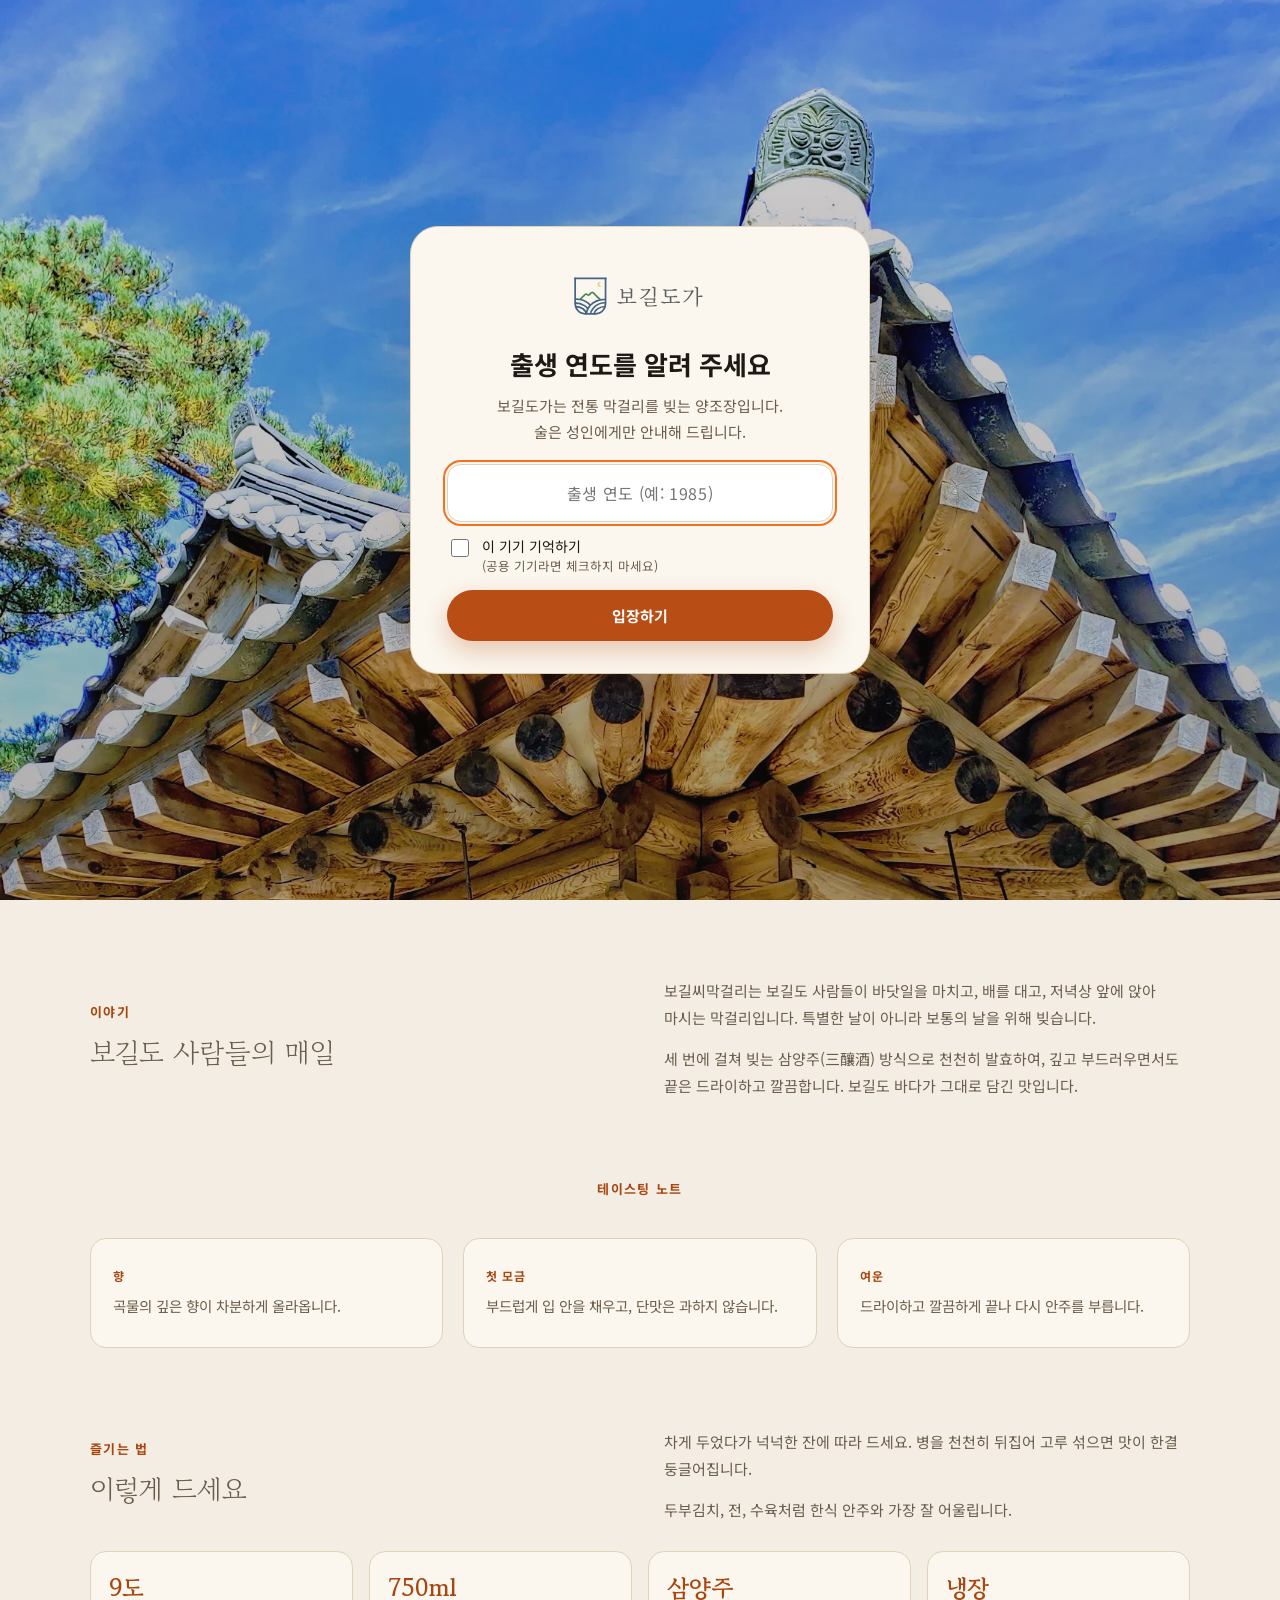
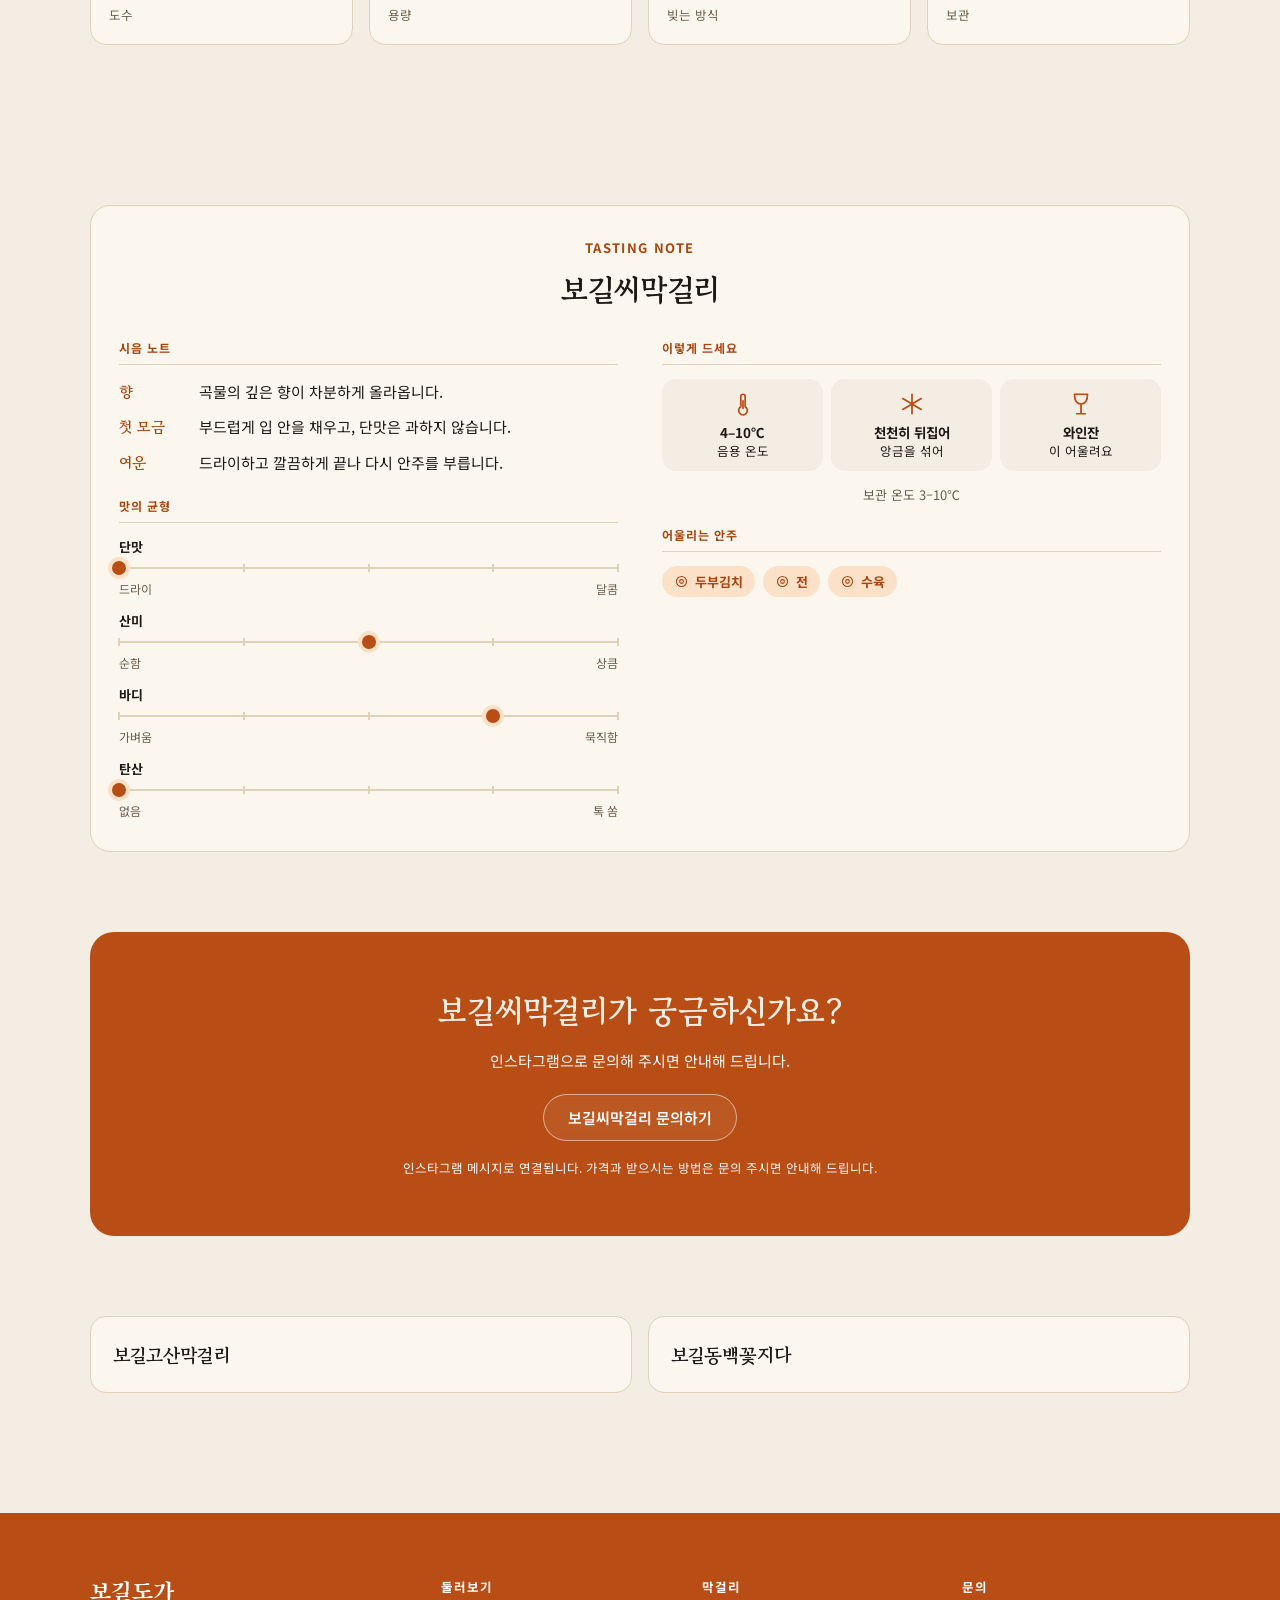
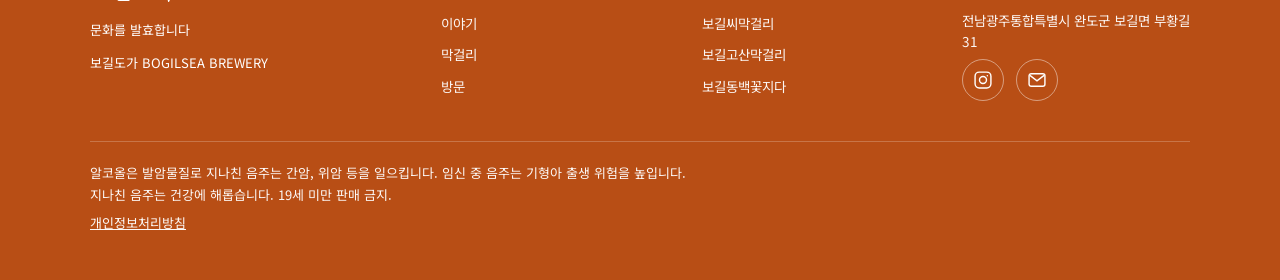
<file: ssi/index.html>
<!doctype html>
<html lang="ko">
<head>
<meta charset="utf-8">
<meta name="viewport" content="width=device-width, initial-scale=1, viewport-fit=cover">
<title>보길씨막걸리 — 섬을 빚다, 보길도를 담다 | 보길도가</title>
<meta name="description" content="보길씨막걸리는 보길도 사람들이 매일 마시는 9도 삼양주 막걸리입니다. 깊고 부드러우며 드라이하고 깔끔해 한식 안주와 잘 어울립니다.">
<link rel="canonical" href="https://bogilsea.com/ssi/">
<link rel="alternate" hreflang="ko" href="https://bogilsea.com/ssi/"><link rel="alternate" hreflang="en" href="https://bogilsea.com/en/ssi/"><link rel="alternate" hreflang="x-default" href="https://bogilsea.com/ssi/">
<meta name="robots" content="index,follow,max-image-preview:large">
<meta name="theme-color" content="#F3EDE3">
<link rel="alternate" type="application/rss+xml" title="보길도가" href="https://bogilsea.com/rss.xml">
<meta property="og:type" content="product"><meta property="og:site_name" content="보길도가"><meta property="og:locale" content="ko_KR">
<meta property="og:title" content="보길씨막걸리 — 섬을 빚다, 보길도를 담다 | 보길도가"><meta property="og:description" content="보길씨막걸리는 보길도 사람들이 매일 마시는 9도 삼양주 막걸리입니다. 깊고 부드러우며 드라이하고 깔끔해 한식 안주와 잘 어울립니다."><meta property="og:url" content="https://bogilsea.com/ssi/">
<meta property="og:image" content="https://bogilsea.com/assets/og-ko.png"><meta property="og:image:width" content="1200"><meta property="og:image:height" content="630">
<meta name="twitter:card" content="summary_large_image">
<link rel="icon" href="../assets/favicon.svg" type="image/svg+xml"><link rel="apple-touch-icon" href="../assets/apple-touch-icon.png">
<link rel="preconnect" href="https://fonts.googleapis.com"><link rel="preconnect" href="https://fonts.gstatic.com" crossorigin>
<link href="https://fonts.googleapis.com/css2?family=Gowun+Batang:wght@400;700&family=Song+Myung&family=Noto+Sans+KR:wght@400;500;700;900&display=swap" rel="stylesheet">
<link rel="stylesheet" href="../assets/site.css?v=31">

<script type="application/ld+json">{"@context": "https://schema.org", "@graph": [{"@type": "BreadcrumbList", "itemListElement": [{"@type": "ListItem", "position": 1, "name": "보길도가", "item": "https://bogilsea.com/"}, {"@type": "ListItem", "position": 2, "name": "보길씨막걸리", "item": "https://bogilsea.com/ssi/"}]}, {"@type": ["Brewery", "LocalBusiness"], "@id": "https://bogilsea.com/#brewery", "name": "보길도가", "alternateName": ["보길도가", "Bogilsea Brewery"], "url": "https://bogilsea.com/", "logo": "https://bogilsea.com/assets/logo-light.png", "image": "https://bogilsea.com/assets/hero-seyeonjeong.webp", "description": "보길도가는 전남 완도군 보길도, 고산 윤선도의 정원 세연정 옆에서 막걸리를 빚는 양조장입니다. 보길씨막걸리, 보길고산막걸리, 보길동백꽃지다를 만듭니다.", "slogan": "옛것을 위대하게", "foundingDate": "2023-04-01", "founder": {"@type": "Person", "name": "박영수", "alternateName": "보길씨"}, "address": {"@type": "PostalAddress", "streetAddress": "부황길 31", "addressLocality": "완도군 보길면", "addressRegion": "전남광주통합특별시", "addressCountry": "KR"}, "sameAs": ["https://www.instagram.com/bogilsea_brewery", "https://www.sooldalda.com/breweries/%EB%B3%B4%EA%B8%B8%EB%8F%84%EA%B0%80", "http://www.wandonews.com/news/articleView.html?idxno=301829"]}]}</script>
<script>(function(){var ok=0;try{ok=localStorage.getItem('bogilsea_age_ok')==='1'||sessionStorage.getItem('bogilsea_age_ok')==='1'}catch(e){}if(!ok)document.documentElement.className+=' age-pending'})();</script><!-- Google tag (gtag.js) -->
<script async src="https://www.googletagmanager.com/gtag/js?id=G-2MM0JDY4N4"></script>
<script>
  window.dataLayer = window.dataLayer || [];
  function gtag(){dataLayer.push(arguments);}
  gtag('js', new Date());
  gtag('config', 'G-2MM0JDY4N4');
</script>
</head>
<body>
<a class="skip" href="#main" style="position:absolute;left:-999px;top:8px;background:#B84E15;color:#fff;padding:8px 14px;z-index:99;border-radius:8px" onfocus="this.style.left='8px'" onblur="this.style.left='-999px'">본문으로 건너뛰기</a>
<header class="nav" id="siteNav"><div class="wrap nav-inner"><a class="brand-mark" href="../" aria-label="보길도가 처음으로"><img src="../assets/logo.svg" alt="" class="brand-logo" width="84" height="34"></a><nav class="links" aria-label="Main"><a href="../#collection">막걸리</a></nav><div class="nav-right"><a class="lang" href="../en/ssi/" hreflang="en" lang="en">EN</a><a class="nav-cta" href="../#visit">방문 문의하기 →</a></div></div></header>
<main class="wrap" id="main">
<section class="hero-section p-hero"><div class="hero-grid"><div class="hero-copy"><ol class="crumb" aria-label="Breadcrumb"><li><a href="../">보길도가</a></li><li aria-current="page">보길씨막걸리</li></ol><span class="hero-eyebrow">보길씨막걸리</span><h1>섬을 빚다,<br/>보길도를 담다</h1><p class="desc">보길도 사람들이 매일 마시는 막걸리.<br/>세 번 빚은 삼양주(三釀酒).</p><span class="chip">9도, 750ml</span><div class="hero-actions"><a class="btn-primary" href="#order">보길씨막걸리 문의하기</a></div></div><div class="hero-media"><div class="hero-wash"></div><div class="art-collage"><img width="1400" height="1866" src="../assets/ssi-bottle.webp" alt="보길도 해변에 놓인 보길씨막걸리 병, 파도 라벨과 9도 표기" class="collage-img" style="object-position:center 22%" fetchpriority="high"></div></div></div></section>
<section id="story"><div class="philosophy"><div><span class="eyebrow-plain">이야기</span><p class="quote">보길도 사람들의 매일</p></div><div><p>보길씨막걸리는 보길도 사람들이 바닷일을 마치고, 배를 대고, 저녁상 앞에 앉아 마시는 막걸리입니다. 특별한 날이 아니라 보통의 날을 위해 빚습니다.</p><p>세 번에 걸쳐 빚는 삼양주(三釀酒) 방식으로 천천히 발효하여, 깊고 부드러우면서도 끝은 드라이하고 깔끔합니다. 보길도 바다가 그대로 담긴 맛입니다.</p></div></div></section>
<section style="padding-top:0"><div class="section-head"><span class="eyebrow-plain">테이스팅 노트</span></div><div class="terroir"><div class="terroir-card left"><span class="k">향</span><p style="font-size:14.5px">곡물의 깊은 향이 차분하게 올라옵니다.</p></div><div class="terroir-card left"><span class="k">첫 모금</span><p style="font-size:14.5px">부드럽게 입 안을 채우고, 단맛은 과하지 않습니다.</p></div><div class="terroir-card left"><span class="k">여운</span><p style="font-size:14.5px">드라이하고 깔끔하게 끝나 다시 안주를 부릅니다.</p></div></div></section>
<section style="padding-top:0"><div class="philosophy"><div><span class="eyebrow-plain">즐기는 법</span><p class="quote">이렇게 드세요</p></div><div><p>차게 두었다가 넉넉한 잔에 따라 드세요. 병을 천천히 뒤집어 고루 섞으면 맛이 한결 둥글어집니다.</p><p>두부김치, 전, 수육처럼 한식 안주와 가장 잘 어울립니다.</p></div></div><ul class="facts"><li><b>9도</b>도수</li><li><b>750ml</b>용량</li><li><b>삼양주</b>빚는 방식</li><li><b>냉장</b>보관</li></ul></section>
<section class="tasting" aria-labelledby="tn-ssi"><div class="tn-card"><div class="tn-head"><span class="eyebrow-plain">TASTING NOTE</span><h2 id="tn-ssi">보길씨막걸리</h2></div><div class="tn-col"><h3>시음 노트</h3><ul class="tn-notes"><li><span>향</span>곡물의 깊은 향이 차분하게 올라옵니다.</li><li><span>첫 모금</span>부드럽게 입 안을 채우고, 단맛은 과하지 않습니다.</li><li><span>여운</span>드라이하고 깔끔하게 끝나 다시 안주를 부릅니다.</li></ul><h3>맛의 균형</h3><div class="tn-scale"><div class="tn-k">단맛</div><div class="tn-track" role="img" aria-label="단맛 1/5 (드라이 ↔ 달콤)" style="--v:1"><i></i><i></i><i></i><i></i><i></i><em></em></div><div class="tn-ends"><span>드라이</span><span>달콤</span></div></div><div class="tn-scale"><div class="tn-k">산미</div><div class="tn-track" role="img" aria-label="산미 3/5 (순함 ↔ 상큼)" style="--v:3"><i></i><i></i><i></i><i></i><i></i><em></em></div><div class="tn-ends"><span>순함</span><span>상큼</span></div></div><div class="tn-scale"><div class="tn-k">바디</div><div class="tn-track" role="img" aria-label="바디 4/5 (가벼움 ↔ 묵직함)" style="--v:4"><i></i><i></i><i></i><i></i><i></i><em></em></div><div class="tn-ends"><span>가벼움</span><span>묵직함</span></div></div><div class="tn-scale"><div class="tn-k">탄산</div><div class="tn-track" role="img" aria-label="탄산 1/5 (없음 ↔ 톡 쏨)" style="--v:1"><i></i><i></i><i></i><i></i><i></i><em></em></div><div class="tn-ends"><span>없음</span><span>톡 쏨</span></div></div></div><div class="tn-col"><h3>이렇게 드세요</h3><ul class="tn-serve"><li><svg viewBox="0 0 24 24" aria-hidden="true"><path d="M10 14.5V5a2 2 0 1 1 4 0v9.5a4 4 0 1 1-4 0z"/><path d="M12 9v7"/></svg><span><b>4–10℃</b>음용 온도</span></li><li><svg viewBox="0 0 24 24" aria-hidden="true"><path d="M12 12 12 3M12 12l8.5-5M12 12l8.5 5M12 12 12 21M12 12l-8.5 5M12 12 3.5 7"/></svg><span><b>천천히 뒤집어</b>앙금을 섞어</span></li><li><svg viewBox="0 0 24 24" aria-hidden="true"><path d="M6 3h12c0 6-2 9-6 9s-6-3-6-9zM12 12v8M8 21h8"/></svg><span><b>와인잔</b>이 어울려요</span></li></ul><p class="tn-keep">보관 온도 3–10℃</p><h3>어울리는 안주</h3><ul class="tn-pair"><li><svg viewBox="0 0 24 24" aria-hidden="true"><circle cx="12" cy="12" r="8"/><circle cx="12" cy="12" r="3"/></svg>두부김치</li><li><svg viewBox="0 0 24 24" aria-hidden="true"><circle cx="12" cy="12" r="8"/><circle cx="12" cy="12" r="3"/></svg>전</li><li><svg viewBox="0 0 24 24" aria-hidden="true"><circle cx="12" cy="12" r="8"/><circle cx="12" cy="12" r="3"/></svg>수육</li></ul></div></div></section>
<section id="order" style="padding-top:0"><div class="story-band order-band"><div><h2>보길씨막걸리가 궁금하신가요?</h2><p>인스타그램으로 문의해 주시면 안내해 드립니다.</p><a class="btn-ghost" href="https://ig.me/m/bogilsea_brewery">보길씨막걸리 문의하기</a><p class="fine">인스타그램 메시지로 연결됩니다. 가격과 받으시는 방법은 문의 주시면 안내해 드립니다.</p></div></div></section>
<section style="padding-top:0"><div class="others"><a href="../gosan/">보길고산막걸리</a><a href="../dongbaek/">보길동백꽃지다</a></div></section>
</main>
<footer><div class="wrap"><div class="footer-grid"><div><div class="footer-brand" translate="no">보길도가</div><p class="footer-tag">문화를 발효합니다</p><p class="footer-tag" style="margin-top:6px">보길도가 BOGILSEA BREWERY</p></div><div><h3>둘러보기</h3><ul><li><a href="../#story">이야기</a></li><li><a href="../#collection">막걸리</a></li><li><a href="../#visit">방문</a></li></ul></div><div><h3>막걸리</h3><ul><li><a href="../ssi/">보길씨막걸리</a></li><li><a href="../gosan/">보길고산막걸리</a></li><li><a href="../dongbaek/">보길동백꽃지다</a></li></ul></div><div><h3>문의</h3><ul><li>전남광주통합특별시 완도군 보길면 부황길 31</li><li class="footer-icons"><a class="icon-link" href="https://www.instagram.com/bogilsea_brewery" aria-label="Instagram" target="_blank" rel="noopener"><svg width="20" height="20" viewBox="0 0 24 24" fill="none" stroke="currentColor" stroke-width="1.7" aria-hidden="true"><rect x="2.5" y="2.5" width="19" height="19" rx="5"/><circle cx="12" cy="12" r="4.2"/><circle cx="17.2" cy="6.8" r="0.9" fill="currentColor" stroke="none"/></svg></a><a class="icon-link" href="mailto:bogilsea@bogilsea.com" aria-label="이메일 보내기"><svg width="20" height="20" viewBox="0 0 24 24" fill="none" stroke="currentColor" stroke-width="1.7" aria-hidden="true"><rect x="2.5" y="4.5" width="19" height="15" rx="2.5"/><path d="M3.5 6.5l8.5 6.5 8.5-6.5"/></svg></a></li></ul></div></div><div class="footer-bottom">알코올은 발암물질로 지나친 음주는 간암, 위암 등을 일으킵니다. 임신 중 음주는 기형아 출생 위험을 높입니다.<br>지나친 음주는 건강에 해롭습니다. 19세 미만 판매 금지.<br><a href="../privacy/">개인정보처리방침</a></div></div></footer>
<script>(function(){var n=document.getElementById("siteNav");if(!n)return;var f=function(){n.classList.toggle("scrolled",window.scrollY>8)};f();window.addEventListener("scroll",f,{passive:true})})();</script>
<div id="agegate" role="dialog" aria-modal="true" aria-labelledby="ag-h" data-bad="출생 연도 4자리를 입력해 주세요." data-deny="19세 미만은 입장할 수 없습니다. 성인이 되신 뒤에 찾아와 주세요."><div class="ag-card"><img width="966" height="391" class="ag-logo" src="../assets/logo.svg" alt=""><h2 id="ag-h">출생 연도를 알려 주세요</h2><p>보길도가는 전통 막걸리를 빚는 양조장입니다.<br>술은 성인에게만 안내해 드립니다.</p><form novalidate><input type="text" name="birth_year" spellcheck="false" inputmode="numeric" maxlength="4" autocomplete="bday-year" placeholder="출생 연도 (예: 1985)" aria-label="출생 연도"><label class="ag-rem"><input type="checkbox"><span>이 기기 기억하기 <em>(공용 기기라면 체크하지 마세요)</em></span></label><p class="ag-msg" role="alert" hidden></p><button type="submit" class="btn-primary ag-yes">입장하기</button></form></div></div><script>(function(){var g=document.getElementById('agegate');if(!g)return;var f=g.querySelector('form'),i=g.querySelector('input[type=text]'),c=g.querySelector('input[type=checkbox]'),m=g.querySelector('.ag-msg');function lock(on){Array.prototype.forEach.call(document.body.children,function(n){if(n!==g&&n.tagName!=='SCRIPT'&&n.tagName!=='NOSCRIPT')n.inert=on})}f.addEventListener('submit',function(e){e.preventDefault();var v=i.value.replace(/\D/g,''),Y=new Date().getFullYear(),y=parseInt(v,10);g.classList.remove('denied');if(v.length!==4||y<1900||y>Y){m.textContent=g.getAttribute('data-bad');m.hidden=false;i.focus();return}if(Y-y<19){m.textContent=g.getAttribute('data-deny');m.hidden=false;return}try{(c.checked?localStorage:sessionStorage).setItem('bogilsea_age_ok','1')}catch(x){}document.documentElement.classList.remove('age-pending');lock(false)});if(document.documentElement.classList.contains('age-pending')){lock(true);i.focus()}})();</script></body></html>
</file>
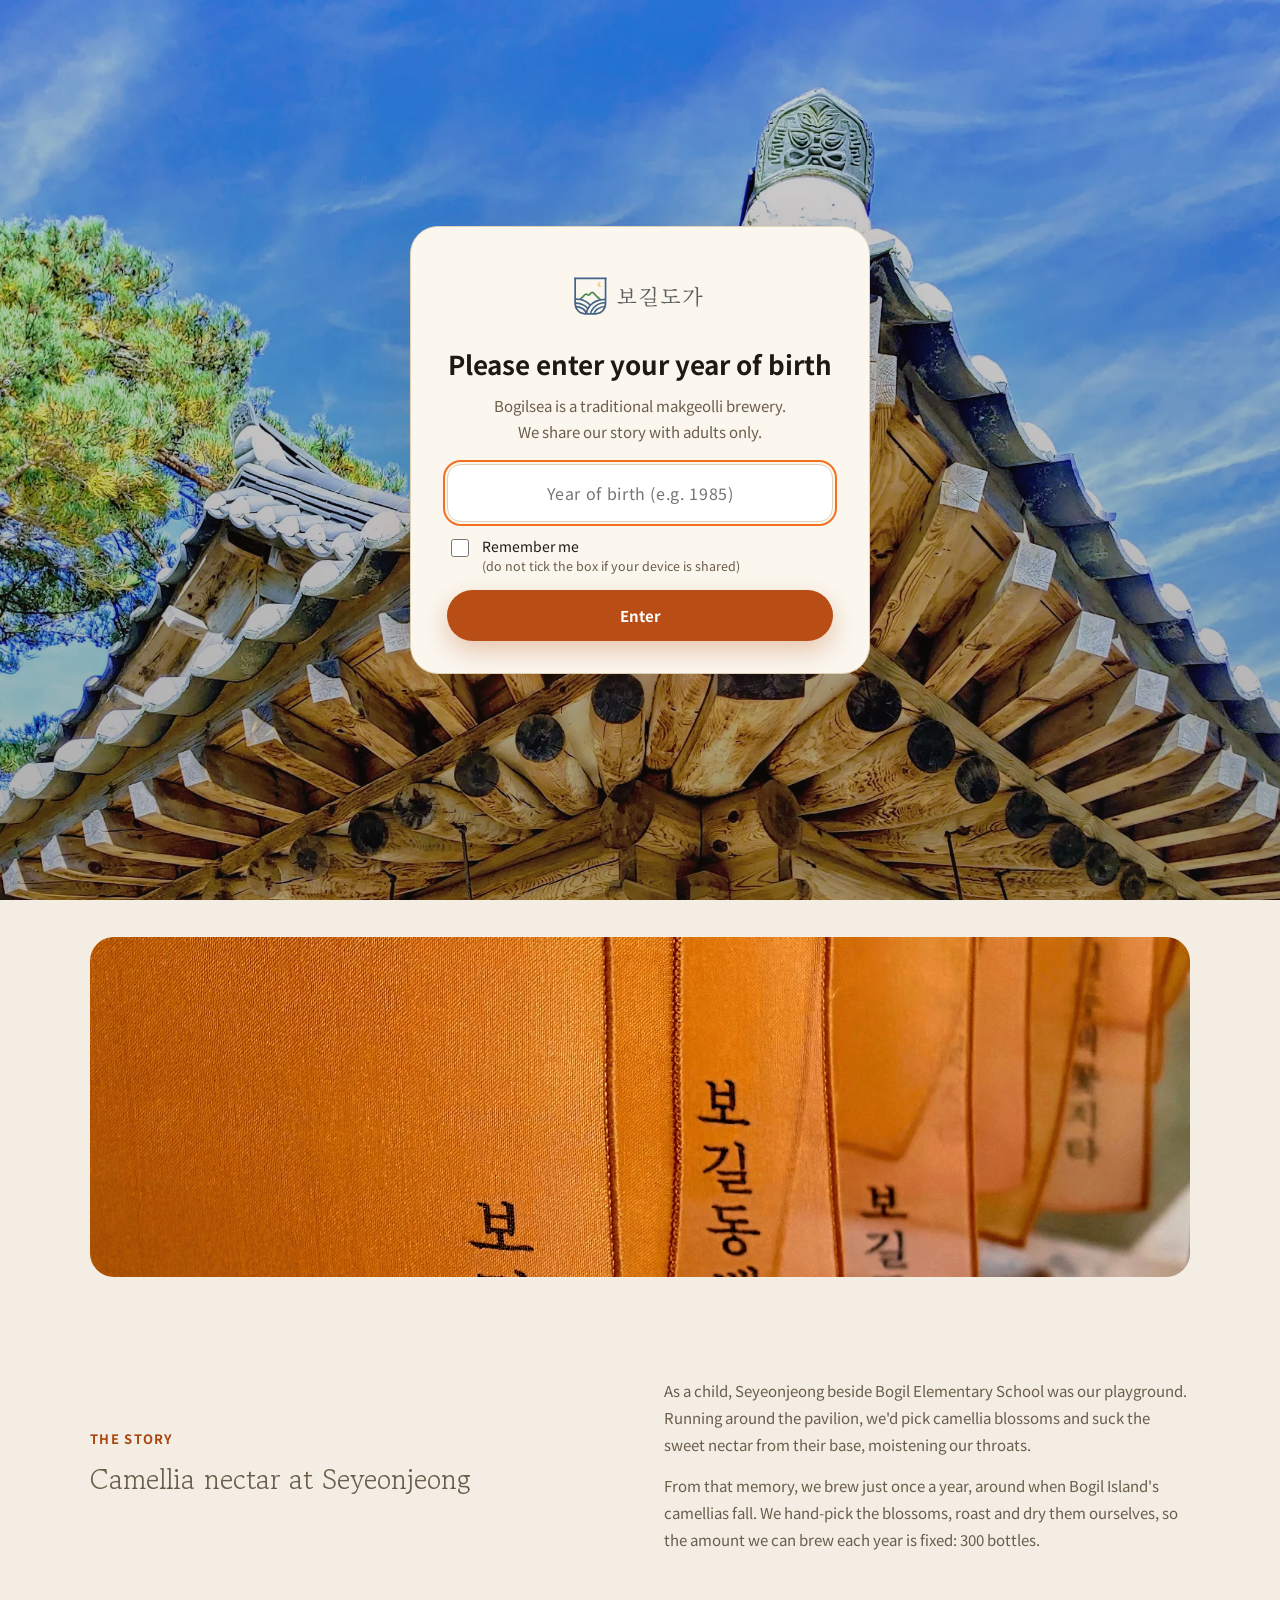
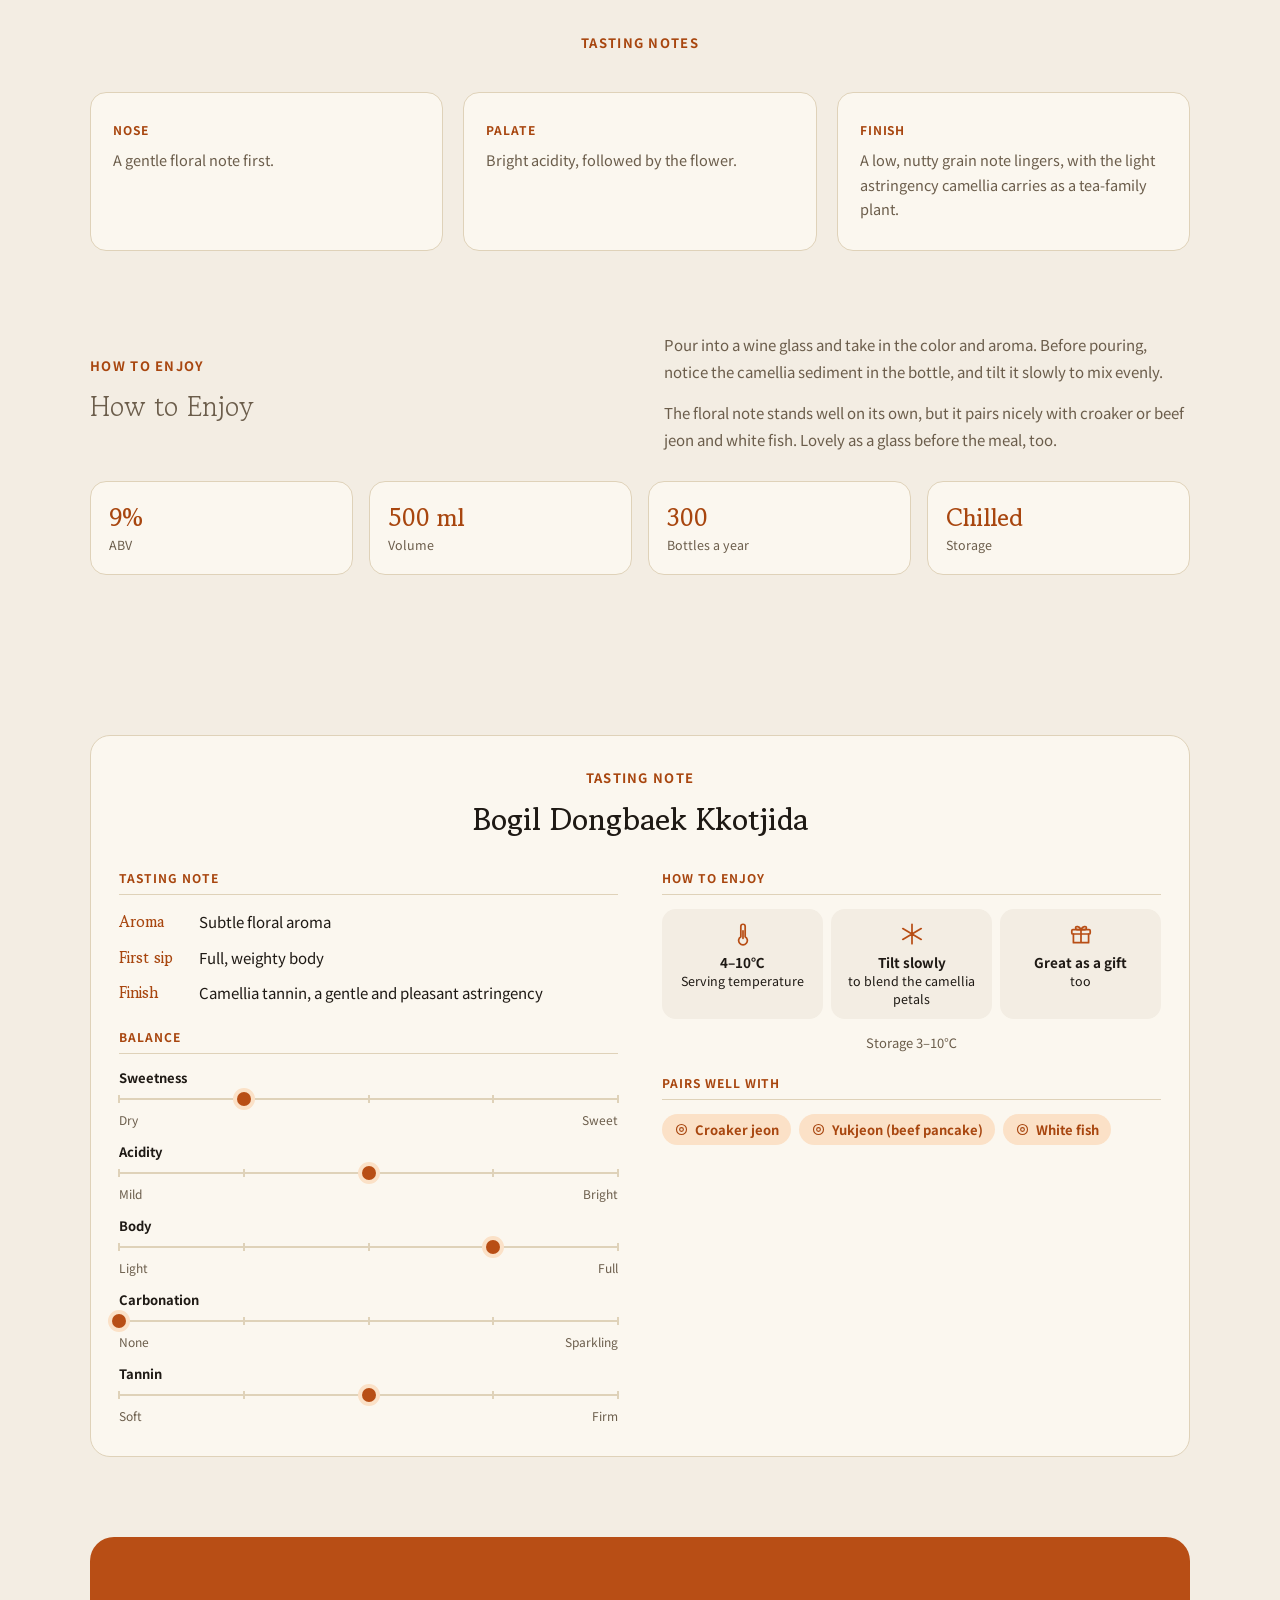
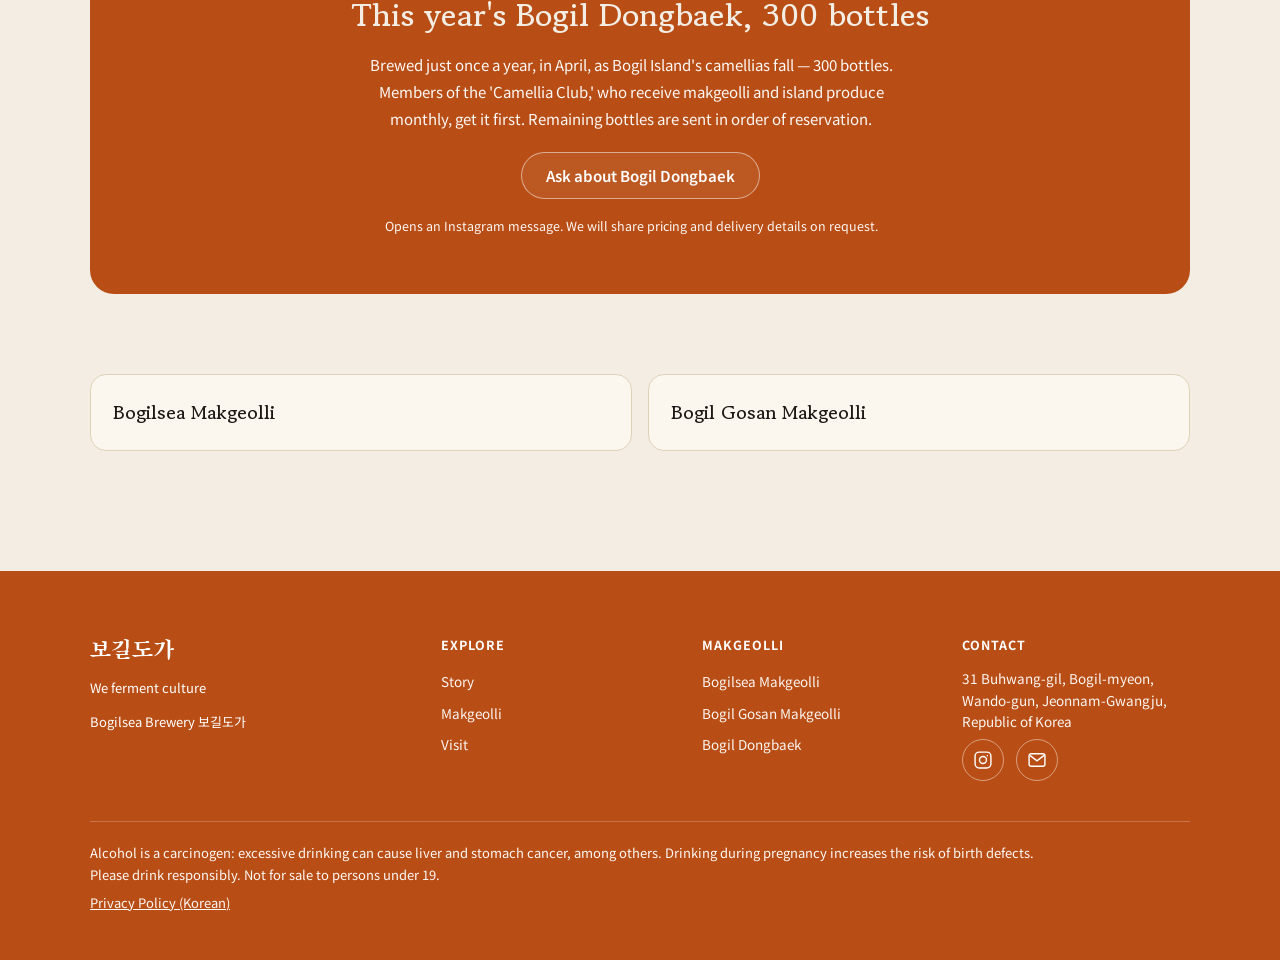
<file: en/dongbaek/index.html>
<!doctype html>
<html lang="en">
<head>
<meta charset="utf-8">
<meta name="viewport" content="width=device-width, initial-scale=1, viewport-fit=cover">
<title>Bogil Dongbaek — Only when the camellias fall | Bogilsea Brewery</title>
<meta name="description" content="Bogil Dongbaek is a 9% makgeolli brewed only as Bogil Island’s camellias fall, 300 bottles a year, with floral notes and bright acidity.">
<link rel="canonical" href="https://bogilsea.com/en/dongbaek/">
<link rel="alternate" hreflang="ko" href="https://bogilsea.com/dongbaek/"><link rel="alternate" hreflang="en" href="https://bogilsea.com/en/dongbaek/"><link rel="alternate" hreflang="x-default" href="https://bogilsea.com/dongbaek/">
<meta name="robots" content="index,follow,max-image-preview:large">
<meta name="theme-color" content="#F3EDE3">
<meta property="og:type" content="product"><meta property="og:site_name" content="Bogilsea Brewery"><meta property="og:locale" content="en_US">
<meta property="og:title" content="Bogil Dongbaek — Only when the camellias fall | Bogilsea Brewery"><meta property="og:description" content="Bogil Dongbaek is a 9% makgeolli brewed only as Bogil Island’s camellias fall, 300 bottles a year, with floral notes and bright acidity."><meta property="og:url" content="https://bogilsea.com/en/dongbaek/">
<meta property="og:image" content="https://bogilsea.com/assets/og-en.png"><meta property="og:image:width" content="1200"><meta property="og:image:height" content="630">
<meta name="twitter:card" content="summary_large_image">
<link rel="icon" href="../../assets/favicon.svg" type="image/svg+xml"><link rel="apple-touch-icon" href="../../assets/apple-touch-icon.png">
<link rel="preconnect" href="https://fonts.googleapis.com"><link rel="preconnect" href="https://fonts.gstatic.com" crossorigin>
<link href="https://fonts.googleapis.com/css2?family=Gowun+Batang:wght@400;700&family=Song+Myung&family=Noto+Sans+KR:wght@400;500;700;900&display=swap" rel="stylesheet">
<link rel="stylesheet" href="../../assets/site.css?v=31">

<script type="application/ld+json">{"@context": "https://schema.org", "@graph": [{"@type": "BreadcrumbList", "itemListElement": [{"@type": "ListItem", "position": 1, "name": "Bogilsea Brewery", "item": "https://bogilsea.com/en/"}, {"@type": "ListItem", "position": 2, "name": "Bogil Dongbaek", "item": "https://bogilsea.com/en/dongbaek/"}]}, {"@type": ["Brewery", "LocalBusiness"], "@id": "https://bogilsea.com/#brewery", "name": "Bogilsea Brewery", "alternateName": ["보길도가", "Bogilsea Brewery"], "url": "https://bogilsea.com/en/", "logo": "https://bogilsea.com/assets/logo-light.png", "image": "https://bogilsea.com/assets/hero-seyeonjeong.webp", "description": "Bogilsea Brewery (보길도가) brews traditional Korean makgeolli on Bogil Island, Wando, South Korea, beside the Seyeonjeong garden of poet Yun Seon-do.", "slogan": "Reimagining the Timeless", "foundingDate": "2023-04-01", "founder": {"@type": "Person", "name": "Park Young-soo", "alternateName": "보길씨"}, "address": {"@type": "PostalAddress", "streetAddress": "31 Buhwang-gil", "addressLocality": "Bogil-myeon, Wando-gun", "addressRegion": "Jeonnam-Gwangju", "addressCountry": "KR"}, "sameAs": ["https://www.instagram.com/bogilsea_brewery", "https://www.sooldalda.com/breweries/%EB%B3%B4%EA%B8%B8%EB%8F%84%EA%B0%80", "http://www.wandonews.com/news/articleView.html?idxno=301829"]}]}</script>
<script>(function(){var ok=0;try{ok=localStorage.getItem('bogilsea_age_ok')==='1'||sessionStorage.getItem('bogilsea_age_ok')==='1'}catch(e){}if(!ok)document.documentElement.className+=' age-pending'})();</script><!-- Google tag (gtag.js) -->
<script async src="https://www.googletagmanager.com/gtag/js?id=G-2MM0JDY4N4"></script>
<script>
  window.dataLayer = window.dataLayer || [];
  function gtag(){dataLayer.push(arguments);}
  gtag('js', new Date());
  gtag('config', 'G-2MM0JDY4N4');
</script>
</head>
<body>
<a class="skip" href="#main" style="position:absolute;left:-999px;top:8px;background:#B84E15;color:#fff;padding:8px 14px;z-index:99;border-radius:8px" onfocus="this.style.left='8px'" onblur="this.style.left='-999px'">Skip to content</a>
<header class="nav" id="siteNav"><div class="wrap nav-inner"><a class="brand-mark" href="../../en/" aria-label="Bogilsea Brewery Home"><img src="../../assets/logo.svg" alt="" class="brand-logo" width="84" height="34"></a><nav class="links" aria-label="Main"><a href="../../en/#collection">Makgeolli</a></nav><div class="nav-right"><a class="lang" href="../../dongbaek/" hreflang="ko" lang="ko">KR</a><a class="nav-cta" href="../../en/#visit">Plan a visit →</a></div></div></header>
<main class="wrap" id="main">
<section class="hero-section p-hero"><div class="hero-grid"><div class="hero-copy"><ol class="crumb" aria-label="Breadcrumb"><li><a href="../../en/">Bogilsea Brewery</a></li><li aria-current="page">Bogil Dongbaek</li></ol><span class="hero-eyebrow">Bogil Dongbaek</span><h1>Only when the<br/>camellias fall</h1><p class="desc">Brewed as the camellias of Bogil Island fall,<br/>from a memory of camellia nectar.</p><span class="chip">9% ABV, 500 ml, 300 bottles a year</span><div class="hero-actions"><a class="btn-primary" href="#order">Ask about Bogil Dongbaek</a></div></div><div class="hero-media"><div class="hero-wash"></div><div class="art-collage"><img width="1100" height="1375" src="../../assets/dongbaek-bottle.webp" alt="A bottle of Bogil Dongbaek on a pavilion floor, camellia label and glass beside it" class="collage-img" style="object-position:center 22%" fetchpriority="high"></div></div></div></section>
<div class="banner"><img width="1800" height="771" src="../../assets/dongbaek-bojagi-banner.webp" alt="A row of orange silk wrapping cloths reading &#x27;Bogil Dongbaek Jida&#x27;" loading="lazy"></div>
<section id="story"><div class="philosophy"><div><span class="eyebrow-plain">The Story</span><p class="quote">Camellia nectar at Seyeonjeong</p></div><div><p>As a child, Seyeonjeong beside Bogil Elementary School was our playground. Running around the pavilion, we'd pick camellia blossoms and suck the sweet nectar from their base, moistening our throats.</p><p>From that memory, we brew just once a year, around when Bogil Island's camellias fall. We hand-pick the blossoms, roast and dry them ourselves, so the amount we can brew each year is fixed: 300 bottles.</p></div></div></section>
<section style="padding-top:0"><div class="section-head"><span class="eyebrow-plain">Tasting Notes</span></div><div class="terroir"><div class="terroir-card left"><span class="k">Nose</span><p style="font-size:14.5px">A gentle floral note first.</p></div><div class="terroir-card left"><span class="k">Palate</span><p style="font-size:14.5px">Bright acidity, followed by the flower.</p></div><div class="terroir-card left"><span class="k">Finish</span><p style="font-size:14.5px">A low, nutty grain note lingers, with the light astringency camellia carries as a tea-family plant.</p></div></div></section>
<section style="padding-top:0"><div class="philosophy"><div><span class="eyebrow-plain">How to Enjoy</span><p class="quote">How to Enjoy</p></div><div><p>Pour into a wine glass and take in the color and aroma. Before pouring, notice the camellia sediment in the bottle, and tilt it slowly to mix evenly.</p><p>The floral note stands well on its own, but it pairs nicely with croaker or beef jeon and white fish. Lovely as a glass before the meal, too.</p></div></div><ul class="facts"><li><b>9%</b>ABV</li><li><b>500 ml</b>Volume</li><li><b>300</b>Bottles a year</li><li><b>Chilled</b>Storage</li></ul></section>
<section class="tasting" aria-labelledby="tn-dongbaek"><div class="tn-card"><div class="tn-head"><span class="eyebrow-plain">TASTING NOTE</span><h2 id="tn-dongbaek">Bogil Dongbaek Kkotjida</h2></div><div class="tn-col"><h3>Tasting note</h3><ul class="tn-notes"><li><span>Aroma</span>Subtle floral aroma</li><li><span>First sip</span>Full, weighty body</li><li><span>Finish</span>Camellia tannin, a gentle and pleasant astringency</li></ul><h3>Balance</h3><div class="tn-scale"><div class="tn-k">Sweetness</div><div class="tn-track" role="img" aria-label="Sweetness 2/5 (Dry ↔ Sweet)" style="--v:2"><i></i><i></i><i></i><i></i><i></i><em></em></div><div class="tn-ends"><span>Dry</span><span>Sweet</span></div></div><div class="tn-scale"><div class="tn-k">Acidity</div><div class="tn-track" role="img" aria-label="Acidity 3/5 (Mild ↔ Bright)" style="--v:3"><i></i><i></i><i></i><i></i><i></i><em></em></div><div class="tn-ends"><span>Mild</span><span>Bright</span></div></div><div class="tn-scale"><div class="tn-k">Body</div><div class="tn-track" role="img" aria-label="Body 4/5 (Light ↔ Full)" style="--v:4"><i></i><i></i><i></i><i></i><i></i><em></em></div><div class="tn-ends"><span>Light</span><span>Full</span></div></div><div class="tn-scale"><div class="tn-k">Carbonation</div><div class="tn-track" role="img" aria-label="Carbonation 1/5 (None ↔ Sparkling)" style="--v:1"><i></i><i></i><i></i><i></i><i></i><em></em></div><div class="tn-ends"><span>None</span><span>Sparkling</span></div></div><div class="tn-scale"><div class="tn-k">Tannin</div><div class="tn-track" role="img" aria-label="Tannin 3/5 (Soft ↔ Firm)" style="--v:3"><i></i><i></i><i></i><i></i><i></i><em></em></div><div class="tn-ends"><span>Soft</span><span>Firm</span></div></div></div><div class="tn-col"><h3>How to enjoy</h3><ul class="tn-serve"><li><svg viewBox="0 0 24 24" aria-hidden="true"><path d="M10 14.5V5a2 2 0 1 1 4 0v9.5a4 4 0 1 1-4 0z"/><path d="M12 9v7"/></svg><span><b>4–10℃</b>Serving temperature</span></li><li><svg viewBox="0 0 24 24" aria-hidden="true"><path d="M12 12 12 3M12 12l8.5-5M12 12l8.5 5M12 12 12 21M12 12l-8.5 5M12 12 3.5 7"/></svg><span><b>Tilt slowly</b>to blend the camellia petals</span></li><li><svg viewBox="0 0 24 24" aria-hidden="true"><rect x="3.5" y="8" width="17" height="4" rx="1"/><path d="M5 12v8h14v-8M12 8v12M12 8c-1.5-3.5-5-3.5-5-1.5S10 8 12 8zM12 8c1.5-3.5 5-3.5 5-1.5S14 8 12 8z"/></svg><span><b>Great as a gift</b>too</span></li></ul><p class="tn-keep">Storage 3–10℃</p><h3>Pairs well with</h3><ul class="tn-pair"><li><svg viewBox="0 0 24 24" aria-hidden="true"><circle cx="12" cy="12" r="8"/><circle cx="12" cy="12" r="3"/></svg>Croaker jeon</li><li><svg viewBox="0 0 24 24" aria-hidden="true"><circle cx="12" cy="12" r="8"/><circle cx="12" cy="12" r="3"/></svg>Yukjeon (beef pancake)</li><li><svg viewBox="0 0 24 24" aria-hidden="true"><circle cx="12" cy="12" r="8"/><circle cx="12" cy="12" r="3"/></svg>White fish</li></ul></div></div></section>
<section id="order" style="padding-top:0"><div class="story-band order-band"><div><h2>This year&#x27;s Bogil Dongbaek, 300 bottles</h2><p>Brewed just once a year, in April, as Bogil Island's camellias fall — 300 bottles. Members of the 'Camellia Club,' who receive makgeolli and island produce monthly, get it first. Remaining bottles are sent in order of reservation.</p><a class="btn-ghost" href="https://ig.me/m/bogilsea_brewery">Ask about Bogil Dongbaek</a><p class="fine">Opens an Instagram message. We will share pricing and delivery details on request.</p></div></div></section>
<section style="padding-top:0"><div class="others"><a href="../ssi/">Bogilsea Makgeolli</a><a href="../gosan/">Bogil Gosan Makgeolli</a></div></section>
</main>
<footer><div class="wrap"><div class="footer-grid"><div><div class="footer-brand" translate="no">보길도가</div><p class="footer-tag">We ferment culture</p><p class="footer-tag" style="margin-top:6px">Bogilsea Brewery 보길도가</p></div><div><h3>Explore</h3><ul><li><a href="../../en/#story">Story</a></li><li><a href="../../en/#collection">Makgeolli</a></li><li><a href="../../en/#visit">Visit</a></li></ul></div><div><h3>Makgeolli</h3><ul><li><a href="../../en/ssi/">Bogilsea Makgeolli</a></li><li><a href="../../en/gosan/">Bogil Gosan Makgeolli</a></li><li><a href="../../en/dongbaek/">Bogil Dongbaek</a></li></ul></div><div><h3>Contact</h3><ul><li>31 Buhwang-gil, Bogil-myeon, Wando-gun, Jeonnam-Gwangju, Republic of Korea</li><li class="footer-icons"><a class="icon-link" href="https://www.instagram.com/bogilsea_brewery" aria-label="Instagram" target="_blank" rel="noopener"><svg width="20" height="20" viewBox="0 0 24 24" fill="none" stroke="currentColor" stroke-width="1.7" aria-hidden="true"><rect x="2.5" y="2.5" width="19" height="19" rx="5"/><circle cx="12" cy="12" r="4.2"/><circle cx="17.2" cy="6.8" r="0.9" fill="currentColor" stroke="none"/></svg></a><a class="icon-link" href="mailto:bogilsea@bogilsea.com" aria-label="Email"><svg width="20" height="20" viewBox="0 0 24 24" fill="none" stroke="currentColor" stroke-width="1.7" aria-hidden="true"><rect x="2.5" y="4.5" width="19" height="15" rx="2.5"/><path d="M3.5 6.5l8.5 6.5 8.5-6.5"/></svg></a></li></ul></div></div><div class="footer-bottom">Alcohol is a carcinogen: excessive drinking can cause liver and stomach cancer, among others. Drinking during pregnancy increases the risk of birth defects.<br>Please drink responsibly. Not for sale to persons under 19.<br><a href="../../privacy/">Privacy Policy (Korean)</a></div></div></footer>
<script>(function(){var n=document.getElementById("siteNav");if(!n)return;var f=function(){n.classList.toggle("scrolled",window.scrollY>8)};f();window.addEventListener("scroll",f,{passive:true})})();</script>
<div id="agegate" role="dialog" aria-modal="true" aria-labelledby="ag-h" data-bad="Please enter a four-digit year." data-deny="You must be 19 or older to enter. We hope to see you when you are."><div class="ag-card"><img width="966" height="391" class="ag-logo" src="../../assets/logo.svg" alt=""><h2 id="ag-h">Please enter your year of birth</h2><p>Bogilsea is a traditional makgeolli brewery.<br>We share our story with adults only.</p><form novalidate><input type="text" name="birth_year" spellcheck="false" inputmode="numeric" maxlength="4" autocomplete="bday-year" placeholder="Year of birth (e.g. 1985)" aria-label="Year of birth"><label class="ag-rem"><input type="checkbox"><span>Remember me <em>(do not tick the box if your device is shared)</em></span></label><p class="ag-msg" role="alert" hidden></p><button type="submit" class="btn-primary ag-yes">Enter</button></form></div></div><script>(function(){var g=document.getElementById('agegate');if(!g)return;var f=g.querySelector('form'),i=g.querySelector('input[type=text]'),c=g.querySelector('input[type=checkbox]'),m=g.querySelector('.ag-msg');function lock(on){Array.prototype.forEach.call(document.body.children,function(n){if(n!==g&&n.tagName!=='SCRIPT'&&n.tagName!=='NOSCRIPT')n.inert=on})}f.addEventListener('submit',function(e){e.preventDefault();var v=i.value.replace(/\D/g,''),Y=new Date().getFullYear(),y=parseInt(v,10);g.classList.remove('denied');if(v.length!==4||y<1900||y>Y){m.textContent=g.getAttribute('data-bad');m.hidden=false;i.focus();return}if(Y-y<19){m.textContent=g.getAttribute('data-deny');m.hidden=false;return}try{(c.checked?localStorage:sessionStorage).setItem('bogilsea_age_ok','1')}catch(x){}document.documentElement.classList.remove('age-pending');lock(false)});if(document.documentElement.classList.contains('age-pending')){lock(true);i.focus()}})();</script></body></html>
</file>
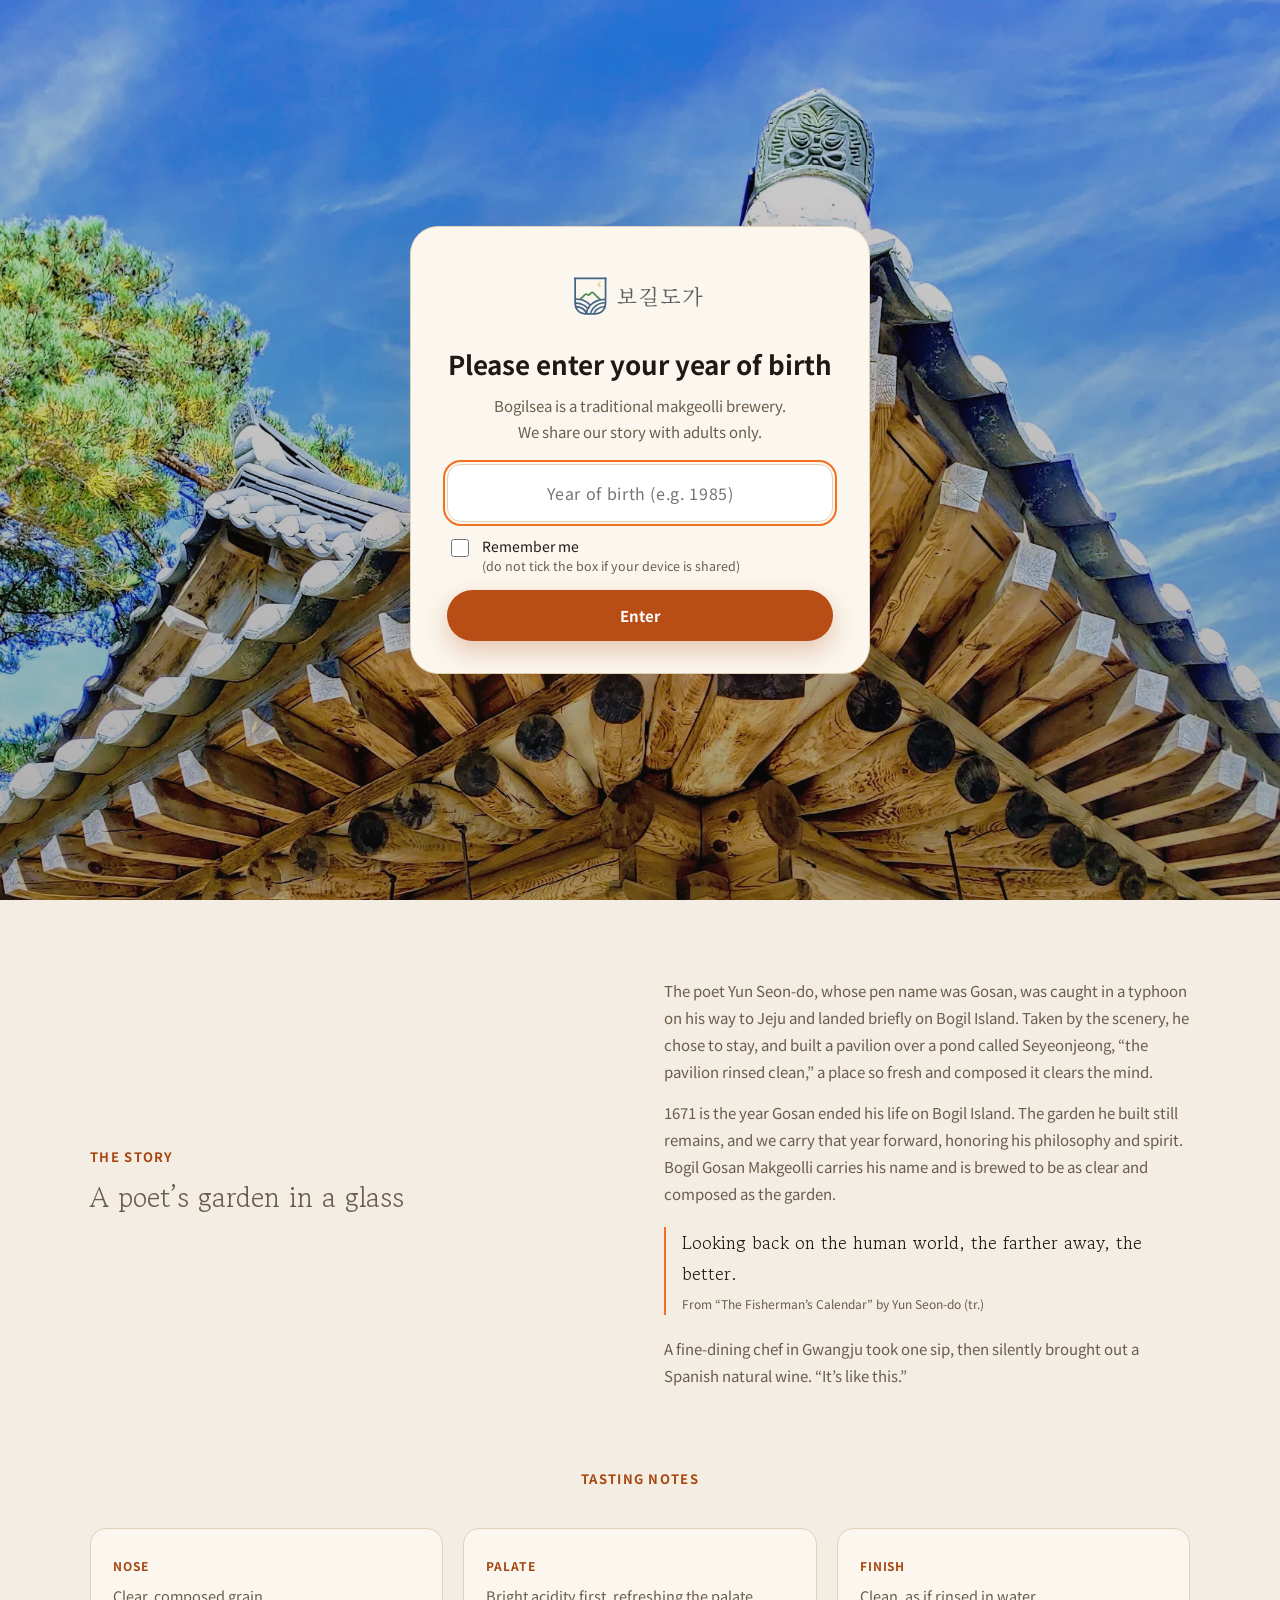
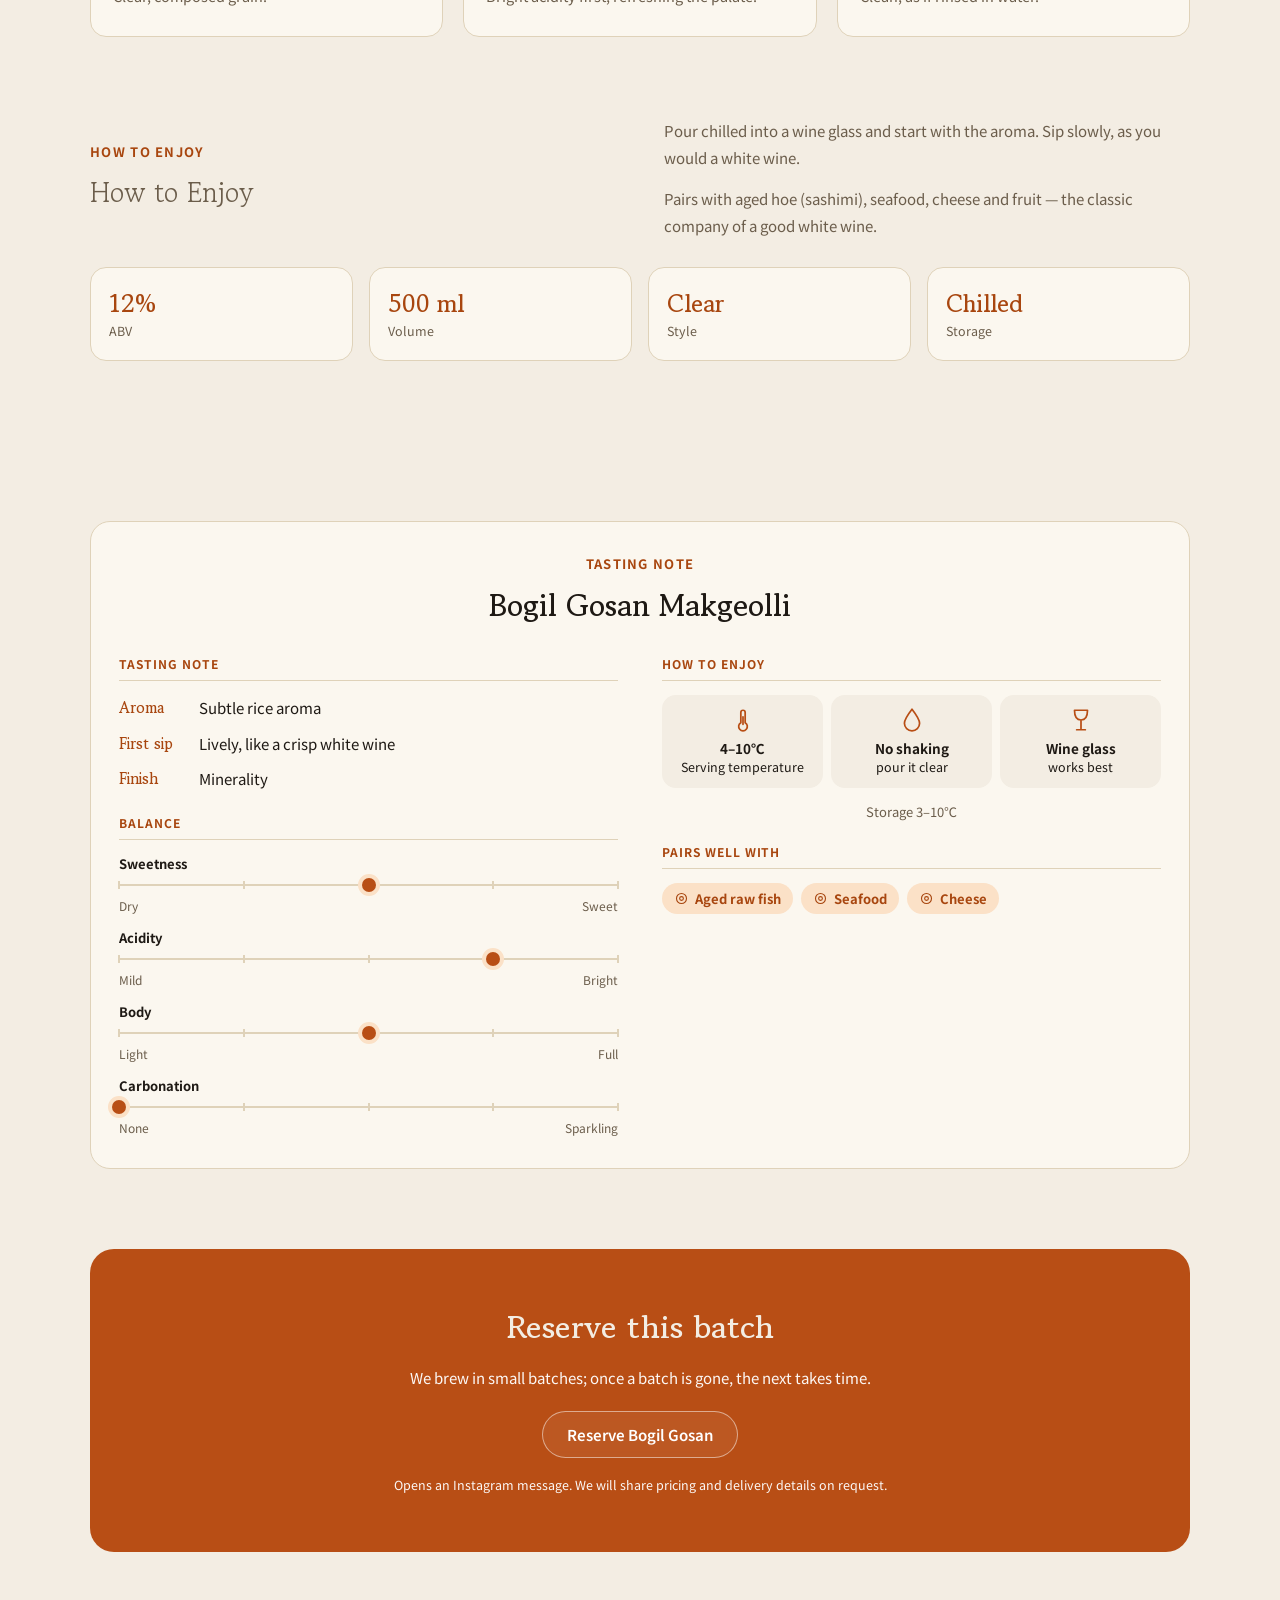
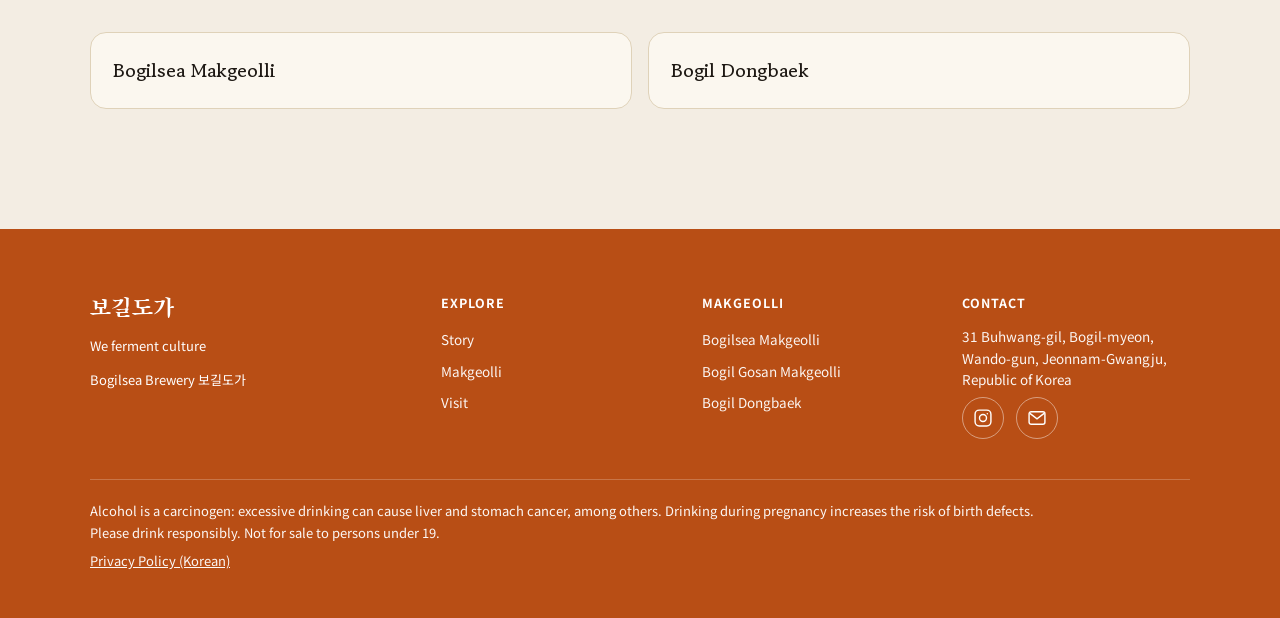
<file: en/gosan/index.html>
<!doctype html>
<html lang="en">
<head>
<meta charset="utf-8">
<meta name="viewport" content="width=device-width, initial-scale=1, viewport-fit=cover">
<title>Bogil Gosan Makgeolli — Since 1671, drink the garden | Bogilsea Brewery</title>
<meta name="description" content="Bogil Gosan Makgeolli is a clear 12% makgeolli from Bogil Island, clean like the Seyeonjeong garden and best served in a wine glass.">
<link rel="canonical" href="https://bogilsea.com/en/gosan/">
<link rel="alternate" hreflang="ko" href="https://bogilsea.com/gosan/"><link rel="alternate" hreflang="en" href="https://bogilsea.com/en/gosan/"><link rel="alternate" hreflang="x-default" href="https://bogilsea.com/gosan/">
<meta name="robots" content="index,follow,max-image-preview:large">
<meta name="theme-color" content="#F3EDE3">
<meta property="og:type" content="product"><meta property="og:site_name" content="Bogilsea Brewery"><meta property="og:locale" content="en_US">
<meta property="og:title" content="Bogil Gosan Makgeolli — Since 1671, drink the garden | Bogilsea Brewery"><meta property="og:description" content="Bogil Gosan Makgeolli is a clear 12% makgeolli from Bogil Island, clean like the Seyeonjeong garden and best served in a wine glass."><meta property="og:url" content="https://bogilsea.com/en/gosan/">
<meta property="og:image" content="https://bogilsea.com/assets/og-en.png"><meta property="og:image:width" content="1200"><meta property="og:image:height" content="630">
<meta name="twitter:card" content="summary_large_image">
<link rel="icon" href="../../assets/favicon.svg" type="image/svg+xml"><link rel="apple-touch-icon" href="../../assets/apple-touch-icon.png">
<link rel="preconnect" href="https://fonts.googleapis.com"><link rel="preconnect" href="https://fonts.gstatic.com" crossorigin>
<link href="https://fonts.googleapis.com/css2?family=Gowun+Batang:wght@400;700&family=Song+Myung&family=Noto+Sans+KR:wght@400;500;700;900&display=swap" rel="stylesheet">
<link rel="stylesheet" href="../../assets/site.css?v=31">

<script type="application/ld+json">{"@context": "https://schema.org", "@graph": [{"@type": "BreadcrumbList", "itemListElement": [{"@type": "ListItem", "position": 1, "name": "Bogilsea Brewery", "item": "https://bogilsea.com/en/"}, {"@type": "ListItem", "position": 2, "name": "Bogil Gosan Makgeolli", "item": "https://bogilsea.com/en/gosan/"}]}, {"@type": ["Brewery", "LocalBusiness"], "@id": "https://bogilsea.com/#brewery", "name": "Bogilsea Brewery", "alternateName": ["보길도가", "Bogilsea Brewery"], "url": "https://bogilsea.com/en/", "logo": "https://bogilsea.com/assets/logo-light.png", "image": "https://bogilsea.com/assets/hero-seyeonjeong.webp", "description": "Bogilsea Brewery (보길도가) brews traditional Korean makgeolli on Bogil Island, Wando, South Korea, beside the Seyeonjeong garden of poet Yun Seon-do.", "slogan": "Reimagining the Timeless", "foundingDate": "2023-04-01", "founder": {"@type": "Person", "name": "Park Young-soo", "alternateName": "보길씨"}, "address": {"@type": "PostalAddress", "streetAddress": "31 Buhwang-gil", "addressLocality": "Bogil-myeon, Wando-gun", "addressRegion": "Jeonnam-Gwangju", "addressCountry": "KR"}, "sameAs": ["https://www.instagram.com/bogilsea_brewery", "https://www.sooldalda.com/breweries/%EB%B3%B4%EA%B8%B8%EB%8F%84%EA%B0%80", "http://www.wandonews.com/news/articleView.html?idxno=301829"]}]}</script>
<script>(function(){var ok=0;try{ok=localStorage.getItem('bogilsea_age_ok')==='1'||sessionStorage.getItem('bogilsea_age_ok')==='1'}catch(e){}if(!ok)document.documentElement.className+=' age-pending'})();</script><!-- Google tag (gtag.js) -->
<script async src="https://www.googletagmanager.com/gtag/js?id=G-2MM0JDY4N4"></script>
<script>
  window.dataLayer = window.dataLayer || [];
  function gtag(){dataLayer.push(arguments);}
  gtag('js', new Date());
  gtag('config', 'G-2MM0JDY4N4');
</script>
</head>
<body>
<a class="skip" href="#main" style="position:absolute;left:-999px;top:8px;background:#B84E15;color:#fff;padding:8px 14px;z-index:99;border-radius:8px" onfocus="this.style.left='8px'" onblur="this.style.left='-999px'">Skip to content</a>
<header class="nav" id="siteNav"><div class="wrap nav-inner"><a class="brand-mark" href="../../en/" aria-label="Bogilsea Brewery Home"><img src="../../assets/logo.svg" alt="" class="brand-logo" width="84" height="34"></a><nav class="links" aria-label="Main"><a href="../../en/#collection">Makgeolli</a></nav><div class="nav-right"><a class="lang" href="../../gosan/" hreflang="ko" lang="ko">KR</a><a class="nav-cta" href="../../en/#visit">Plan a visit →</a></div></div></header>
<main class="wrap" id="main">
<section class="hero-section p-hero"><div class="hero-grid"><div class="hero-copy"><ol class="crumb" aria-label="Breadcrumb"><li><a href="../../en/">Bogilsea Brewery</a></li><li aria-current="page">Bogil Gosan Makgeolli</li></ol><span class="hero-eyebrow">Bogil Gosan Makgeolli</span><h1>Since 1671,<br/>drink the garden</h1><p class="desc">Clear makgeolli, rinsed clean like Seyeonjeong.<br/>Made for the wine glass.</p><span class="chip">12% ABV, 500 ml</span><div class="hero-actions"><a class="btn-primary" href="#order">Reserve Bogil Gosan</a></div></div><div class="hero-media"><div class="hero-wash"></div><div class="art-collage"><img width="1100" height="1375" src="../../assets/gosan-glass.webp" alt="Bogil Gosan Makgeolli poured into a wine glass, bottle beside it" class="collage-img" style="object-position:center 46%" fetchpriority="high"><video class="hero-video" muted loop playsinline preload="none" aria-hidden="true" tabindex="-1" poster="../../assets/gosan-hero-poster.webp" data-src="../../assets/gosan-hero.mp4"></video><script>(function(){var mm=window.matchMedia;if(!mm||mm("(prefers-reduced-motion:reduce)").matches)return;var v=document.currentScript.previousElementSibling,s=v.dataset.src;if(!mm("(min-width:821px)").matches){s=s.replace("hero.mp4","hero-m.mp4");v.poster=v.poster.replace("hero-poster","hero-m-poster")}v.src=s;v.addEventListener("playing",function(){v.classList.add("on")},{once:true});var r=v.play();if(r&&r.catch)r.catch(function(){})})()</script></div></div></div></section>
<section id="story"><div class="philosophy"><div><span class="eyebrow-plain">The Story</span><p class="quote">A poet’s garden in a glass</p></div><div><p>The poet Yun Seon-do, whose pen name was Gosan, was caught in a typhoon on his way to Jeju and landed briefly on Bogil Island. Taken by the scenery, he chose to stay, and built a pavilion over a pond called Seyeonjeong, “the pavilion rinsed clean,” a place so fresh and composed it clears the mind.</p><p>1671 is the year Gosan ended his life on Bogil Island. The garden he built still remains, and we carry that year forward, honoring his philosophy and spirit. Bogil Gosan Makgeolli carries his name and is brewed to be as clear and composed as the garden.</p><p class="verse">Looking back on the human world, the farther away, the better.<small>From “The Fisherman’s Calendar” by Yun Seon-do (tr.)</small></p><p>A fine-dining chef in Gwangju took one sip, then silently brought out a Spanish natural wine. “It’s like this.”</p></div></div></section>
<section style="padding-top:0"><div class="section-head"><span class="eyebrow-plain">Tasting Notes</span></div><div class="terroir"><div class="terroir-card left"><span class="k">Nose</span><p style="font-size:14.5px">Clear, composed grain.</p></div><div class="terroir-card left"><span class="k">Palate</span><p style="font-size:14.5px">Bright acidity first, refreshing the palate.</p></div><div class="terroir-card left"><span class="k">Finish</span><p style="font-size:14.5px">Clean, as if rinsed in water.</p></div></div></section>
<section style="padding-top:0"><div class="philosophy"><div><span class="eyebrow-plain">How to Enjoy</span><p class="quote">How to Enjoy</p></div><div><p>Pour chilled into a wine glass and start with the aroma. Sip slowly, as you would a white wine.</p><p>Pairs with aged hoe (sashimi), seafood, cheese and fruit — the classic company of a good white wine.</p></div></div><ul class="facts"><li><b>12%</b>ABV</li><li><b>500 ml</b>Volume</li><li><b>Clear</b>Style</li><li><b>Chilled</b>Storage</li></ul></section>
<section class="tasting" aria-labelledby="tn-gosan"><div class="tn-card"><div class="tn-head"><span class="eyebrow-plain">TASTING NOTE</span><h2 id="tn-gosan">Bogil Gosan Makgeolli</h2></div><div class="tn-col"><h3>Tasting note</h3><ul class="tn-notes"><li><span>Aroma</span>Subtle rice aroma</li><li><span>First sip</span>Lively, like a crisp white wine</li><li><span>Finish</span>Minerality</li></ul><h3>Balance</h3><div class="tn-scale"><div class="tn-k">Sweetness</div><div class="tn-track" role="img" aria-label="Sweetness 3/5 (Dry ↔ Sweet)" style="--v:3"><i></i><i></i><i></i><i></i><i></i><em></em></div><div class="tn-ends"><span>Dry</span><span>Sweet</span></div></div><div class="tn-scale"><div class="tn-k">Acidity</div><div class="tn-track" role="img" aria-label="Acidity 4/5 (Mild ↔ Bright)" style="--v:4"><i></i><i></i><i></i><i></i><i></i><em></em></div><div class="tn-ends"><span>Mild</span><span>Bright</span></div></div><div class="tn-scale"><div class="tn-k">Body</div><div class="tn-track" role="img" aria-label="Body 3/5 (Light ↔ Full)" style="--v:3"><i></i><i></i><i></i><i></i><i></i><em></em></div><div class="tn-ends"><span>Light</span><span>Full</span></div></div><div class="tn-scale"><div class="tn-k">Carbonation</div><div class="tn-track" role="img" aria-label="Carbonation 1/5 (None ↔ Sparkling)" style="--v:1"><i></i><i></i><i></i><i></i><i></i><em></em></div><div class="tn-ends"><span>None</span><span>Sparkling</span></div></div></div><div class="tn-col"><h3>How to enjoy</h3><ul class="tn-serve"><li><svg viewBox="0 0 24 24" aria-hidden="true"><path d="M10 14.5V5a2 2 0 1 1 4 0v9.5a4 4 0 1 1-4 0z"/><path d="M12 9v7"/></svg><span><b>4–10℃</b>Serving temperature</span></li><li><svg viewBox="0 0 24 24" aria-hidden="true"><path d="M12 2C12 2 5 11 5 15a7 7 0 0 0 14 0c0-4-7-13-7-13z"/></svg><span><b>No shaking</b>pour it clear</span></li><li><svg viewBox="0 0 24 24" aria-hidden="true"><path d="M6 3h12c0 6-2 9-6 9s-6-3-6-9zM12 12v8M8 21h8"/></svg><span><b>Wine glass</b>works best</span></li></ul><p class="tn-keep">Storage 3–10℃</p><h3>Pairs well with</h3><ul class="tn-pair"><li><svg viewBox="0 0 24 24" aria-hidden="true"><circle cx="12" cy="12" r="8"/><circle cx="12" cy="12" r="3"/></svg>Aged raw fish</li><li><svg viewBox="0 0 24 24" aria-hidden="true"><circle cx="12" cy="12" r="8"/><circle cx="12" cy="12" r="3"/></svg>Seafood</li><li><svg viewBox="0 0 24 24" aria-hidden="true"><circle cx="12" cy="12" r="8"/><circle cx="12" cy="12" r="3"/></svg>Cheese</li></ul></div></div></section>
<section id="order" style="padding-top:0"><div class="story-band order-band"><div><h2>Reserve this batch</h2><p>We brew in small batches; once a batch is gone, the next takes time.</p><a class="btn-ghost" href="https://ig.me/m/bogilsea_brewery">Reserve Bogil Gosan</a><p class="fine">Opens an Instagram message. We will share pricing and delivery details on request.</p></div></div></section>
<section style="padding-top:0"><div class="others"><a href="../ssi/">Bogilsea Makgeolli</a><a href="../dongbaek/">Bogil Dongbaek</a></div></section>
</main>
<footer><div class="wrap"><div class="footer-grid"><div><div class="footer-brand" translate="no">보길도가</div><p class="footer-tag">We ferment culture</p><p class="footer-tag" style="margin-top:6px">Bogilsea Brewery 보길도가</p></div><div><h3>Explore</h3><ul><li><a href="../../en/#story">Story</a></li><li><a href="../../en/#collection">Makgeolli</a></li><li><a href="../../en/#visit">Visit</a></li></ul></div><div><h3>Makgeolli</h3><ul><li><a href="../../en/ssi/">Bogilsea Makgeolli</a></li><li><a href="../../en/gosan/">Bogil Gosan Makgeolli</a></li><li><a href="../../en/dongbaek/">Bogil Dongbaek</a></li></ul></div><div><h3>Contact</h3><ul><li>31 Buhwang-gil, Bogil-myeon, Wando-gun, Jeonnam-Gwangju, Republic of Korea</li><li class="footer-icons"><a class="icon-link" href="https://www.instagram.com/bogilsea_brewery" aria-label="Instagram" target="_blank" rel="noopener"><svg width="20" height="20" viewBox="0 0 24 24" fill="none" stroke="currentColor" stroke-width="1.7" aria-hidden="true"><rect x="2.5" y="2.5" width="19" height="19" rx="5"/><circle cx="12" cy="12" r="4.2"/><circle cx="17.2" cy="6.8" r="0.9" fill="currentColor" stroke="none"/></svg></a><a class="icon-link" href="mailto:bogilsea@bogilsea.com" aria-label="Email"><svg width="20" height="20" viewBox="0 0 24 24" fill="none" stroke="currentColor" stroke-width="1.7" aria-hidden="true"><rect x="2.5" y="4.5" width="19" height="15" rx="2.5"/><path d="M3.5 6.5l8.5 6.5 8.5-6.5"/></svg></a></li></ul></div></div><div class="footer-bottom">Alcohol is a carcinogen: excessive drinking can cause liver and stomach cancer, among others. Drinking during pregnancy increases the risk of birth defects.<br>Please drink responsibly. Not for sale to persons under 19.<br><a href="../../privacy/">Privacy Policy (Korean)</a></div></div></footer>
<script>(function(){var n=document.getElementById("siteNav");if(!n)return;var f=function(){n.classList.toggle("scrolled",window.scrollY>8)};f();window.addEventListener("scroll",f,{passive:true})})();</script>
<div id="agegate" role="dialog" aria-modal="true" aria-labelledby="ag-h" data-bad="Please enter a four-digit year." data-deny="You must be 19 or older to enter. We hope to see you when you are."><div class="ag-card"><img width="966" height="391" class="ag-logo" src="../../assets/logo.svg" alt=""><h2 id="ag-h">Please enter your year of birth</h2><p>Bogilsea is a traditional makgeolli brewery.<br>We share our story with adults only.</p><form novalidate><input type="text" name="birth_year" spellcheck="false" inputmode="numeric" maxlength="4" autocomplete="bday-year" placeholder="Year of birth (e.g. 1985)" aria-label="Year of birth"><label class="ag-rem"><input type="checkbox"><span>Remember me <em>(do not tick the box if your device is shared)</em></span></label><p class="ag-msg" role="alert" hidden></p><button type="submit" class="btn-primary ag-yes">Enter</button></form></div></div><script>(function(){var g=document.getElementById('agegate');if(!g)return;var f=g.querySelector('form'),i=g.querySelector('input[type=text]'),c=g.querySelector('input[type=checkbox]'),m=g.querySelector('.ag-msg');function lock(on){Array.prototype.forEach.call(document.body.children,function(n){if(n!==g&&n.tagName!=='SCRIPT'&&n.tagName!=='NOSCRIPT')n.inert=on})}f.addEventListener('submit',function(e){e.preventDefault();var v=i.value.replace(/\D/g,''),Y=new Date().getFullYear(),y=parseInt(v,10);g.classList.remove('denied');if(v.length!==4||y<1900||y>Y){m.textContent=g.getAttribute('data-bad');m.hidden=false;i.focus();return}if(Y-y<19){m.textContent=g.getAttribute('data-deny');m.hidden=false;return}try{(c.checked?localStorage:sessionStorage).setItem('bogilsea_age_ok','1')}catch(x){}document.documentElement.classList.remove('age-pending');lock(false)});if(document.documentElement.classList.contains('age-pending')){lock(true);i.focus()}})();</script></body></html>
</file>
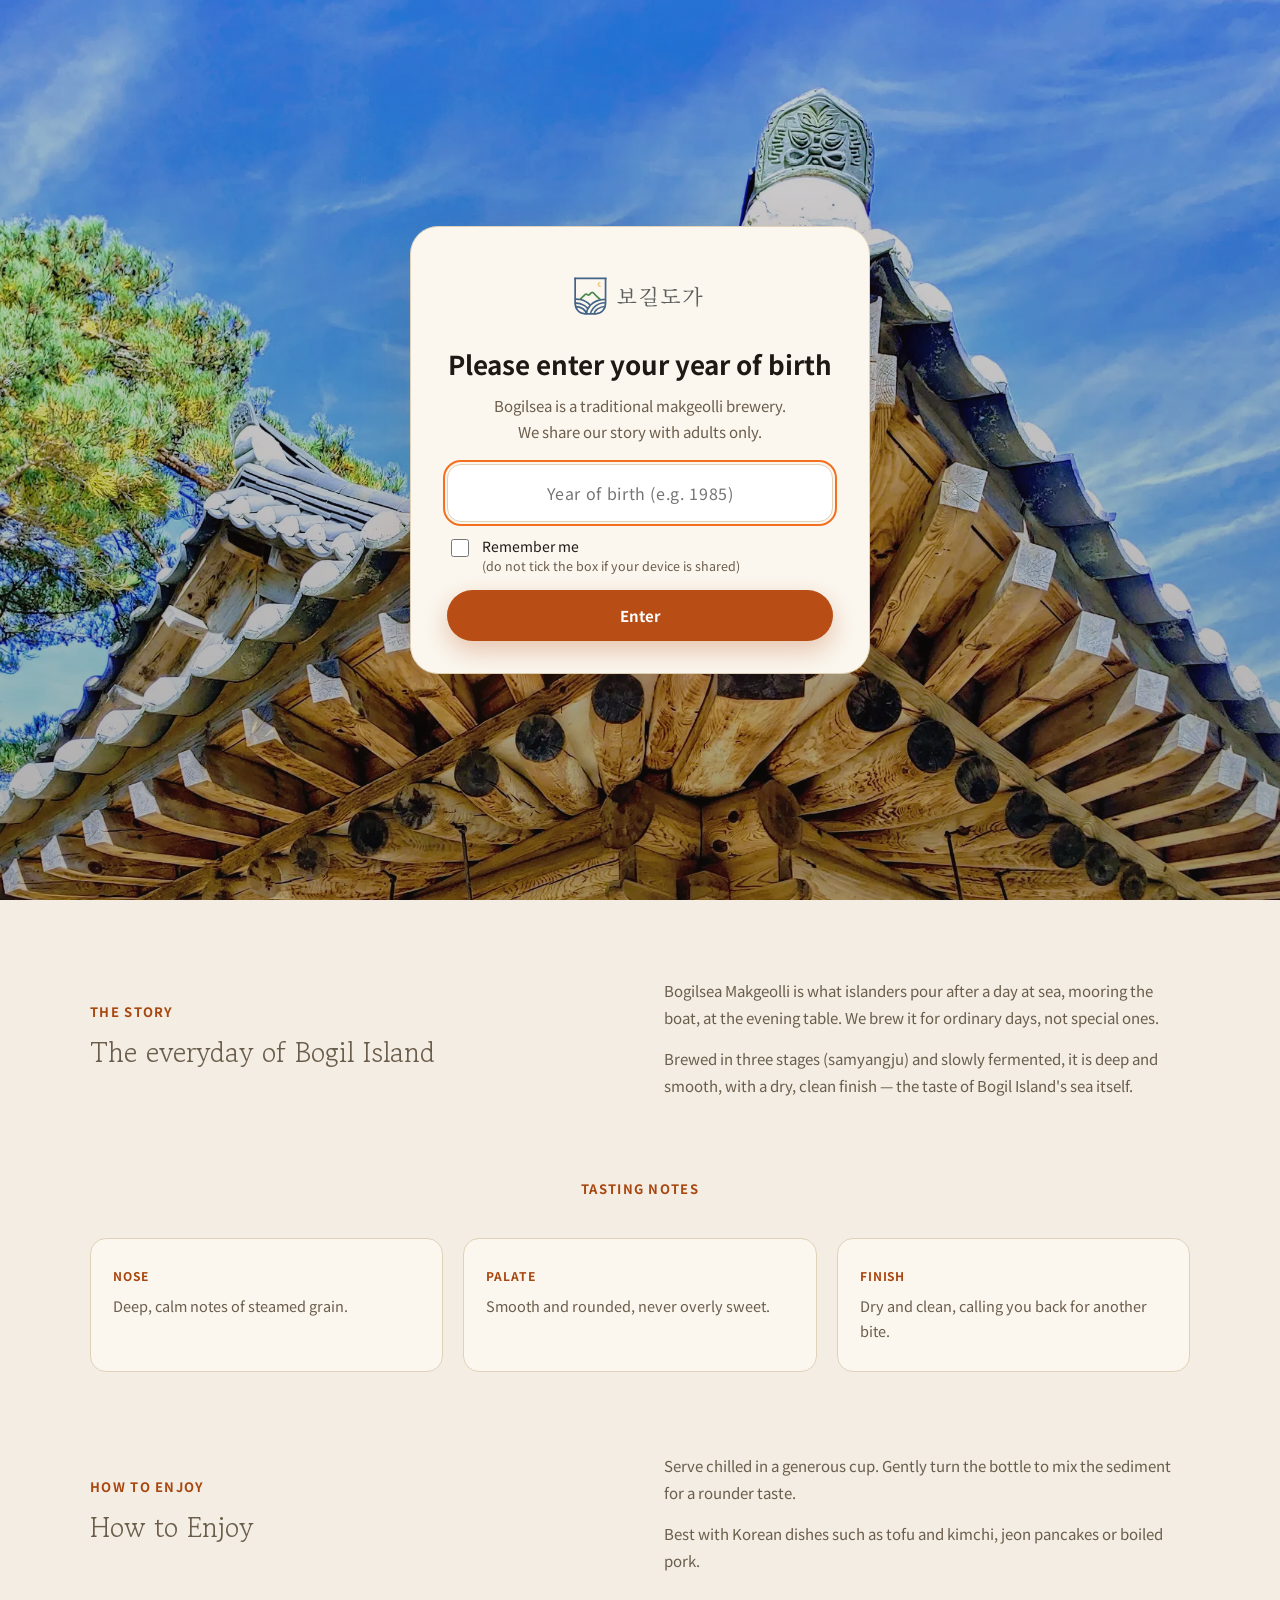
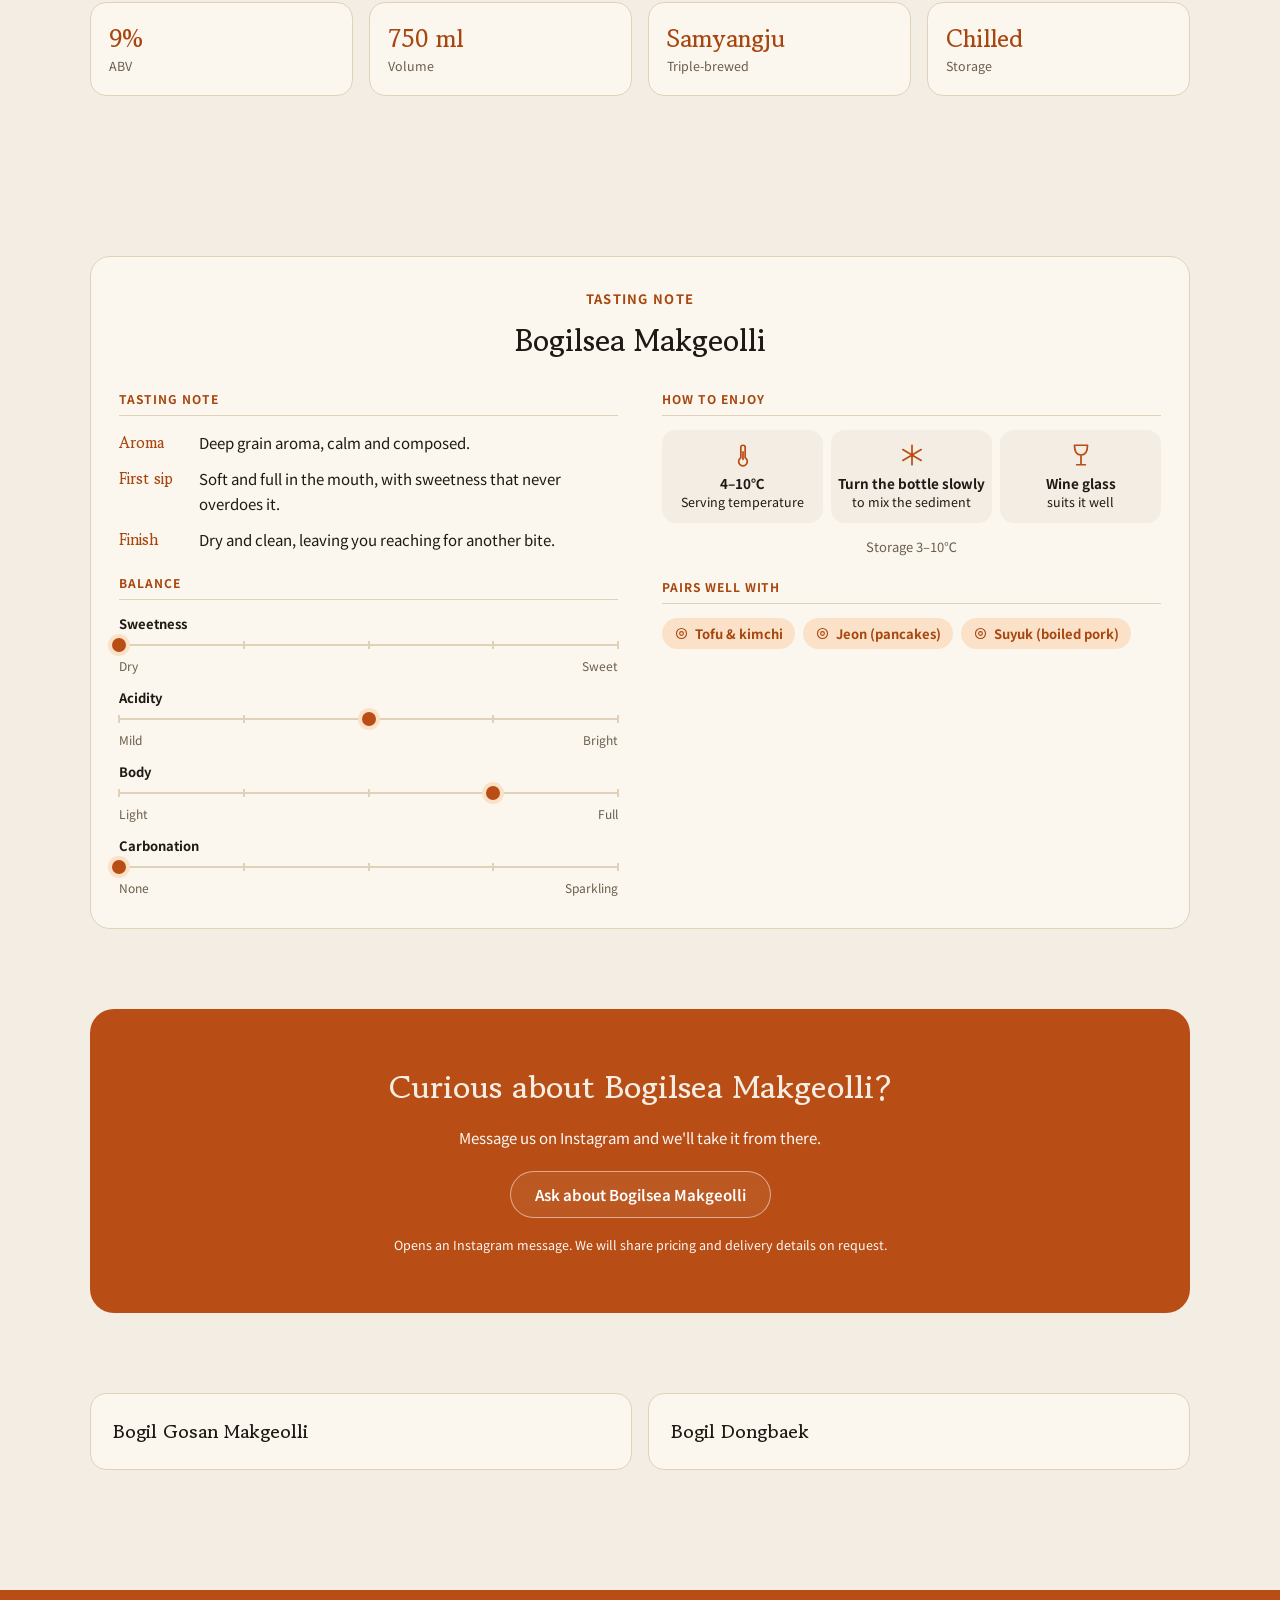
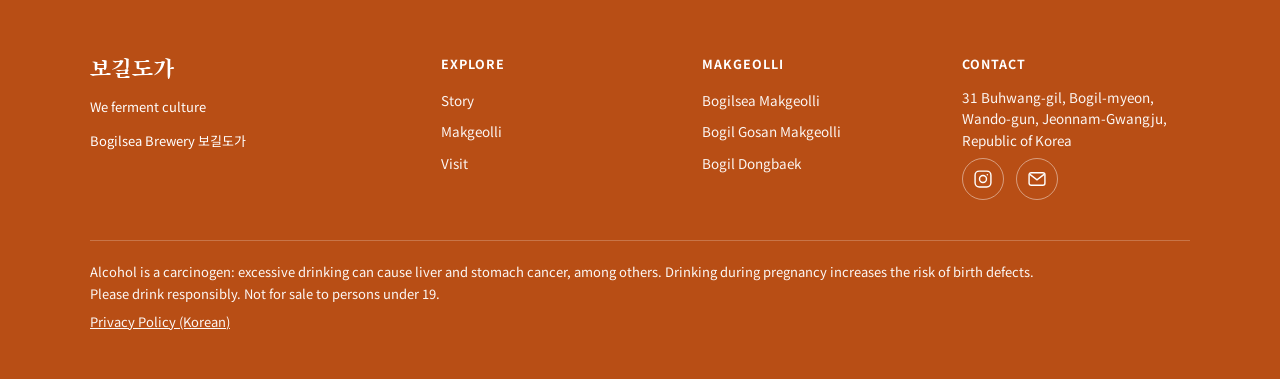
<file: en/ssi/index.html>
<!doctype html>
<html lang="en">
<head>
<meta charset="utf-8">
<meta name="viewport" content="width=device-width, initial-scale=1, viewport-fit=cover">
<title>Bogilsea Makgeolli — Brewing the island, bottling Bogil Island | Bogilsea Brewery</title>
<meta name="description" content="Bogilsea Makgeolli is a 9% triple-brewed makgeolli from Bogil Island, deep and smooth with a dry, clean finish.">
<link rel="canonical" href="https://bogilsea.com/en/ssi/">
<link rel="alternate" hreflang="ko" href="https://bogilsea.com/ssi/"><link rel="alternate" hreflang="en" href="https://bogilsea.com/en/ssi/"><link rel="alternate" hreflang="x-default" href="https://bogilsea.com/ssi/">
<meta name="robots" content="index,follow,max-image-preview:large">
<meta name="theme-color" content="#F3EDE3">
<meta property="og:type" content="product"><meta property="og:site_name" content="Bogilsea Brewery"><meta property="og:locale" content="en_US">
<meta property="og:title" content="Bogilsea Makgeolli — Brewing the island, bottling Bogil Island | Bogilsea Brewery"><meta property="og:description" content="Bogilsea Makgeolli is a 9% triple-brewed makgeolli from Bogil Island, deep and smooth with a dry, clean finish."><meta property="og:url" content="https://bogilsea.com/en/ssi/">
<meta property="og:image" content="https://bogilsea.com/assets/og-en.png"><meta property="og:image:width" content="1200"><meta property="og:image:height" content="630">
<meta name="twitter:card" content="summary_large_image">
<link rel="icon" href="../../assets/favicon.svg" type="image/svg+xml"><link rel="apple-touch-icon" href="../../assets/apple-touch-icon.png">
<link rel="preconnect" href="https://fonts.googleapis.com"><link rel="preconnect" href="https://fonts.gstatic.com" crossorigin>
<link href="https://fonts.googleapis.com/css2?family=Gowun+Batang:wght@400;700&family=Song+Myung&family=Noto+Sans+KR:wght@400;500;700;900&display=swap" rel="stylesheet">
<link rel="stylesheet" href="../../assets/site.css?v=31">

<script type="application/ld+json">{"@context": "https://schema.org", "@graph": [{"@type": "BreadcrumbList", "itemListElement": [{"@type": "ListItem", "position": 1, "name": "Bogilsea Brewery", "item": "https://bogilsea.com/en/"}, {"@type": "ListItem", "position": 2, "name": "Bogilsea Makgeolli", "item": "https://bogilsea.com/en/ssi/"}]}, {"@type": ["Brewery", "LocalBusiness"], "@id": "https://bogilsea.com/#brewery", "name": "Bogilsea Brewery", "alternateName": ["보길도가", "Bogilsea Brewery"], "url": "https://bogilsea.com/en/", "logo": "https://bogilsea.com/assets/logo-light.png", "image": "https://bogilsea.com/assets/hero-seyeonjeong.webp", "description": "Bogilsea Brewery (보길도가) brews traditional Korean makgeolli on Bogil Island, Wando, South Korea, beside the Seyeonjeong garden of poet Yun Seon-do.", "slogan": "Reimagining the Timeless", "foundingDate": "2023-04-01", "founder": {"@type": "Person", "name": "Park Young-soo", "alternateName": "보길씨"}, "address": {"@type": "PostalAddress", "streetAddress": "31 Buhwang-gil", "addressLocality": "Bogil-myeon, Wando-gun", "addressRegion": "Jeonnam-Gwangju", "addressCountry": "KR"}, "sameAs": ["https://www.instagram.com/bogilsea_brewery", "https://www.sooldalda.com/breweries/%EB%B3%B4%EA%B8%B8%EB%8F%84%EA%B0%80", "http://www.wandonews.com/news/articleView.html?idxno=301829"]}]}</script>
<script>(function(){var ok=0;try{ok=localStorage.getItem('bogilsea_age_ok')==='1'||sessionStorage.getItem('bogilsea_age_ok')==='1'}catch(e){}if(!ok)document.documentElement.className+=' age-pending'})();</script><!-- Google tag (gtag.js) -->
<script async src="https://www.googletagmanager.com/gtag/js?id=G-2MM0JDY4N4"></script>
<script>
  window.dataLayer = window.dataLayer || [];
  function gtag(){dataLayer.push(arguments);}
  gtag('js', new Date());
  gtag('config', 'G-2MM0JDY4N4');
</script>
</head>
<body>
<a class="skip" href="#main" style="position:absolute;left:-999px;top:8px;background:#B84E15;color:#fff;padding:8px 14px;z-index:99;border-radius:8px" onfocus="this.style.left='8px'" onblur="this.style.left='-999px'">Skip to content</a>
<header class="nav" id="siteNav"><div class="wrap nav-inner"><a class="brand-mark" href="../../en/" aria-label="Bogilsea Brewery Home"><img src="../../assets/logo.svg" alt="" class="brand-logo" width="84" height="34"></a><nav class="links" aria-label="Main"><a href="../../en/#collection">Makgeolli</a></nav><div class="nav-right"><a class="lang" href="../../ssi/" hreflang="ko" lang="ko">KR</a><a class="nav-cta" href="../../en/#visit">Plan a visit →</a></div></div></header>
<main class="wrap" id="main">
<section class="hero-section p-hero"><div class="hero-grid"><div class="hero-copy"><ol class="crumb" aria-label="Breadcrumb"><li><a href="../../en/">Bogilsea Brewery</a></li><li aria-current="page">Bogilsea Makgeolli</li></ol><span class="hero-eyebrow">Bogilsea Makgeolli</span><h1>Brewing the island,<br/>bottling Bogil Island</h1><p class="desc">The everyday makgeolli of Bogil Island.<br/>Triple-brewed, samyangju style.</p><span class="chip">9% ABV, 750 ml</span><div class="hero-actions"><a class="btn-primary" href="#order">Ask about Bogilsea Makgeolli</a></div></div><div class="hero-media"><div class="hero-wash"></div><div class="art-collage"><img width="1400" height="1866" src="../../assets/ssi-bottle.webp" alt="A bottle of Bogilsea Makgeolli on a Bogil Island beach, wave label and 9% ABV mark" class="collage-img" style="object-position:center 22%" fetchpriority="high"></div></div></div></section>
<section id="story"><div class="philosophy"><div><span class="eyebrow-plain">The Story</span><p class="quote">The everyday of Bogil Island</p></div><div><p>Bogilsea Makgeolli is what islanders pour after a day at sea, mooring the boat, at the evening table. We brew it for ordinary days, not special ones.</p><p>Brewed in three stages (samyangju) and slowly fermented, it is deep and smooth, with a dry, clean finish — the taste of Bogil Island's sea itself.</p></div></div></section>
<section style="padding-top:0"><div class="section-head"><span class="eyebrow-plain">Tasting Notes</span></div><div class="terroir"><div class="terroir-card left"><span class="k">Nose</span><p style="font-size:14.5px">Deep, calm notes of steamed grain.</p></div><div class="terroir-card left"><span class="k">Palate</span><p style="font-size:14.5px">Smooth and rounded, never overly sweet.</p></div><div class="terroir-card left"><span class="k">Finish</span><p style="font-size:14.5px">Dry and clean, calling you back for another bite.</p></div></div></section>
<section style="padding-top:0"><div class="philosophy"><div><span class="eyebrow-plain">How to Enjoy</span><p class="quote">How to Enjoy</p></div><div><p>Serve chilled in a generous cup. Gently turn the bottle to mix the sediment for a rounder taste.</p><p>Best with Korean dishes such as tofu and kimchi, jeon pancakes or boiled pork.</p></div></div><ul class="facts"><li><b>9%</b>ABV</li><li><b>750 ml</b>Volume</li><li><b>Samyangju</b>Triple-brewed</li><li><b>Chilled</b>Storage</li></ul></section>
<section class="tasting" aria-labelledby="tn-ssi"><div class="tn-card"><div class="tn-head"><span class="eyebrow-plain">TASTING NOTE</span><h2 id="tn-ssi">Bogilsea Makgeolli</h2></div><div class="tn-col"><h3>Tasting note</h3><ul class="tn-notes"><li><span>Aroma</span>Deep grain aroma, calm and composed.</li><li><span>First sip</span>Soft and full in the mouth, with sweetness that never overdoes it.</li><li><span>Finish</span>Dry and clean, leaving you reaching for another bite.</li></ul><h3>Balance</h3><div class="tn-scale"><div class="tn-k">Sweetness</div><div class="tn-track" role="img" aria-label="Sweetness 1/5 (Dry ↔ Sweet)" style="--v:1"><i></i><i></i><i></i><i></i><i></i><em></em></div><div class="tn-ends"><span>Dry</span><span>Sweet</span></div></div><div class="tn-scale"><div class="tn-k">Acidity</div><div class="tn-track" role="img" aria-label="Acidity 3/5 (Mild ↔ Bright)" style="--v:3"><i></i><i></i><i></i><i></i><i></i><em></em></div><div class="tn-ends"><span>Mild</span><span>Bright</span></div></div><div class="tn-scale"><div class="tn-k">Body</div><div class="tn-track" role="img" aria-label="Body 4/5 (Light ↔ Full)" style="--v:4"><i></i><i></i><i></i><i></i><i></i><em></em></div><div class="tn-ends"><span>Light</span><span>Full</span></div></div><div class="tn-scale"><div class="tn-k">Carbonation</div><div class="tn-track" role="img" aria-label="Carbonation 1/5 (None ↔ Sparkling)" style="--v:1"><i></i><i></i><i></i><i></i><i></i><em></em></div><div class="tn-ends"><span>None</span><span>Sparkling</span></div></div></div><div class="tn-col"><h3>How to enjoy</h3><ul class="tn-serve"><li><svg viewBox="0 0 24 24" aria-hidden="true"><path d="M10 14.5V5a2 2 0 1 1 4 0v9.5a4 4 0 1 1-4 0z"/><path d="M12 9v7"/></svg><span><b>4–10℃</b>Serving temperature</span></li><li><svg viewBox="0 0 24 24" aria-hidden="true"><path d="M12 12 12 3M12 12l8.5-5M12 12l8.5 5M12 12 12 21M12 12l-8.5 5M12 12 3.5 7"/></svg><span><b>Turn the bottle slowly</b>to mix the sediment</span></li><li><svg viewBox="0 0 24 24" aria-hidden="true"><path d="M6 3h12c0 6-2 9-6 9s-6-3-6-9zM12 12v8M8 21h8"/></svg><span><b>Wine glass</b>suits it well</span></li></ul><p class="tn-keep">Storage 3–10℃</p><h3>Pairs well with</h3><ul class="tn-pair"><li><svg viewBox="0 0 24 24" aria-hidden="true"><circle cx="12" cy="12" r="8"/><circle cx="12" cy="12" r="3"/></svg>Tofu & kimchi</li><li><svg viewBox="0 0 24 24" aria-hidden="true"><circle cx="12" cy="12" r="8"/><circle cx="12" cy="12" r="3"/></svg>Jeon (pancakes)</li><li><svg viewBox="0 0 24 24" aria-hidden="true"><circle cx="12" cy="12" r="8"/><circle cx="12" cy="12" r="3"/></svg>Suyuk (boiled pork)</li></ul></div></div></section>
<section id="order" style="padding-top:0"><div class="story-band order-band"><div><h2>Curious about Bogilsea Makgeolli?</h2><p>Message us on Instagram and we'll take it from there.</p><a class="btn-ghost" href="https://ig.me/m/bogilsea_brewery">Ask about Bogilsea Makgeolli</a><p class="fine">Opens an Instagram message. We will share pricing and delivery details on request.</p></div></div></section>
<section style="padding-top:0"><div class="others"><a href="../gosan/">Bogil Gosan Makgeolli</a><a href="../dongbaek/">Bogil Dongbaek</a></div></section>
</main>
<footer><div class="wrap"><div class="footer-grid"><div><div class="footer-brand" translate="no">보길도가</div><p class="footer-tag">We ferment culture</p><p class="footer-tag" style="margin-top:6px">Bogilsea Brewery 보길도가</p></div><div><h3>Explore</h3><ul><li><a href="../../en/#story">Story</a></li><li><a href="../../en/#collection">Makgeolli</a></li><li><a href="../../en/#visit">Visit</a></li></ul></div><div><h3>Makgeolli</h3><ul><li><a href="../../en/ssi/">Bogilsea Makgeolli</a></li><li><a href="../../en/gosan/">Bogil Gosan Makgeolli</a></li><li><a href="../../en/dongbaek/">Bogil Dongbaek</a></li></ul></div><div><h3>Contact</h3><ul><li>31 Buhwang-gil, Bogil-myeon, Wando-gun, Jeonnam-Gwangju, Republic of Korea</li><li class="footer-icons"><a class="icon-link" href="https://www.instagram.com/bogilsea_brewery" aria-label="Instagram" target="_blank" rel="noopener"><svg width="20" height="20" viewBox="0 0 24 24" fill="none" stroke="currentColor" stroke-width="1.7" aria-hidden="true"><rect x="2.5" y="2.5" width="19" height="19" rx="5"/><circle cx="12" cy="12" r="4.2"/><circle cx="17.2" cy="6.8" r="0.9" fill="currentColor" stroke="none"/></svg></a><a class="icon-link" href="mailto:bogilsea@bogilsea.com" aria-label="Email"><svg width="20" height="20" viewBox="0 0 24 24" fill="none" stroke="currentColor" stroke-width="1.7" aria-hidden="true"><rect x="2.5" y="4.5" width="19" height="15" rx="2.5"/><path d="M3.5 6.5l8.5 6.5 8.5-6.5"/></svg></a></li></ul></div></div><div class="footer-bottom">Alcohol is a carcinogen: excessive drinking can cause liver and stomach cancer, among others. Drinking during pregnancy increases the risk of birth defects.<br>Please drink responsibly. Not for sale to persons under 19.<br><a href="../../privacy/">Privacy Policy (Korean)</a></div></div></footer>
<script>(function(){var n=document.getElementById("siteNav");if(!n)return;var f=function(){n.classList.toggle("scrolled",window.scrollY>8)};f();window.addEventListener("scroll",f,{passive:true})})();</script>
<div id="agegate" role="dialog" aria-modal="true" aria-labelledby="ag-h" data-bad="Please enter a four-digit year." data-deny="You must be 19 or older to enter. We hope to see you when you are."><div class="ag-card"><img width="966" height="391" class="ag-logo" src="../../assets/logo.svg" alt=""><h2 id="ag-h">Please enter your year of birth</h2><p>Bogilsea is a traditional makgeolli brewery.<br>We share our story with adults only.</p><form novalidate><input type="text" name="birth_year" spellcheck="false" inputmode="numeric" maxlength="4" autocomplete="bday-year" placeholder="Year of birth (e.g. 1985)" aria-label="Year of birth"><label class="ag-rem"><input type="checkbox"><span>Remember me <em>(do not tick the box if your device is shared)</em></span></label><p class="ag-msg" role="alert" hidden></p><button type="submit" class="btn-primary ag-yes">Enter</button></form></div></div><script>(function(){var g=document.getElementById('agegate');if(!g)return;var f=g.querySelector('form'),i=g.querySelector('input[type=text]'),c=g.querySelector('input[type=checkbox]'),m=g.querySelector('.ag-msg');function lock(on){Array.prototype.forEach.call(document.body.children,function(n){if(n!==g&&n.tagName!=='SCRIPT'&&n.tagName!=='NOSCRIPT')n.inert=on})}f.addEventListener('submit',function(e){e.preventDefault();var v=i.value.replace(/\D/g,''),Y=new Date().getFullYear(),y=parseInt(v,10);g.classList.remove('denied');if(v.length!==4||y<1900||y>Y){m.textContent=g.getAttribute('data-bad');m.hidden=false;i.focus();return}if(Y-y<19){m.textContent=g.getAttribute('data-deny');m.hidden=false;return}try{(c.checked?localStorage:sessionStorage).setItem('bogilsea_age_ok','1')}catch(x){}document.documentElement.classList.remove('age-pending');lock(false)});if(document.documentElement.classList.contains('age-pending')){lock(true);i.focus()}})();</script></body></html>
</file>
<file: assets/site.css>
:root{
    --paper:#F3EDE3;
    --paper-lift:#FBF7EF;
    --ink:#1E1914;
    --ink-soft:#6B5D4B;
    --hairline:#DFD2B9;
    --orange:#F37021;
    --orange-deep:#B84E15;
    --orange-wash:#FBE1C7;
    --font-display:'Gowun Batang', ui-serif, 'Noto Serif KR', serif;
    --font-brush:'Song Myung', ui-serif, serif;
    --font-body:'Noto Sans KR', ui-sans-serif, system-ui, sans-serif;
    color-scheme: light;
  }
  *{box-sizing:border-box;}
  html{scroll-behavior:smooth;scroll-padding-top:84px;-webkit-text-size-adjust:100%}
  body{word-break:keep-all;overflow-wrap:break-word;margin:0; background:var(--paper); color:var(--ink); font-family:var(--font-body); -webkit-font-smoothing:antialiased;}
  img{max-width:100%;}
  a{color:inherit;}
  ::selection{background:var(--orange-wash); color:var(--ink);}
  .wrap{max-width:1140px; margin:0 auto; padding-inline:20px;}
  a:focus-visible, button:focus-visible, input:focus-visible{outline:2px solid #B84E15; outline-offset:2px;}
  footer a:focus-visible{outline-color:#fff}
  section[id], [id="main"]{scroll-margin-top:84px}

  /* Nav */
  header.nav{position:sticky; top:env(safe-area-inset-top,0px); z-index:40; background:rgba(243,237,227,0.8); backdrop-filter:blur(12px); -webkit-backdrop-filter:blur(12px); border-bottom:1px solid transparent; transition:border-color .2s ease;}
  header.nav.scrolled{border-bottom-color:var(--hairline);}
  .nav-inner{display:flex; align-items:center; justify-content:space-between; gap:24px; height:64px;}
  .brand-mark{display:flex; align-items:center; gap:8px; text-decoration:none; color:var(--ink);}
  .brand-logo{height:34px; width:auto; display:block;}
  nav.links{display:flex; align-items:center; gap:30px; font-size:14px; font-weight:500;}
  nav.links a{text-decoration:none; opacity:.82;}
  nav.links a:hover{opacity:1; color:var(--orange-deep);}
  .nav-right{display:flex; align-items:center; gap:18px;}
  .lang{font-size:12.5px; font-weight:700; letter-spacing:.06em; opacity:.75; text-decoration:none; padding:10px 6px; display:inline-block;}
  .nav-cta{display:inline-flex; align-items:center; gap:6px; background:var(--orange-deep); color:#fff; font-weight:700; font-size:13px; padding:9px 18px; border-radius:999px; text-decoration:none; white-space:nowrap; transition:background-color .14s ease, transform .45s cubic-bezier(0.34,1.56,0.64,1);}
  .nav-cta:hover{background:#9C400F; color:#fff; transform:translateY(-2px);}
  .nav-cta:active{transition:transform .08s ease-out; transform:scale(0.9);}
  @media (max-width:760px){ nav.links{display:none;} }

  /* Hero — editorial collage (21st.dev Editorial Collage Hero 구조 적용) */
  .hero-section{padding-top:28px; padding-bottom:0;}
  .hero-grid{display:grid; grid-template-columns:1fr 1fr; gap:56px; align-items:center;}
  @media (max-width:900px){ .hero-grid{grid-template-columns:1fr; gap:64px;} }
  .hero-copy{display:flex; flex-direction:column; align-items:flex-start; gap:16px;}
  .hero-eyebrow{font-family:var(--font-brush); font-size:15px; letter-spacing:.1em; color:var(--orange-deep);}
  .hero-copy h1{font-family:var(--font-display); font-weight:700; font-size:clamp(34px,5vw,56px); line-height:1.2; letter-spacing:-.01em; margin:0; text-wrap:balance; color:var(--ink);}
  .hero-copy .desc{font-size:16.5px; line-height:1.7; color:var(--ink-soft); max-width:400px; margin:2px 0 0;}
  .hero-actions{display:flex; align-items:center; gap:22px; flex-wrap:wrap; margin-top:6px;}
  .btn-primary{background:var(--orange-deep); color:#fff; font-weight:700; font-size:15px; padding:13px 26px; border-radius:999px; text-decoration:none; border:none; cursor:pointer; box-shadow:0 10px 26px rgba(184,78,21,0.30); display:inline-block; transition:transform .45s cubic-bezier(0.34,1.56,0.64,1), box-shadow .2s ease, background-color .14s ease; -webkit-tap-highlight-color:transparent;}
  .btn-primary:hover{background:#9C400F; color:#fff; box-shadow:0 14px 32px rgba(184,78,21,0.38); transform:translateY(-2px);}
  .btn-primary:active{transition:transform .08s ease-out; transform:scale(0.88);}
  .link-cta{font-weight:700; font-size:15px; color:var(--orange-deep); text-decoration:none; display:inline-flex; align-items:center; gap:6px; border-bottom:1px solid transparent; transition:border-color .14s ease, gap .35s cubic-bezier(0.34,1.56,0.64,1);}
  .link-cta:hover{border-bottom-color:var(--orange-deep); gap:9px;}
  .btn-ghost{background:rgba(255,255,255,0.14); border:1px solid rgba(255,255,255,0.6); color:#fff; font-weight:600; font-size:15px; padding:12px 24px; border-radius:999px; text-decoration:none; backdrop-filter:blur(4px); display:inline-block; transition:background-color .14s ease, transform .45s cubic-bezier(0.34,1.56,0.64,1);}
  .btn-ghost:hover{background:rgba(255,255,255,0.24); transform:translateY(-2px);}
  .btn-ghost:active{transition:transform .08s ease-out; transform:scale(0.88);}

  .hero-media{position:relative; padding:26px 30px 46px 6px;}
  .hero-wash{position:absolute; inset:-6% -6% 8% -6%; border-radius:40px; background:radial-gradient(circle at 62% 28%, rgba(243,112,33,0.22), rgba(243,112,33,0) 62%); filter:blur(34px); z-index:0;}
  .art-collage{position:relative; z-index:1; aspect-ratio:4/5; border-radius:28px; overflow:hidden; box-shadow:0 30px 70px rgba(30,20,10,0.20);}
  .art-collage svg, .art-collage img.collage-img{width:100%; height:100%; display:block; object-fit:cover;}
  .art-collage-secondary{position:absolute; z-index:2; width:46%; aspect-ratio:1/1; left:-6px; bottom:0; border-radius:20px; overflow:hidden; border:5px solid var(--paper); box-shadow:0 20px 40px rgba(30,20,10,0.22);}
  .art-collage-secondary svg, .art-collage-secondary img.collage-img{width:100%; height:100%; display:block; object-fit:cover; object-position:center 30%;}
  .hero-badge{position:absolute; z-index:3; top:18px; right:0; background:rgba(251,247,239,0.92); border:1px solid var(--hairline); border-radius:16px; padding:14px 16px; backdrop-filter:blur(8px); -webkit-backdrop-filter:blur(8px); box-shadow:0 14px 30px rgba(30,20,10,0.15); max-width:168px;}
  .hero-badge .label{font-size:10.5px; font-weight:700; letter-spacing:.08em; color:var(--orange-deep); text-transform:uppercase; margin-bottom:4px;}
  .hero-badge .title{font-family:var(--font-display); font-size:15px; font-weight:700; margin-bottom:2px;}
  .hero-badge .meta{font-size:11.5px; color:var(--ink-soft); line-height:1.5;}
  @media (max-width:640px){ .hero-badge{display:none;} .hero-media{padding:16px 12px 40px 0;} .art-collage-secondary{left:0; width:42%;} }

  section{padding-block:80px;}
  .section-head{max-width:640px; margin:0 auto 40px; text-align:center;}
  .eyebrow-plain{font-size:13px; font-weight:700; color:var(--orange-deep); letter-spacing:.1em; text-transform:uppercase; margin-bottom:10px; display:block;}
  .section-head h2{font-family:var(--font-display); font-size:clamp(26px,3.6vw,36px); font-weight:700; line-height:1.35; margin:0 0 14px; text-wrap:balance;}
  .section-head p{color:var(--ink-soft); font-size:15.5px; line-height:1.75; margin:0;}

  /* Philosophy */
  .philosophy{display:grid; grid-template-columns:1fr 1fr; gap:48px; align-items:center;}
  @media (max-width:820px){ .philosophy{grid-template-columns:1fr;} }
  .philosophy .quote{font-family:var(--font-display); font-size:clamp(22px,3vw,28px); line-height:1.55; margin:0 0 18px; text-wrap:balance;}
  .philosophy p{color:var(--ink-soft); font-size:15px; line-height:1.8; margin:0;}
  .philosophy .art{border-radius:20px; overflow:hidden;}
  .philosophy .art svg{width:100%; height:100%; display:block;}

  /* Terroir - 3 up */
  .terroir{display:grid; grid-template-columns:repeat(3,1fr); gap:20px;}
  @media (max-width:820px){ .terroir{grid-template-columns:1fr;} }
  .terroir-card{background:var(--paper-lift); border:1px solid var(--hairline); border-radius:16px; padding:28px 22px; text-align:center; transition:transform .4s cubic-bezier(0.34,1.56,0.64,1), box-shadow .3s ease;}
  .terroir-card:hover{transform:translateY(-6px); box-shadow:0 16px 30px rgba(30,20,10,0.10);}
  .terroir-card .mark{width:44px; height:44px; margin:0 auto 16px; border-radius:12px; background:var(--orange-wash); display:flex; align-items:center; justify-content:center;}
  .terroir-card .mark svg{width:22px; height:22px;}
  .terroir-card h3{font-family:var(--font-display); font-size:18px; font-weight:700; margin:0 0 8px;}
  .terroir-card p{font-size:13.5px; color:var(--ink-soft); line-height:1.7; margin:0;}

  /* History band (tonal, no black) */
  .story-band{background:var(--orange-deep); color:var(--paper); border-radius:24px; padding:56px 32px; display:grid; grid-template-columns:1fr 1fr; gap:40px; align-items:center;}
  @media (max-width:820px){ .story-band{grid-template-columns:1fr; padding:40px 24px;} }
  .story-band .art{border-radius:16px; overflow:hidden; aspect-ratio:4/3;}
  .story-band .art svg, .story-band .art img.collage-img{width:100%; height:100%; display:block; object-fit:cover;}
  .story-band .eyebrow-plain{color:rgba(255,255,255,0.8);}
  .story-band h2{font-family:var(--font-display); font-size:clamp(24px,3.2vw,32px); line-height:1.4; margin:0 0 14px; text-wrap:balance;}
  .story-band p{font-size:15px; line-height:1.8; color:rgba(255,255,255,0.86); margin:0 0 20px;}
  .story-band .btn-ghost{border-color:rgba(255,255,255,0.5);}

  /* Products */
  .products{display:grid; grid-template-columns:repeat(3,1fr); gap:20px;}
  @media (max-width:900px){ .products{grid-template-columns:1fr;} }
  .product-card{background:var(--paper-lift); border:1px solid var(--hairline); border-radius:16px; padding:20px; display:flex; flex-direction:column; gap:14px; transition:transform .4s cubic-bezier(0.34,1.56,0.64,1), box-shadow .3s ease, border-color .3s ease;}
  .product-card:hover{transform:translateY(-7px); box-shadow:0 20px 36px rgba(30,20,10,0.12); border-color:transparent;}
  .product-thumb{aspect-ratio:4/5; border-radius:12px; overflow:hidden;}
  .product-thumb svg, .product-thumb img.product-img{width:100%; height:100%; display:block; object-fit:cover; object-position:center 35%;}
  .product-thumb img.product-img-gosan{object-position:center 40%;}
  .product-card .tag{align-self:flex-start; font-size:12px; font-weight:700; letter-spacing:.06em; background:var(--orange-wash); color:var(--orange-deep); padding:4px 10px; border-radius:999px;}
  .product-card h3{font-family:var(--font-display); font-size:19px; font-weight:700; margin:0;}
  .product-card .spec{font-size:12px; color:var(--ink-soft); font-weight:600; font-variant-numeric:tabular-nums;}
  .product-card p{font-size:13.5px; color:var(--ink-soft); line-height:1.65; margin:0;}
  .product-foot{display:flex; align-items:center; justify-content:space-between; margin-top:auto; padding-top:12px; border-top:1px solid var(--hairline);}
  .link-arrow{font-size:13px; font-weight:700; color:var(--orange-deep); text-decoration:none; display:inline-flex; align-items:center; gap:4px;}

  /* Club CTA */

  /* HeroUI 참조: bordered input, floating focus ring */
  .subscribe-form{display:flex; flex-direction:column; align-items:center; gap:14px; margin-top:8px;}
  .field{display:flex; flex-direction:column; gap:6px; text-align:left; width:100%; max-width:400px;}
  .field label{font-size:11.5px; font-weight:700; letter-spacing:.06em; color:var(--ink-soft); text-transform:uppercase; padding-left:2px;}
  .subscribe-row{display:flex; gap:10px; width:100%;}
  .subscribe-row input{flex:1; min-width:0; font-family:var(--font-body); font-size:15px; padding:13px 16px; border-radius:14px; border:1.5px solid var(--hairline); background:var(--paper); color:var(--ink); transition:border-color .14s ease, box-shadow .14s ease;}
  .subscribe-row input::placeholder{color:var(--ink-soft); opacity:.65;}
  .subscribe-row input:focus{border-color:var(--orange); box-shadow:0 0 0 4px rgba(243,112,33,0.16);}
  .subscribe-row input:invalid:not(:placeholder-shown){border-color:#C0442A;}
  .subscribe-row .btn-primary{padding:13px 22px; white-space:nowrap; flex:none;}
  @media (max-width:480px){ .subscribe-row{flex-direction:column;} .subscribe-row .btn-primary{width:100%;} }
  .form-note{font-size:12px; color:var(--ink-soft); margin:0;}
  .form-success{display:inline-flex; align-items:center; gap:8px; background:var(--orange-wash); color:var(--orange-deep); font-weight:700; font-size:14px; padding:12px 20px; border-radius:14px; opacity:0; transform:translateY(14px) scale(0.96); pointer-events:none; transition:transform .55s cubic-bezier(0.18,1.25,0.4,1), opacity .3s ease;}
  .form-success.show{opacity:1; transform:translateY(0) scale(1); pointer-events:auto;}
  .subscribe-form.submitted .subscribe-row, .subscribe-form.submitted .form-note{display:none;}

  .cta-split{display:grid; grid-template-columns:0.85fr 1.15fr; gap:0; align-items:stretch; background:var(--paper-lift); border:1px solid var(--hairline); border-radius:24px; overflow:hidden;}
  @media (max-width:820px){ .cta-split{grid-template-columns:1fr;} }
  .cta-media{min-height:260px;}
  .cta-media-img{width:100%; height:100%; display:block; object-fit:cover; object-position:center 30%;}
  .cta-copy{padding:40px 36px; text-align:left;}
  @media (max-width:640px){ .cta-copy{padding:32px 24px;} }
  .cta-copy h2{font-family:var(--font-display); font-size:clamp(24px,3.4vw,32px); margin:0 0 12px; text-wrap:balance;}
  .cta-copy p{color:var(--ink-soft); margin:0 0 24px; font-size:15px; max-width:440px;}
  .cta-copy .subscribe-form{align-items:flex-start;}
  .cta-copy .field{max-width:440px;}

  /* Visit */
  .visit{display:grid; grid-template-columns:1.1fr 0.9fr; gap:32px;}
  @media (max-width:820px){ .visit{grid-template-columns:1fr;} }
  .visit .map-art{border-radius:20px; overflow:hidden; border:1px solid var(--hairline);}
  .visit .map-art svg{width:100%; height:100%; display:block;}
  .visit-info{background:var(--paper-lift); border:1px solid var(--hairline); border-radius:20px; padding:28px;}
  .visit-info h3{font-family:var(--font-display); font-size:20px; margin:0 0 18px;}
  .visit-row{display:flex; gap:14px; padding:12px 0; border-top:1px solid var(--hairline);}
  .visit-row:first-of-type{border-top:none;}
  .visit-row .k{font-size:12px; font-weight:700; letter-spacing:.06em; color:var(--orange-deep); width:70px; flex:none; text-transform:uppercase; padding-top:2px;}
  .visit-row .v{font-size:14px; line-height:1.6; color:var(--ink);}

  footer{background:var(--orange-deep); color:rgba(255,255,255,0.9); padding:64px 0 calc(40px + env(safe-area-inset-bottom,0px)); margin-top:40px;}
  .footer-grid{display:grid; grid-template-columns:1.4fr repeat(3,1fr); gap:32px;}
  @media (max-width:760px){ .footer-grid{grid-template-columns:repeat(2,1fr);} }
  .footer-grid h3{font-size:12.5px; letter-spacing:.08em; text-transform:uppercase; color:rgba(255,255,255,0.85); margin:0 0 14px;}
  .footer-grid ul{list-style:none; margin:0; padding:0; display:flex; flex-direction:column; gap:4px;}
  .footer-grid a{font-size:13.5px; text-decoration:none; color:rgba(255,255,255,0.95); display:inline-block; padding:3px 0;}
  .footer-brand{font-family:var(--font-brush); font-size:24px; color:#fff; margin-bottom:10px;}
  .footer-tag{font-size:13px; color:rgba(255,255,255,0.88); line-height:1.6; max-width:260px;}
  .footer-bottom{margin-top:40px; padding-top:20px; border-top:1px solid rgba(255,255,255,0.22); font-size:11.5px; color:rgba(255,255,255,0.6); line-height:1.7;}
  /* ---- v12 additions (기존 사이트 구조 반영) ---- */
  .brand-logo{height:34px;width:auto}
  .hero-sub{font-family:var(--font-display);font-weight:700;font-size:clamp(17px,2vw,20px);color:var(--orange-deep);margin:0}
  .hero-copy .desc{max-width:420px}
  .hero-badge .title{margin-bottom:0}
  .press{border-top:1px solid var(--hairline);border-bottom:1px solid var(--hairline);margin-top:56px;padding:18px 12px;text-align:center;font-size:14px;color:var(--ink-soft);line-height:1.9}
  .press b{color:var(--ink);font-weight:500;white-space:nowrap}
  .press .dot{margin:0 10px;color:var(--hairline)}
  .story-band blockquote{margin:22px 0 0;padding:0 0 0 18px;word-break:keep-all;text-wrap:pretty;border-left:2px solid var(--orange);font-family:var(--font-display);font-size:16px;line-height:1.8;color:#fff}
  .story-band blockquote .q{display:block}
  .story-band blockquote .q + .q{margin-top:14px}
  .story-band blockquote small{display:block;margin-top:8px;font-family:var(--font-body);font-size:12px;color:rgba(255,255,255,.8)}
  .btn-ghost{border-color:rgba(255,255,255,.65)}
  .cta-copy .btn-primary{margin-top:2px}
  .visit-row .v a{display:inline-flex;align-items:center;gap:6px;text-decoration:none;border-bottom:0}
  .visit-info .btn-primary{margin-top:14px}
  .visit-row .k{width:64px}
  .faq{max-width:780px;margin:0 auto}
  .faq details{background:var(--paper-lift);border:1px solid var(--hairline);border-radius:14px;margin-bottom:10px;padding:0 20px}
  .faq summary{cursor:pointer;list-style:none;padding:18px 32px 18px 0;position:relative;font-weight:500;font-size:15.5px}
  .faq summary::-webkit-details-marker{display:none}
  .faq summary::after{content:"+";position:absolute;right:2px;top:50%;transform:translateY(-52%);font-size:22px;color:var(--orange-deep);font-weight:400}
  .faq details[open] summary::after{content:"\2212"}
  .faq details p{margin:0 0 18px;color:var(--ink-soft);font-size:14.5px;line-height:1.8}
  footer .footer-bottom{max-width:none}
  /* product pages */
  .crumb{list-style:none;margin:0 0 6px;padding:0;display:flex;gap:8px;font-size:12.5px;color:var(--ink-soft)}
  .crumb li+li::before{content:"/";margin-right:8px;color:var(--hairline)}
  .crumb a{text-decoration:none}.crumb a:hover{color:var(--orange-deep)}
  .chip{align-self:flex-start;font-size:12px;font-weight:700;letter-spacing:.04em;background:var(--orange-wash);color:var(--orange-deep);padding:4px 12px;border-radius:999px}
  .p-hero .art-collage{aspect-ratio:4/5}
  .banner{border-radius:24px;overflow:hidden;margin:0 0 20px}
  .banner img{width:100%;height:clamp(180px,30vw,340px);object-fit:cover;display:block}
  .philosophy p+p{margin-top:14px}
  .philosophy .quote{margin-bottom:0}
  .philosophy p.verse{font-family:var(--font-display);font-size:18px;line-height:1.7;color:var(--ink);border-left:2px solid var(--orange);padding-left:16px;margin:20px 0}
  .philosophy p.verse small{display:block;margin-top:6px;font-family:var(--font-body);font-size:12px;color:var(--ink-soft)}
  .terroir-card.left{text-align:left}
  .terroir-card .k{display:block;font-size:12px;font-weight:700;letter-spacing:.08em;color:var(--orange-deep);text-transform:uppercase;margin-bottom:10px}
  .facts{display:grid;grid-template-columns:repeat(4,1fr);gap:16px;margin:28px 0 0;padding:0;list-style:none}
  .facts li{background:var(--paper-lift);border:1px solid var(--hairline);border-radius:16px;padding:20px 18px;font-size:12.5px;color:var(--ink-soft)}
  .facts b{display:block;font-family:var(--font-display);font-size:24px;color:var(--orange-deep);margin-bottom:2px;line-height:1.3}
  @media (max-width:820px){.facts{grid-template-columns:1fr 1fr}}
  .order-band{grid-template-columns:1fr;text-align:center;justify-items:center}
  .order-band p{max-width:560px}
  .order-band .fine{font-size:12.5px;margin:16px 0 0;color:rgba(255,255,255,.85)}
  .others{display:grid;grid-template-columns:1fr 1fr;gap:16px}
  @media (max-width:640px){.others{grid-template-columns:1fr}}
  .others a{display:flex;justify-content:space-between;align-items:baseline;gap:14px;background:var(--paper-lift);border:1px solid var(--hairline);border-radius:16px;padding:24px 22px;text-decoration:none;font-family:var(--font-display);font-weight:700;font-size:19px;transition:transform .4s cubic-bezier(0.34,1.56,0.64,1),box-shadow .3s ease}
  .others a:hover{transform:translateY(-5px);box-shadow:0 16px 30px rgba(30,20,10,.1)}
  .others small{font-family:var(--font-body);font-size:12px;font-weight:700;color:var(--orange-deep)}
  @media (max-width:760px){.nav-inner{gap:12px}.brand-logo{height:30px}}
  @media (max-width:480px){.nav-cta{padding:8px 14px;font-size:12.5px}.lang{padding:10px 2px}}
  @media (prefers-reduced-motion:reduce){html{scroll-behavior:auto}.product-card,.terroir-card,.btn-primary,.nav-cta,.others a{transition:none}}

  .story-band .art{position:relative}
  .story-band .art .cap{position:absolute;left:12px;bottom:12px;background:rgba(251,247,239,.92);color:var(--ink);padding:3px 12px;border-radius:999px;font-size:12px;font-weight:500}
  .footer-grid li{font-size:13.5px;line-height:1.6;color:rgba(255,255,255,.95)}
  /* 히어로 병 사진: 작은 세연정 사진이 병을 가리지 않도록 */
  .hero-media .art-collage-secondary{width:37%}
  @media (max-width:640px){.hero-media .art-collage-secondary{width:34%}}
  .philosophy .art img{width:100%;height:auto;display:block;object-fit:cover;aspect-ratio:686/596}
  /* 방문: 지도 링크 카드 */
  .map-card{position:relative;overflow:hidden;background:var(--orange-wash);border:1px solid var(--hairline);border-radius:20px;min-height:340px;display:flex;flex-direction:column;justify-content:flex-end;padding:32px}
  .map-card .contours{position:absolute;inset:0;width:100%;height:100%}
  .map-card .pin{position:absolute;top:32px;left:32px;width:56px;height:56px;border-radius:50%;background:var(--orange);display:flex;align-items:center;justify-content:center;box-shadow:0 12px 26px rgba(243,112,33,.35)}
  .map-body{position:relative;display:flex;flex-direction:column;align-items:flex-start;gap:6px}
  .map-body .k{font-size:12px;font-weight:700;letter-spacing:.08em;color:var(--orange-deep);text-transform:uppercase}
  .map-body .addr{margin:0;font-family:var(--font-display);font-weight:700;font-size:clamp(20px,2.4vw,26px);line-height:1.4;text-wrap:balance}
  .map-body .near{margin:0;font-size:14px;color:var(--ink-soft)}
  .map-body .btn-primary{margin-top:14px}
  @media (max-width:820px){.map-card{min-height:280px;padding:24px}.map-card .pin{top:24px;left:24px}}
  .visit-row .k{width:84px;white-space:nowrap}
  .nav-inner{height:76px}
  .brand-logo{height:54px}
  @media (max-width:760px){.nav-inner{height:66px}.brand-logo{height:42px}}
  /* age gate */
  #agegate{display:none;position:fixed;inset:0;z-index:200;align-items:center;justify-content:center;padding:24px;background:var(--paper,#F3EDE3)}
  html.age-pending #agegate{display:flex}
  html.age-pending{overflow:hidden}
  #agegate .ag-card{max-width:440px;width:100%;text-align:center;background:#FBF7EF;border:1px solid var(--hairline);border-radius:28px;padding:40px 32px 32px;box-shadow:0 24px 60px rgba(184,78,21,.12)}
  #agegate .ag-logo{height:64px;width:auto;margin:0 auto 20px;display:block}
  #agegate h2{font-size:26px;line-height:1.3;margin:0 0 12px;text-wrap:balance}
  #agegate p{font-size:15px;line-height:1.7;color:var(--ink-soft,#5b4f42);margin:0 0 24px}
  #agegate .ag-actions{display:flex;gap:12px;justify-content:center;flex-wrap:wrap}
  #agegate .ag-no{background:transparent;border:1px solid var(--hairline);border-radius:999px;padding:12px 26px;font:inherit;font-weight:700;font-size:15px;color:var(--ink);cursor:pointer}
  #agegate .ag-yes{border:0;cursor:pointer;font:inherit;font-weight:700;font-size:15px}
  #agegate .ag-deny{display:none;margin:20px 0 0;font-size:14px;color:var(--orange-deep)}
  #agegate.denied .ag-deny{display:block}
  /* age gate v2: 사진 배경 + 출생 연도 */
  #agegate{background:linear-gradient(rgba(30,25,20,.18),rgba(30,25,20,.32)),url(hero-seyeonjeong.webp) 50% 40%/cover no-repeat,#F3EDE3}
  #agegate .ag-card{max-width:460px;padding:36px 36px 32px}
  #agegate form{display:flex;flex-direction:column;gap:14px;text-align:left}
  #agegate input[type=text]{width:100%;text-align:center;font:inherit;font-size:16px;padding:16px;border:1px solid var(--hairline);border-radius:14px;background:#fff;color:var(--ink);letter-spacing:.04em}
  #agegate input[type=text]:focus{outline:2px solid #F37021;outline-offset:2px}
  #agegate .ag-rem{display:flex;gap:10px;align-items:flex-start;font-size:14px;line-height:1.5;color:var(--ink);cursor:pointer}
  #agegate .ag-rem input{margin-top:3px;accent-color:#F37021;width:18px;height:18px;flex:none}
  #agegate .ag-rem em{font-style:normal;font-size:12.5px;color:var(--ink-soft,#5b4f42);display:block}
  #agegate .ag-msg{margin:0;font-size:14px;color:var(--orange-deep);text-align:center}
  #agegate .ag-yes{width:100%;justify-content:center;padding:15px 24px}
  #agegate p{margin-bottom:20px}
  /* mobile hero v2: full-bleed photo + brand-orange text panel */
  @media (max-width:820px){
    .hero-section{padding:0;width:100vw;margin-left:calc(50% - 50vw)}
    .hero-grid{position:relative;display:block;min-height:calc(100svh - 66px);overflow:hidden;background:var(--orange-deep)}
    .hero-media{position:absolute;inset:0;padding:0}
    .hero-wash,.art-collage-secondary,.hero-badge{display:none}
    .art-collage{position:absolute;left:0;right:0;top:0;bottom:36%;aspect-ratio:auto;border-radius:0;box-shadow:none}
    .art-collage img.collage-img{object-position:50% 72%}
    .hero-media::after{content:"";position:absolute;left:0;right:0;bottom:36%;height:22%;z-index:2;background:linear-gradient(to top,var(--orange-deep),rgba(184,78,21,0))}
    .hero-copy{position:relative;z-index:3;min-height:calc(100svh - 66px);justify-content:flex-end;padding:24px 22px 34px;gap:10px}
    .hero-eyebrow{color:#FFD9BF;font-size:13px}
    .hero-copy h1{color:#fff;font-size:clamp(32px,9vw,42px)}
    .hero-sub{color:#FFE2CC;font-size:17px}
    .hero-copy .desc{color:rgba(255,255,255,.92);max-width:none;font-size:15px;line-height:1.6}
    .hero-actions{margin-top:8px}
    .hero-copy .btn-primary{background:#FBF7EF;color:var(--orange-deep);box-shadow:none}
    .hero-actions .link-cta{color:#fff}
  }
  /* desktop hero v2: split — orange panel + full-height photo */
  @media (min-width:821px){
    .hero-section{padding:0;width:100vw;margin-left:calc(50% - 50vw)}
    .hero-grid{grid-template-columns:1fr 1fr;gap:0;align-items:stretch;min-height:min(calc(100svh - 76px),820px);background:linear-gradient(to right,var(--orange-deep) 50%,transparent 50%)}
    .hero-copy{background:var(--orange-deep);justify-content:center;gap:16px;padding:64px 56px 64px max(24px,calc((100vw - 1100px)/2))}
    .hero-media{padding:0;min-height:100%}
    .hero-wash,.art-collage-secondary{display:none}
    .art-collage{position:absolute;inset:0;aspect-ratio:auto;border-radius:0;box-shadow:none}
    .art-collage img.collage-img{object-position:50% 78%}
    .hero-badge{top:28px;right:max(24px,calc((100vw - 1100px)/2))}
    .hero-eyebrow{color:#FFD9BF}
    .hero-copy h1{color:#fff;font-size:clamp(40px,4.6vw,60px)}
    .hero-sub{color:#FFE2CC;font-size:clamp(18px,1.8vw,22px)}
    .hero-copy .desc{color:rgba(255,255,255,.92);max-width:440px}
    .hero-copy .btn-primary{background:#FBF7EF;color:var(--orange-deep);box-shadow:none}
    .hero-actions .link-cta{color:#fff}
  }
  .footer-bottom{color:rgba(255,255,255,.96);font-size:13px;line-height:1.7}
  /* programs (시음 & 체험) */
  .programs{max-width:1100px;margin:0 auto 32px;text-align:center}
  .program-grid{display:grid;grid-template-columns:repeat(4,1fr);gap:16px;margin-top:14px;text-align:left}
  .program{background:#FBF7EF;border:1px solid var(--hairline);border-radius:20px;padding:22px 20px;display:flex;flex-direction:column;gap:8px}
  .program .tag{align-self:flex-start;font-size:12px;font-weight:700;letter-spacing:.04em;color:var(--orange-deep);background:rgba(243,112,33,.12);border-radius:999px;padding:4px 10px}
  .program h3{font-family:var(--font-display);font-size:19px;margin:2px 0 0;line-height:1.3}
  .program p{font-size:14px;line-height:1.65;color:var(--ink-soft);margin:0}
  .programs-note{font-size:14px;color:var(--ink-soft);margin:16px 0 0}
  @media (max-width:900px){.program-grid{grid-template-columns:repeat(2,1fr)}}
  @media (max-width:480px){.program{padding:18px 16px}.program h3{font-size:17px}.program p{font-size:13px}}
  .park-tag{display:inline-block;align-self:flex-start;font-size:12px;font-weight:700;color:#fff;background:var(--orange-deep);border-radius:999px;padding:4px 10px;margin:-2px 0 6px}
  @media (min-width:821px){ html[lang="en"] .hero-copy h1{font-size:clamp(30px,2.9vw,42px)} }
  /* 어머니 사진 밴드 */
  .mom-band{position:relative;margin:0 auto;max-width:1100px;border-radius:28px;overflow:hidden;box-shadow:0 24px 60px rgba(30,20,10,.16)}
  .mom-band img{display:block;width:100%;height:460px;object-fit:cover;object-position:50% 38%}
  .mom-band figcaption{position:absolute;left:0;right:0;bottom:0;padding:56px 32px 26px;color:#fff;display:flex;flex-direction:column;gap:6px;background:linear-gradient(to top,rgba(38,24,12,.78),rgba(38,24,12,0))}
  .mom-band figcaption b{font-family:var(--font-display);font-size:clamp(22px,2.6vw,30px);line-height:1.3}
  .mom-band figcaption span{font-size:15px;line-height:1.6;color:rgba(255,255,255,.92)}
  @media (max-width:640px){.mom-band{border-radius:20px}.mom-band img{height:340px}.mom-band figcaption{padding:44px 20px 20px}}

.p-hero .art-collage{aspect-ratio:auto}
@media (min-width:821px){.p-hero .art-collage{position:absolute;inset:0;height:auto}.p-hero .hero-media{overflow:hidden}}

.p-hero .art-collage{aspect-ratio:auto}
@media (min-width:821px){.p-hero .art-collage{position:absolute;inset:0;height:auto}.p-hero .hero-media{overflow:hidden}}

.p-hero .crumb,.p-hero .crumb a,.p-hero .crumb li{color:rgba(255,255,255,.85)!important}
.p-hero .crumb li+li::before{color:rgba(255,255,255,.6)}

.p-hero .art-collage{aspect-ratio:auto}
@media (min-width:821px){.p-hero .art-collage{position:absolute;inset:0;height:auto}.p-hero .hero-media{overflow:hidden}}

.p-hero .crumb,.p-hero .crumb a,.p-hero .crumb li{color:rgba(255,255,255,.85)!important}
.p-hero .crumb li+li::before{color:rgba(255,255,255,.6)}

@media (min-width:821px){.p-hero img.collage-img{object-position:center 58%!important}}

.p-hero .art-collage{aspect-ratio:auto}
@media (min-width:821px){.p-hero .art-collage{position:absolute;inset:0;height:auto}.p-hero .hero-media{overflow:hidden}}

.p-hero .crumb,.p-hero .crumb a,.p-hero .crumb li{color:rgba(255,255,255,.85)!important}
.p-hero .crumb li+li::before{color:rgba(255,255,255,.6)}

@media (min-width:821px){.p-hero img.collage-img{object-position:center 58%!important}}

.hero-section + .banner{margin-top:40px}
html[lang="en"] .visit-row .k{width:auto;min-width:96px;max-width:120px;white-space:normal}

.p-hero .art-collage{aspect-ratio:auto}
@media (min-width:821px){.p-hero .art-collage{position:absolute;inset:0;height:auto}.p-hero .hero-media{overflow:hidden}}

.p-hero .crumb,.p-hero .crumb a,.p-hero .crumb li{color:rgba(255,255,255,.85)!important}
.p-hero .crumb li+li::before{color:rgba(255,255,255,.6)}

@media (min-width:821px){.p-hero img.collage-img{object-position:center 58%!important}}

.hero-section + .banner{margin-top:40px}
html[lang="en"] .visit-row .k{width:auto;min-width:96px;max-width:120px;white-space:normal}

.map-card{padding-top:100px}
@media (max-width:820px){.map-card{padding-top:88px}}

.footer-icons{display:flex!important;gap:12px;margin-top:2px}
.icon-link{display:inline-flex;align-items:center;justify-content:center;width:42px;height:42px;border:1px solid rgba(255,255,255,.45);border-radius:50%;color:#fff!important;transition:background .2s}
.footer-grid a.icon-link{display:inline-flex;padding:0}
.icon-link:hover{background:rgba(255,255,255,.18)}

.p-hero .art-collage{aspect-ratio:auto}
@media (min-width:821px){.p-hero .art-collage{position:absolute;inset:0;height:auto}.p-hero .hero-media{overflow:hidden}}

.p-hero .crumb,.p-hero .crumb a,.p-hero .crumb li{color:rgba(255,255,255,.85)!important}
.p-hero .crumb li+li::before{color:rgba(255,255,255,.6)}

@media (min-width:821px){.p-hero img.collage-img{object-position:center 58%!important}}

.hero-section + .banner{margin-top:40px}
html[lang="en"] .visit-row .k{width:108px;white-space:normal}

.map-card{padding-top:100px}
@media (max-width:820px){.map-card{padding-top:88px}}

/* gosan hero video (desktop 16:9 / mobile 3:4; photo stays underneath until playing) */
.p-hero .art-collage{overflow:hidden}
.p-hero .hero-video{position:absolute;inset:0;width:100%;height:100%;object-fit:cover;opacity:0;transition:opacity .8s ease}
.p-hero .hero-video.on{opacity:1}
@media (prefers-reduced-motion:reduce){.p-hero .hero-video{display:none!important}}

.footer-bottom a{color:inherit;text-decoration:underline;display:inline-block;padding:6px 0}

/* main hero: keep the whole bottle in frame (photo is 3:4; bottle spans ~16%–90% of its height) */
@media (max-width:820px){
  .hero-section:not(.p-hero) .art-collage{bottom:32%}
  .hero-section:not(.p-hero) .art-collage img.collage-img{object-position:50% 6%}
  .hero-section:not(.p-hero) .hero-media::after{bottom:32%;height:9%}
}
@media (min-width:821px){
  .hero-section:not(.p-hero) .hero-grid{grid-template-columns:1fr clamp(380px,42vw,640px);background:var(--orange-deep)}
  .hero-section:not(.p-hero) .art-collage img.collage-img{object-position:50% 50%}
}

/* touch targets: enlarge hit area without changing the look */
.lang,.nav-cta{position:relative}
.lang::after,.nav-cta::after{content:"";position:absolute;inset:-6px -10px}
.nav-cta::after{inset:-7px 0}

/* story band (mobile): tighter gap between text and image */
@media (max-width:820px){.story-band{gap:20px}.story-band > div:first-child p{margin-bottom:0}}

/* club card (desktop): vertically center the copy next to the tall photo */
@media (min-width:821px){.cta-copy{display:flex;flex-direction:column;justify-content:center;align-items:flex-start}}

/* contrast pass: labels on paper use a slightly deeper orange; text on the orange bands/footer is solid white */
:root{--orange-text:#A8460F}
.eyebrow-plain,.product-card .tag,.link-arrow,.visit-row .k,.chip,.terroir-card .k,.map-body .k,.program .tag,.facts b,.others small,.link-cta{color:var(--orange-text)}
.story-band .eyebrow-plain{color:#fff}
.story-band p,.story-band blockquote small,.order-band .fine{color:rgba(255,255,255,.96)}
.footer-grid h3,.footer-tag{color:#fff}
.p-hero .crumb,.p-hero .crumb a,.p-hero .crumb li{color:rgba(255,255,255,.96)!important}
.hero-copy .btn-primary{color:var(--orange-text)}
.hero-copy .btn-primary:hover{color:#fff}
.hero-copy .hero-eyebrow{color:#FFF3E6}
.btn-ghost{background:rgba(255,255,255,.06)}

/* 시음 노트 (제품 페이지) */
.tasting .tn-card{background:var(--paper-lift);border:1px solid var(--hairline);border-radius:20px;padding:32px 28px;display:grid;grid-template-columns:1fr 1fr;gap:28px 44px}
.tasting .tn-head{grid-column:1/-1;text-align:center}
.tasting .tn-head h2{font-family:var(--font-display);font-size:clamp(22px,3vw,30px);margin:8px 0 0;text-wrap:balance}
.tasting .tn-col{display:flex;flex-direction:column;gap:14px;min-width:0}
.tasting h3{font-size:12px;font-weight:700;letter-spacing:.08em;color:var(--orange-text);border-bottom:1px solid var(--hairline);padding-bottom:8px;margin:8px 0 0;text-transform:uppercase}
.tasting .tn-col > h3:first-child{margin-top:0}
.tasting ul{margin:0;padding:0;list-style:none}
.tn-notes{display:grid;gap:10px}
.tn-notes li{display:grid;grid-template-columns:72px 1fr;gap:8px;font-size:15px;line-height:1.7}
.tn-notes li span{font-family:var(--font-display);font-weight:700;color:var(--orange-text)}
.tn-scale{display:grid;gap:5px}
.tn-k{font-size:13px;font-weight:700}
.tn-track{position:relative;height:14px}
.tn-track::before{content:"";position:absolute;left:0;right:0;top:6px;height:2px;background:var(--hairline)}
.tn-track i{position:absolute;top:3px;width:2px;height:8px;background:var(--hairline);transform:translateX(-1px)}
.tn-track i:nth-child(1){left:0}.tn-track i:nth-child(2){left:25%}.tn-track i:nth-child(3){left:50%}.tn-track i:nth-child(4){left:75%}.tn-track i:nth-child(5){left:100%}
.tn-track em{position:absolute;top:0;width:14px;height:14px;border-radius:50%;background:var(--orange-deep);box-shadow:0 0 0 4px var(--orange-wash);left:calc((var(--v) - 1) / 4 * 100%);transform:translateX(-50%)}
.tn-ends{display:flex;justify-content:space-between;font-size:12px;color:var(--ink-soft)}
.tn-serve{display:grid;grid-template-columns:repeat(3,1fr);gap:8px}
.tn-serve li{display:flex;flex-direction:column;align-items:center;gap:6px;text-align:center;background:var(--paper);border-radius:14px;padding:12px 6px;font-size:12.5px;line-height:1.4}
.tn-serve svg{width:26px;height:26px;stroke:var(--orange-deep);fill:none;stroke-width:1.6;stroke-linecap:round;stroke-linejoin:round}
.tn-serve b{display:block;font-size:13.5px}
.tn-keep{margin:0;font-size:13px;color:var(--ink-soft);text-align:center}
.tn-pair{display:flex;flex-wrap:wrap;gap:8px}
.tn-pair li{display:inline-flex;align-items:center;gap:6px;background:var(--orange-wash);color:var(--orange-text);font-weight:700;font-size:13px;padding:6px 12px;border-radius:999px}
.tn-pair svg{width:15px;height:15px;stroke:currentColor;fill:none;stroke-width:1.8;stroke-linecap:round;stroke-linejoin:round}
@media (max-width:820px){.tasting .tn-card{grid-template-columns:1fr;padding:26px 20px}}
</file>
